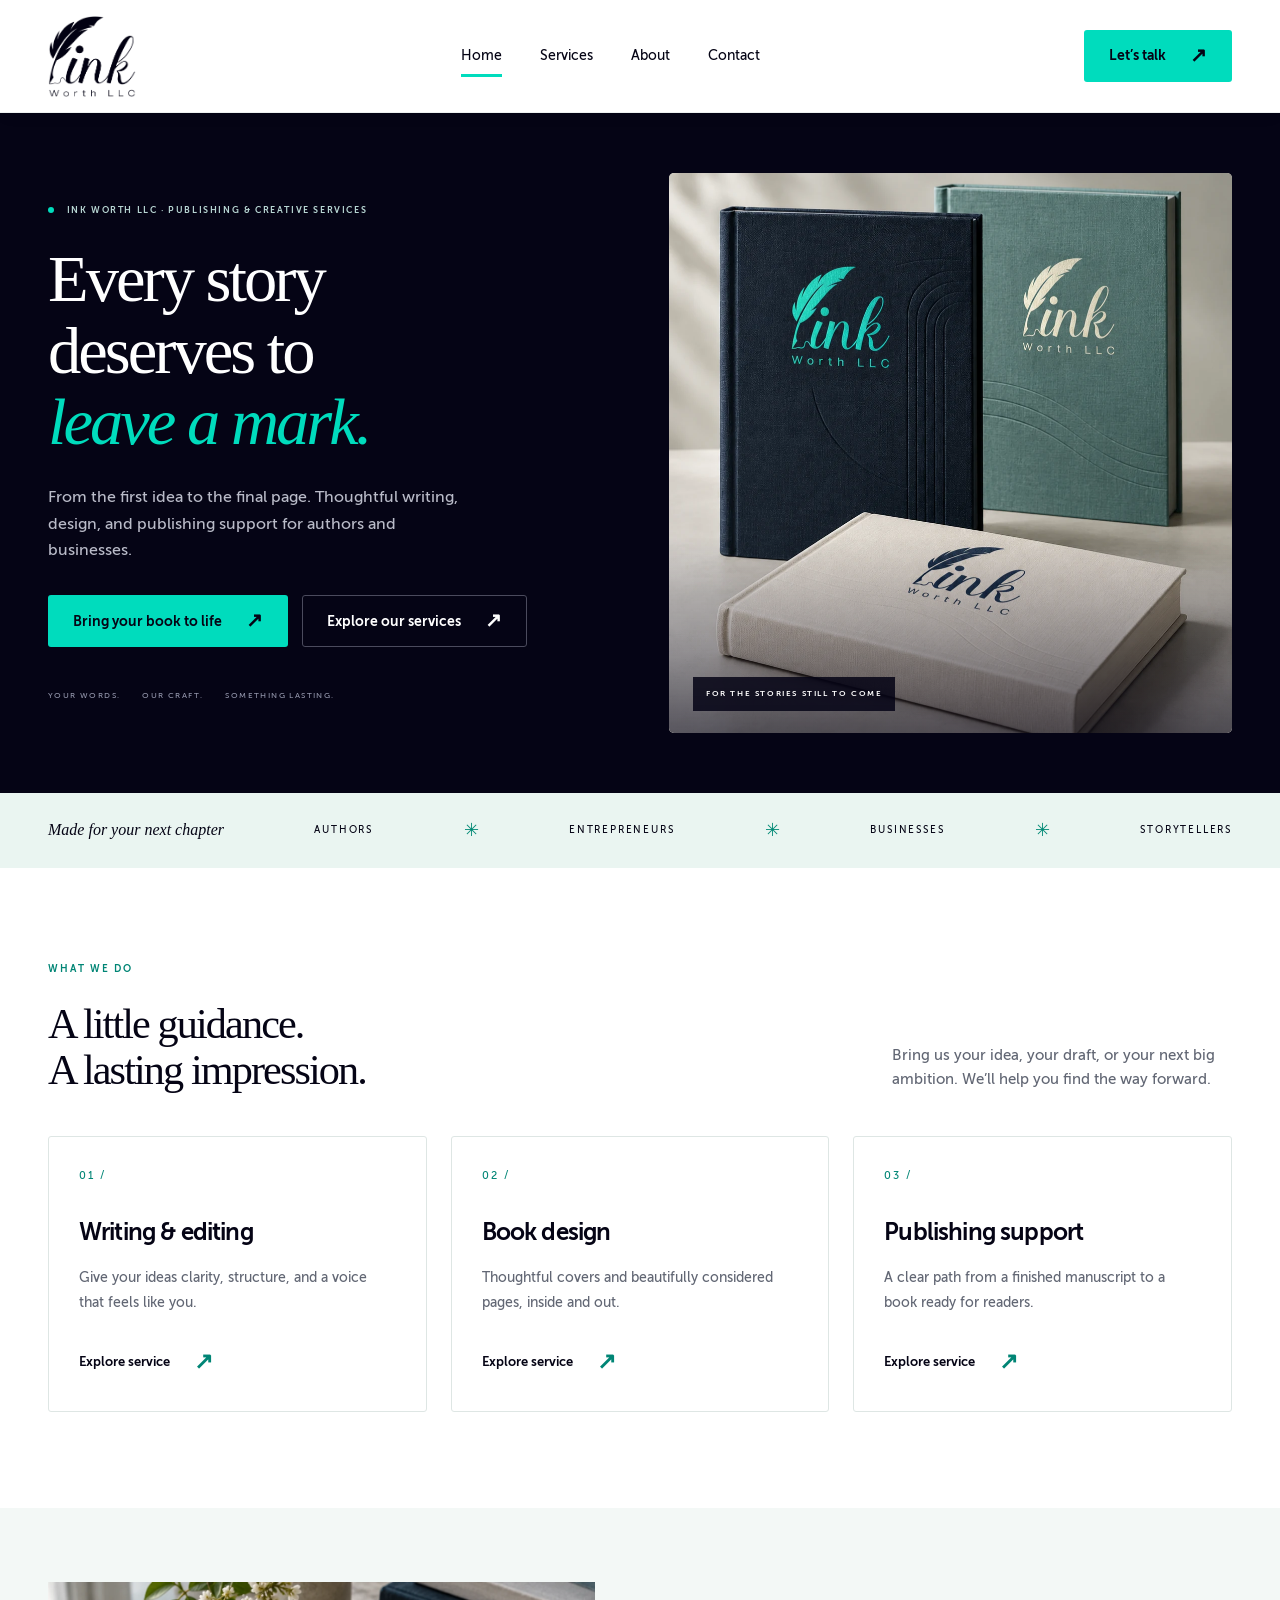
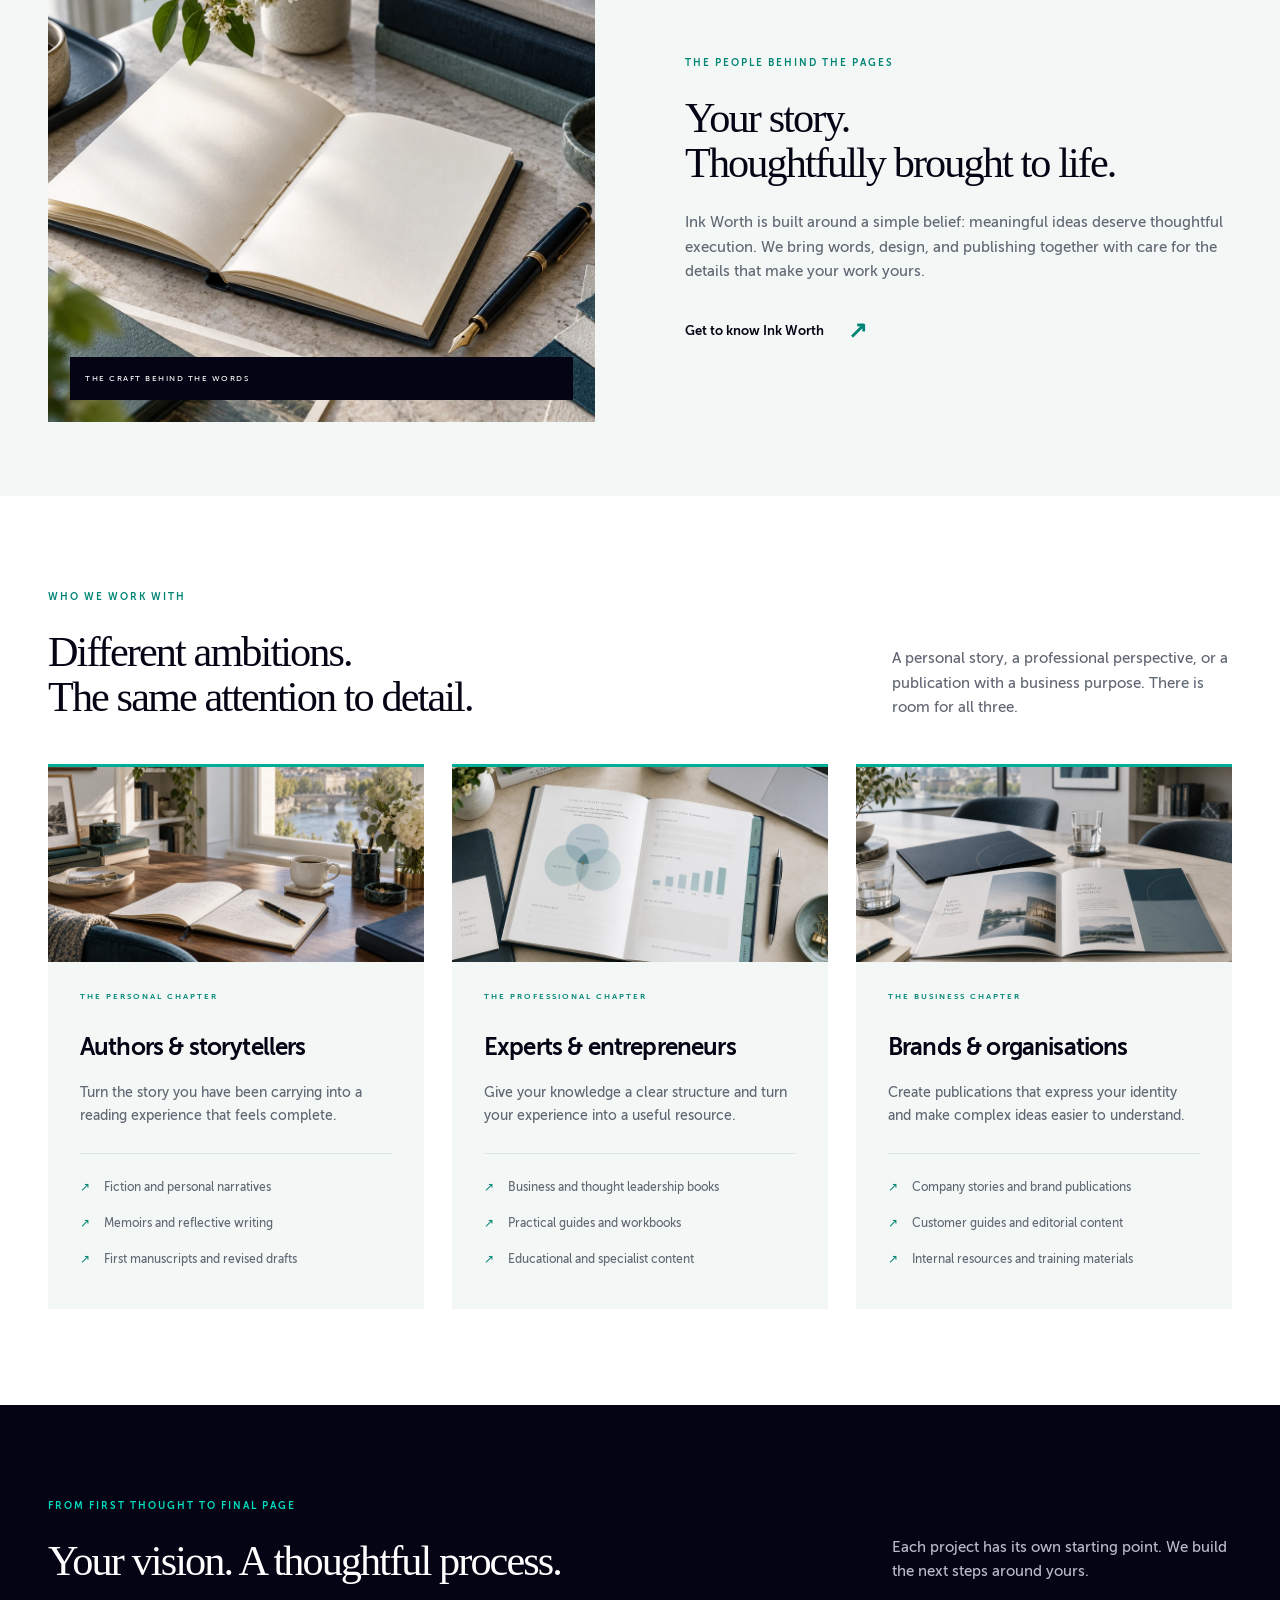
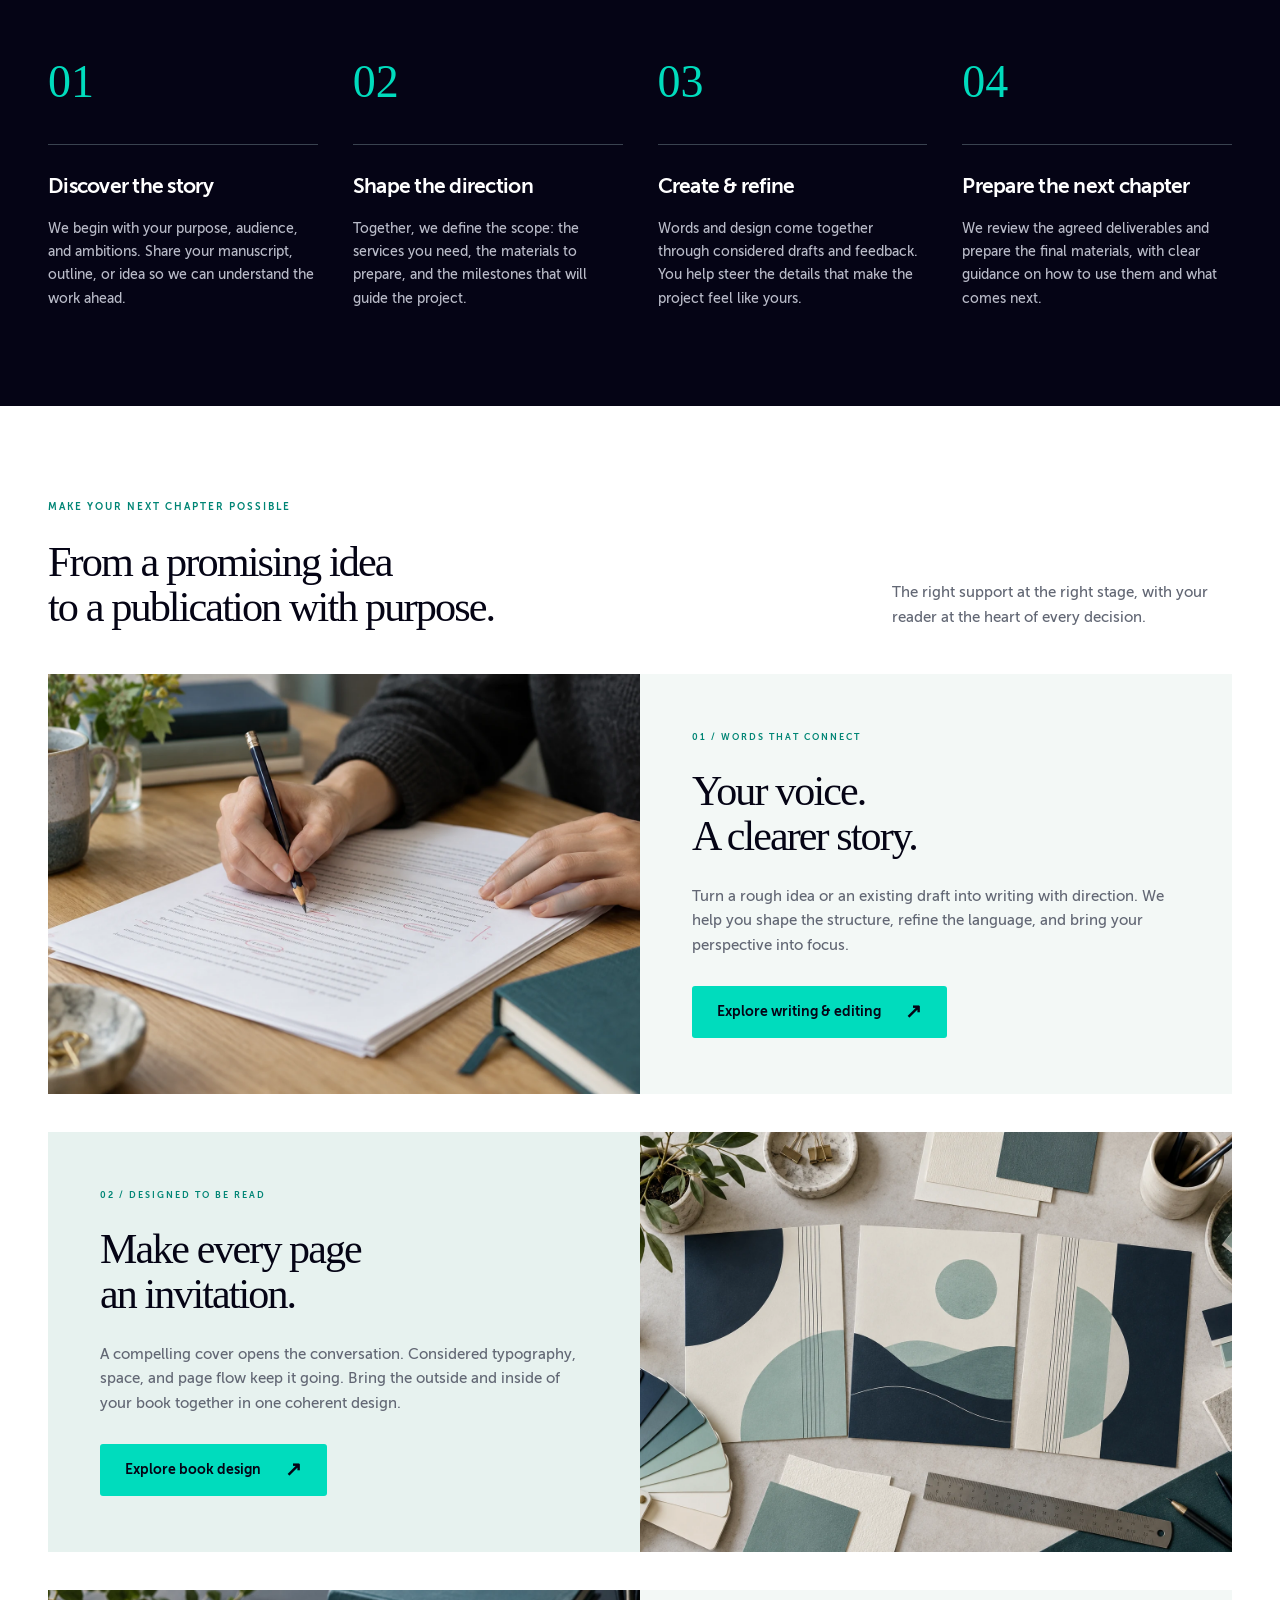
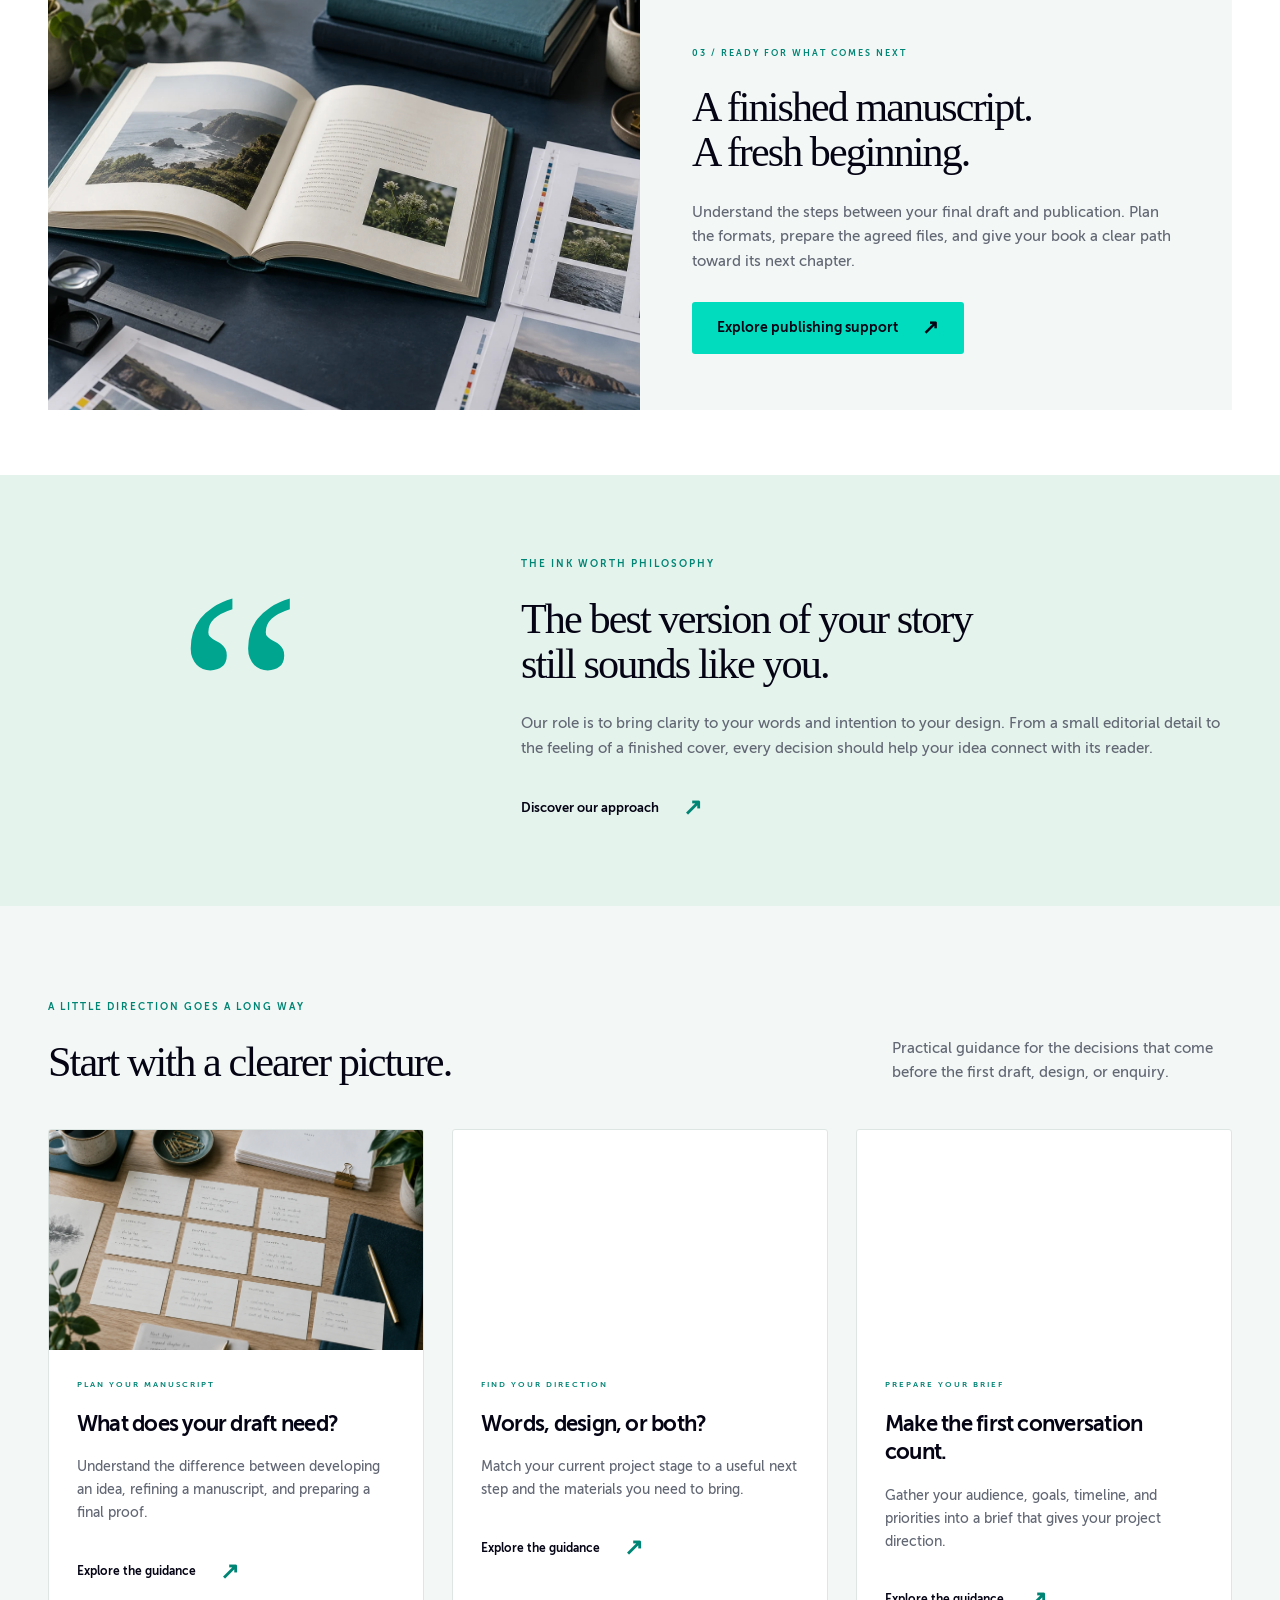
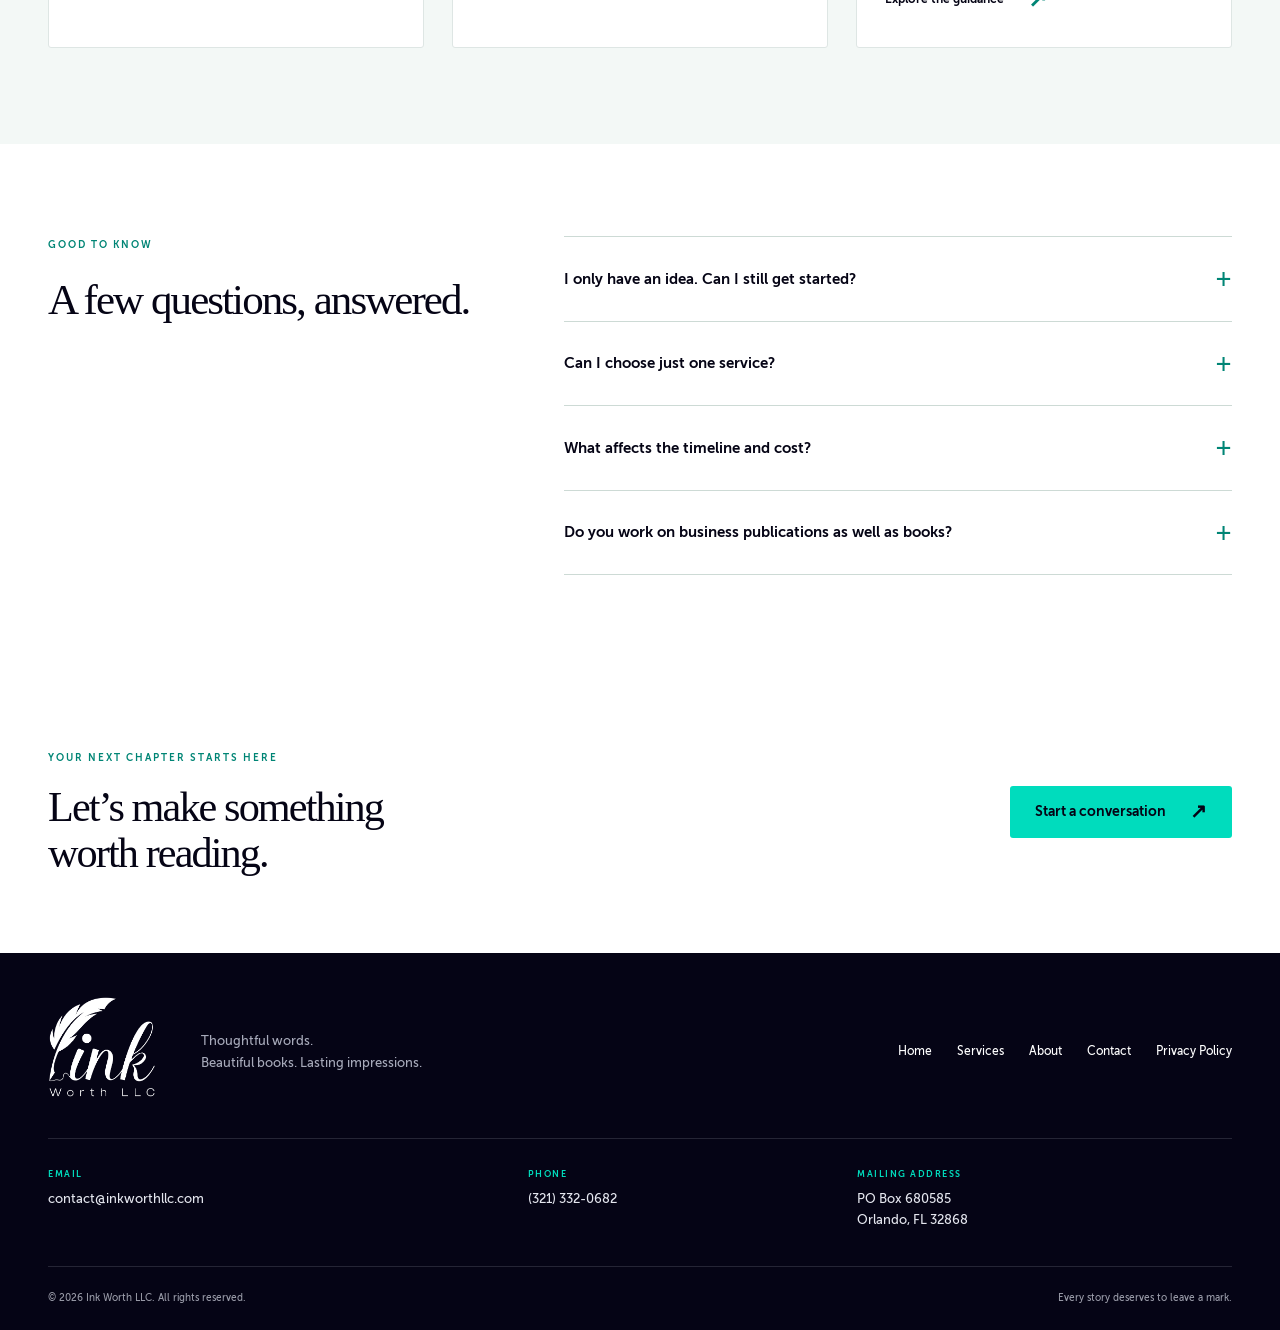
<file: index.html>
<!doctype html>
<html lang="en"><head><meta charset="utf-8"><meta name="viewport" content="width=device-width, initial-scale=1"><meta name="theme-color" content="#050415"><title>Ink Worth LLC | Every story deserves to leave a mark</title><meta name="description" content="Ink Worth LLC — thoughtful writing, book design, and publishing support for authors and businesses."><link rel="icon" type="image/png" href="assets/brand/favicon.png"><link rel="stylesheet" href="assets/site.css?v=18f8a04f5883"><script src="assets/site.js?v=ba85b4d8c1e2" defer></script><link rel="stylesheet" href="assets/details.css?v=ebef91e0d44c"><link rel="stylesheet" href="assets/photography.css?v=b8f21dc80476"></head><body><a class="skip-link" href="#main">Skip to content</a><header class="site-header"><div class="container header-inner"><a class="logo" href="index.html" aria-label="Ink Worth LLC home"><img src="assets/brand/logo-dark.png" alt="Ink Worth LLC" width="88" height="81"></a><button class="menu-toggle" aria-expanded="false" aria-controls="main-nav">Menu <span aria-hidden="true">☰</span></button><nav id="main-nav" aria-label="Main navigation"><a href="index.html" aria-current="page">Home</a><a href="services.html">Services</a><a href="about.html">About</a><a href="contact.html">Contact</a></nav><a class="button header-cta" href="contact.html">Let’s talk <span aria-hidden="true">↗</span></a></div></header><main id="main"><section class="hero"><div class="container hero-grid"><div class="hero-copy"><span class="eyebrow"><span class="dot"></span> INK WORTH LLC · PUBLISHING & CREATIVE SERVICES</span><h1>Every story<br>deserves to<br><em>leave a mark.</em></h1><p>From the first idea to the final page. Thoughtful writing, design, and publishing support for authors and businesses.</p><div class="hero-actions"><a class="button " href="contact.html">Bring your book to life<span aria-hidden="true">↗</span></a><a class="button secondary" href="services.html">Explore our services<span aria-hidden="true">↗</span></a></div><div class="hero-note"><span>YOUR WORDS.</span><span>OUR CRAFT.</span><span>SOMETHING LASTING.</span></div></div><div class="hero-photograph"><img class="" src="assets/photos/banner-branded.webp" alt="Navy, teal, and ivory clothbound books bearing the Ink Worth LLC logo" width="1122" height="1402" loading="eager" decoding="async" fetchpriority="high"><div class="photo-caption"><span class="eyebrow">FOR THE STORIES STILL TO COME</span><p>Something worth writing.<br>Something worth holding.</p><span class="photo-caption-rule"></span></div></div></div></section><div class="focus-strip"><div class="container"><span>Made for your next chapter</span><span>AUTHORS</span><b>✳</b><span>ENTREPRENEURS</span><b>✳</b><span>BUSINESSES</span><b>✳</b><span>STORYTELLERS</span></div></div><section class="section container"><div class="section-heading"><div><span class="eyebrow">WHAT WE DO</span><h2>A little guidance.<br>A lasting impression.</h2></div><p>Bring us your idea, your draft, or your next big ambition. We’ll help you find the way forward.</p></div><div class="cards"><a class="service-card" href="services.html#writing"><span class="card-number">01 /</span><h3>Writing & editing</h3><p>Give your ideas clarity, structure, and a voice that feels like you.</p><span class="text-link">Explore service <span aria-hidden="true">↗</span></span></a><a class="service-card" href="services.html#design"><span class="card-number">02 /</span><h3>Book design</h3><p>Thoughtful covers and beautifully considered pages, inside and out.</p><span class="text-link">Explore service <span aria-hidden="true">↗</span></span></a><a class="service-card" href="services.html#publishing"><span class="card-number">03 /</span><h3>Publishing support</h3><p>A clear path from a finished manuscript to a book ready for readers.</p><span class="text-link">Explore service <span aria-hidden="true">↗</span></span></a></div></section><section class="about-preview"><div class="container split"><div class="editorial-photo"><img class="" src="assets/photos/editorial-craft.webp" alt="An open stitched book and fountain pen on pale stone" width="1536" height="1024" loading="lazy" decoding="async"><span class="image-label">THE CRAFT BEHIND THE WORDS</span></div><div><span class="eyebrow">THE PEOPLE BEHIND THE PAGES</span><h2>Your story.<br>Thoughtfully brought to life.</h2><p>Ink Worth is built around a simple belief: meaningful ideas deserve thoughtful execution. We bring words, design, and publishing together with care for the details that make your work yours.</p><a class="text-link" href="about.html">Get to know Ink Worth <span aria-hidden="true">↗</span></a></div></div></section><section class="section container"><div class="section-heading"><div><span class="eyebrow">WHO WE WORK WITH</span><h2>Different ambitions.<br>The same attention to detail.</h2></div><p>A personal story, a professional perspective, or a publication with a business purpose. There is room for all three.</p></div><div class="audience-grid"><article class="audience-card"><div class="audience-photo"><img class="" src="assets/photos/author-desk.webp" alt="A quiet author workspace beside a sunlit window" width="1536" height="1024" loading="lazy" decoding="async"></div><span class="eyebrow">THE PERSONAL CHAPTER</span><h3>Authors & storytellers</h3><p>Turn the story you have been carrying into a reading experience that feels complete.</p><ul class="check-list"><li>Fiction and personal narratives</li><li>Memoirs and reflective writing</li><li>First manuscripts and revised drafts</li></ul></article><article class="audience-card"><div class="audience-photo"><img class="" src="assets/photos/expert-workbook.webp" alt="A structured workbook with teal tabs and a laptop" width="1536" height="1024" loading="lazy" decoding="async"></div><span class="eyebrow">THE PROFESSIONAL CHAPTER</span><h3>Experts & entrepreneurs</h3><p>Give your knowledge a clear structure and turn your experience into a useful resource.</p><ul class="check-list"><li>Business and thought leadership books</li><li>Practical guides and workbooks</li><li>Educational and specialist content</li></ul></article><article class="audience-card"><div class="audience-photo"><img class="" src="assets/photos/brand-publication.webp" alt="An editorial brochure and presentation folder on a meeting table" width="1536" height="1024" loading="lazy" decoding="async"></div><span class="eyebrow">THE BUSINESS CHAPTER</span><h3>Brands & organisations</h3><p>Create publications that express your identity and make complex ideas easier to understand.</p><ul class="check-list"><li>Company stories and brand publications</li><li>Customer guides and editorial content</li><li>Internal resources and training materials</li></ul></article></div></section><section class="journey section"><div class="container"><div class="section-heading"><div><span class="eyebrow">FROM FIRST THOUGHT TO FINAL PAGE</span><h2>Your vision. A thoughtful process.</h2></div><p>Each project has its own starting point. We build the next steps around yours.</p></div><div class="journey-grid"><article class="journey-step"><span class="step-index">01</span><h3>Discover the story</h3><p>We begin with your purpose, audience, and ambitions. Share your manuscript, outline, or idea so we can understand the work ahead.</p></article><article class="journey-step"><span class="step-index">02</span><h3>Shape the direction</h3><p>Together, we define the scope: the services you need, the materials to prepare, and the milestones that will guide the project.</p></article><article class="journey-step"><span class="step-index">03</span><h3>Create & refine</h3><p>Words and design come together through considered drafts and feedback. You help steer the details that make the project feel like yours.</p></article><article class="journey-step"><span class="step-index">04</span><h3>Prepare the next chapter</h3><p>We review the agreed deliverables and prepare the final materials, with clear guidance on how to use them and what comes next.</p></article></div></div></section><section class="section container feature-collection"><div class="section-heading"><div><span class="eyebrow">MAKE YOUR NEXT CHAPTER POSSIBLE</span><h2>From a promising idea<br>to a publication with purpose.</h2></div><p>The right support at the right stage, with your reader at the heart of every decision.</p></div><section class="photo-feature "><div class="feature-photo"><img class="" src="assets/photos/manuscript-editing.webp" alt="An editor reviewing a manuscript with a pencil" width="1536" height="1024" loading="lazy" decoding="async"></div><div class="feature-copy"><span class="eyebrow">01 / WORDS THAT CONNECT</span><h2>Your voice.<br>A clearer story.</h2><p>Turn a rough idea or an existing draft into writing with direction. We help you shape the structure, refine the language, and bring your perspective into focus.</p><a class="button" href="services.html#writing">Explore writing & editing<span aria-hidden="true">↗</span></a></div></section><section class="photo-feature reverse"><div class="feature-photo"><img class="" src="assets/photos/cover-design.webp" alt="Navy and teal cover concepts arranged with paper and color samples" width="1536" height="1024" loading="lazy" decoding="async"></div><div class="feature-copy"><span class="eyebrow">02 / DESIGNED TO BE READ</span><h2>Make every page<br>an invitation.</h2><p>A compelling cover opens the conversation. Considered typography, space, and page flow keep it going. Bring the outside and inside of your book together in one coherent design.</p><a class="button" href="services.html#design">Explore book design<span aria-hidden="true">↗</span></a></div></section><section class="photo-feature "><div class="feature-photo"><img class="" src="assets/photos/publishing-proof.webp" alt="An open hardcover book and publication proofs on a navy workbench" width="1536" height="1024" loading="lazy" decoding="async"></div><div class="feature-copy"><span class="eyebrow">03 / READY FOR WHAT COMES NEXT</span><h2>A finished manuscript.<br>A fresh beginning.</h2><p>Understand the steps between your final draft and publication. Plan the formats, prepare the agreed files, and give your book a clear path toward its next chapter.</p><a class="button" href="services.html#publishing">Explore publishing support<span aria-hidden="true">↗</span></a></div></section></section><section class="editorial-band"><div class="container split"><span class="large-quote" aria-hidden="true">“</span><div><span class="eyebrow">THE INK WORTH PHILOSOPHY</span><h2>The best version of your story<br>still sounds like you.</h2><p>Our role is to bring clarity to your words and intention to your design. From a small editorial detail to the feeling of a finished cover, every decision should help your idea connect with its reader.</p><a class="text-link" href="about.html">Discover our approach <span aria-hidden="true">↗</span></a></div></div></section><section class="resource-section section"><div class="container"><div class="section-heading"><div><span class="eyebrow">A LITTLE DIRECTION GOES A LONG WAY</span><h2>Start with a clearer picture.</h2></div><p>Practical guidance for the decisions that come before the first draft, design, or enquiry.</p></div><div class="resource-grid"><a class="resource-card" href="services.html#writing"><div class="resource-image"><img class="" src="assets/photos/draft-planning.webp" alt="Index cards arranged into a book outline" width="1536" height="1024" loading="lazy" decoding="async"></div><div class="resource-copy"><span class="eyebrow">PLAN YOUR MANUSCRIPT</span><h3>What does your draft need?</h3><p>Understand the difference between developing an idea, refining a manuscript, and preparing a final proof.</p><span class="text-link">Explore the guidance <span aria-hidden="true">↗</span></span></div></a><a class="resource-card" href="services.html#project-stage"><div class="resource-image"><img class="" src="assets/photos/design-direction.webp" alt="Paper and binding cloth samples for book design" width="1536" height="1024" loading="lazy" decoding="async"></div><div class="resource-copy"><span class="eyebrow">FIND YOUR DIRECTION</span><h3>Words, design, or both?</h3><p>Match your current project stage to a useful next step and the materials you need to bring.</p><span class="text-link">Explore the guidance <span aria-hidden="true">↗</span></span></div></a><a class="resource-card" href="contact.html#prepare-brief"><div class="resource-image"><img class="" src="assets/photos/project-brief.webp" alt="A project brief, reading glasses, and a teal notebook" width="1536" height="1024" loading="lazy" decoding="async"></div><div class="resource-copy"><span class="eyebrow">PREPARE YOUR BRIEF</span><h3>Make the first conversation count.</h3><p>Gather your audience, goals, timeline, and priorities into a brief that gives your project direction.</p><span class="text-link">Explore the guidance <span aria-hidden="true">↗</span></span></div></a></div></div></section><section class="section container faq-section"><div class="section-heading"><div><span class="eyebrow">GOOD TO KNOW</span><h2>A few questions, answered.</h2></div></div><div class="faq-list"><details><summary>I only have an idea. Can I still get started?<span aria-hidden="true">+</span></summary><div class="faq-answer"><p>Yes. A short outline, a few notes, or a description of your audience is a useful starting point. The first step is to clarify what you want to create and identify the support that would help you move forward.</p></div></details><details><summary>Can I choose just one service?<span aria-hidden="true">+</span></summary><div class="faq-answer"><p>You can discuss a focused piece of work, such as editing an existing draft or designing a cover, as well as support across several stages. The scope is agreed around your project.</p></div></details><details><summary>What affects the timeline and cost?<span aria-hidden="true">+</span></summary><div class="faq-answer"><p>Manuscript length, its current condition, design complexity, required formats, and the amount of revision all affect the scope. Share these details and any target date so the work can be planned realistically.</p></div></details><details><summary>Do you work on business publications as well as books?<span aria-hidden="true">+</span></summary><div class="faq-answer"><p>The same care for words and design applies to business guides, workbooks, brand stories, and educational materials. Tell us the purpose and who will read it so we can discuss the right approach.</p></div></details></div></section><section class="cta container"><div><span class="eyebrow">YOUR NEXT CHAPTER STARTS HERE</span><h2>Let’s make something<br>worth reading.</h2></div><a class="button " href="contact.html">Start a conversation<span aria-hidden="true">↗</span></a></section></main><footer><div class="container footer-top"><a href="index.html" aria-label="Ink Worth LLC home"><img src="assets/brand/logo-light.png" width="108" height="100" alt="Ink Worth LLC"></a><p>Thoughtful words.<br>Beautiful books. Lasting impressions.</p><nav aria-label="Footer navigation"><a href="index.html" aria-current="page">Home</a><a href="services.html">Services</a><a href="about.html">About</a><a href="contact.html">Contact</a><a href="privacy-policy.html">Privacy Policy</a></nav></div><div class="container"><address class="contact-details contact-details--footer"><div><span class="contact-label">Email</span><a href="mailto:contact@inkworthllc.com">contact@inkworthllc.com</a></div><div><span class="contact-label">Phone</span><a href="tel:+13213320682">(321) 332-0682</a></div><div><span class="contact-label">Mailing address</span><span>PO Box 680585<br>Orlando, FL 32868</span></div></address></div><div class="container footer-bottom"><span>© 2026 Ink Worth LLC. All rights reserved.</span><span>Every story deserves to leave a mark.</span></div></footer></body></html>
</file>
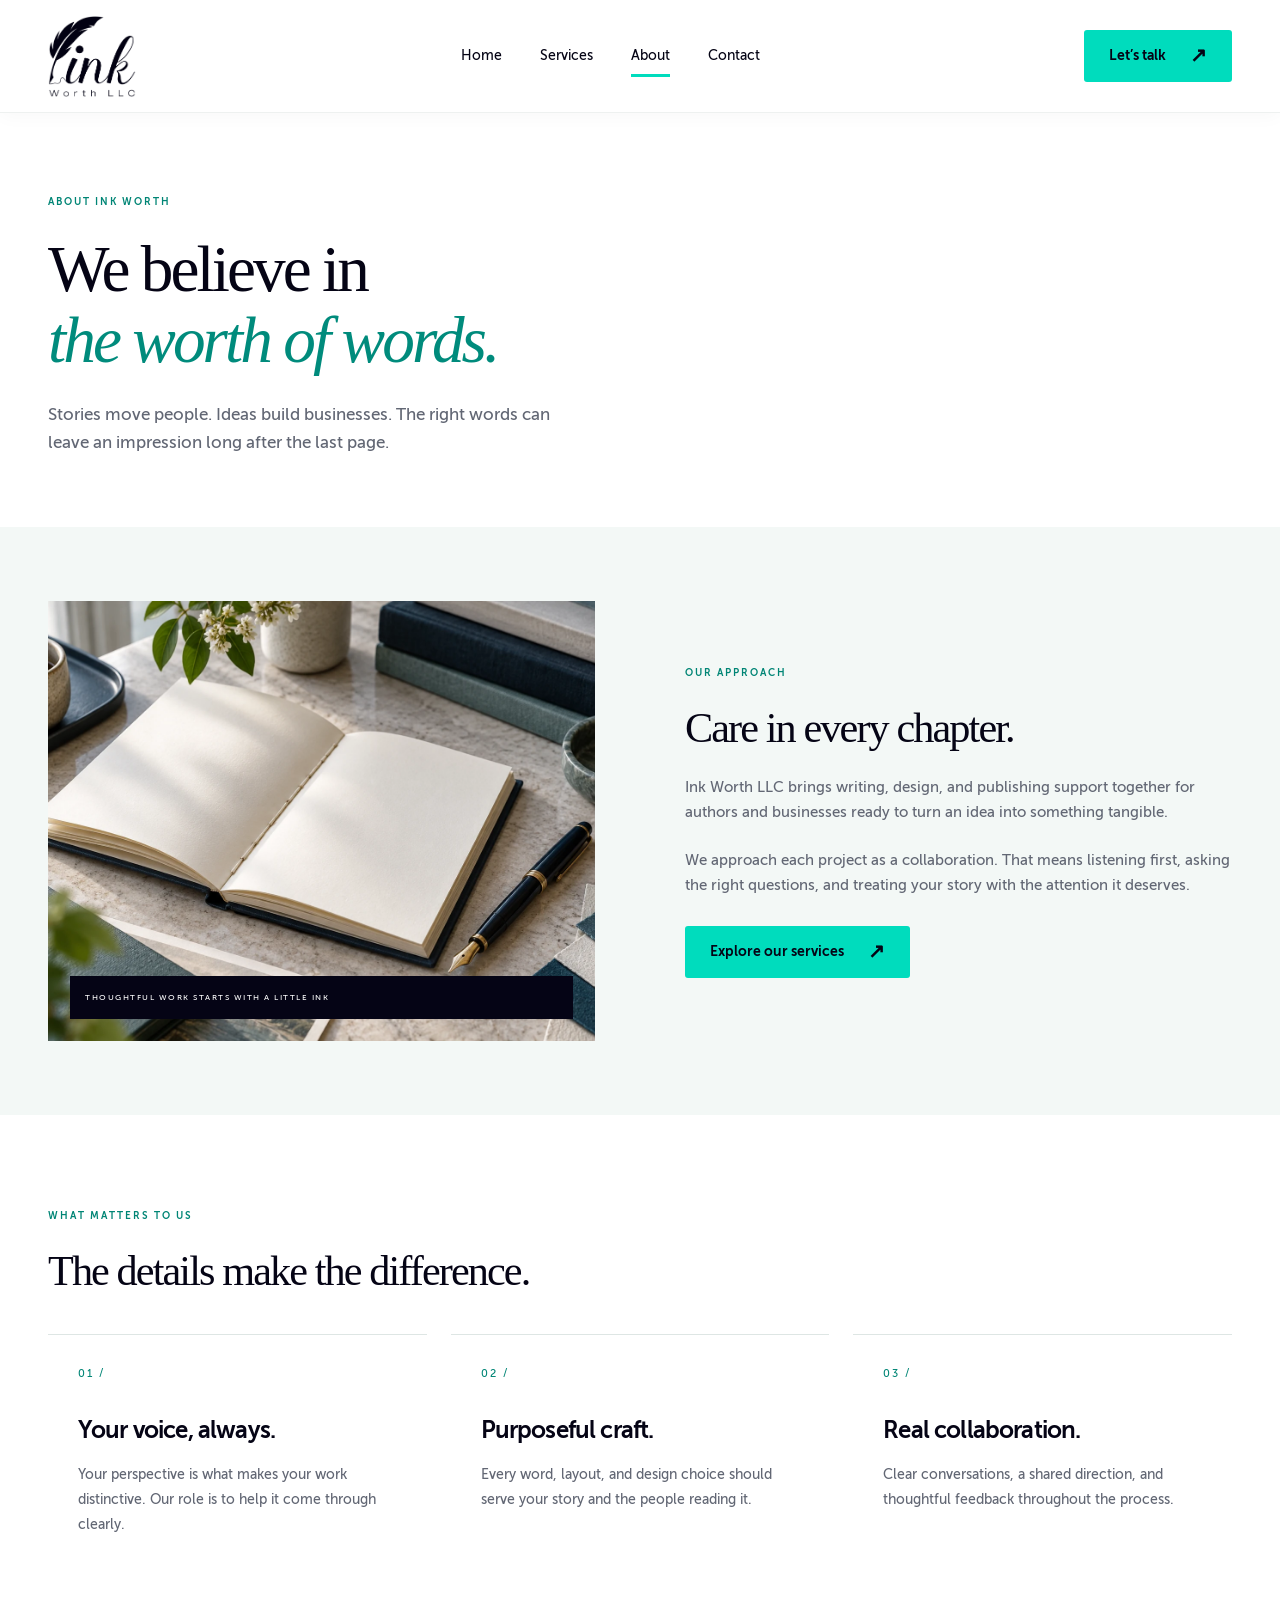
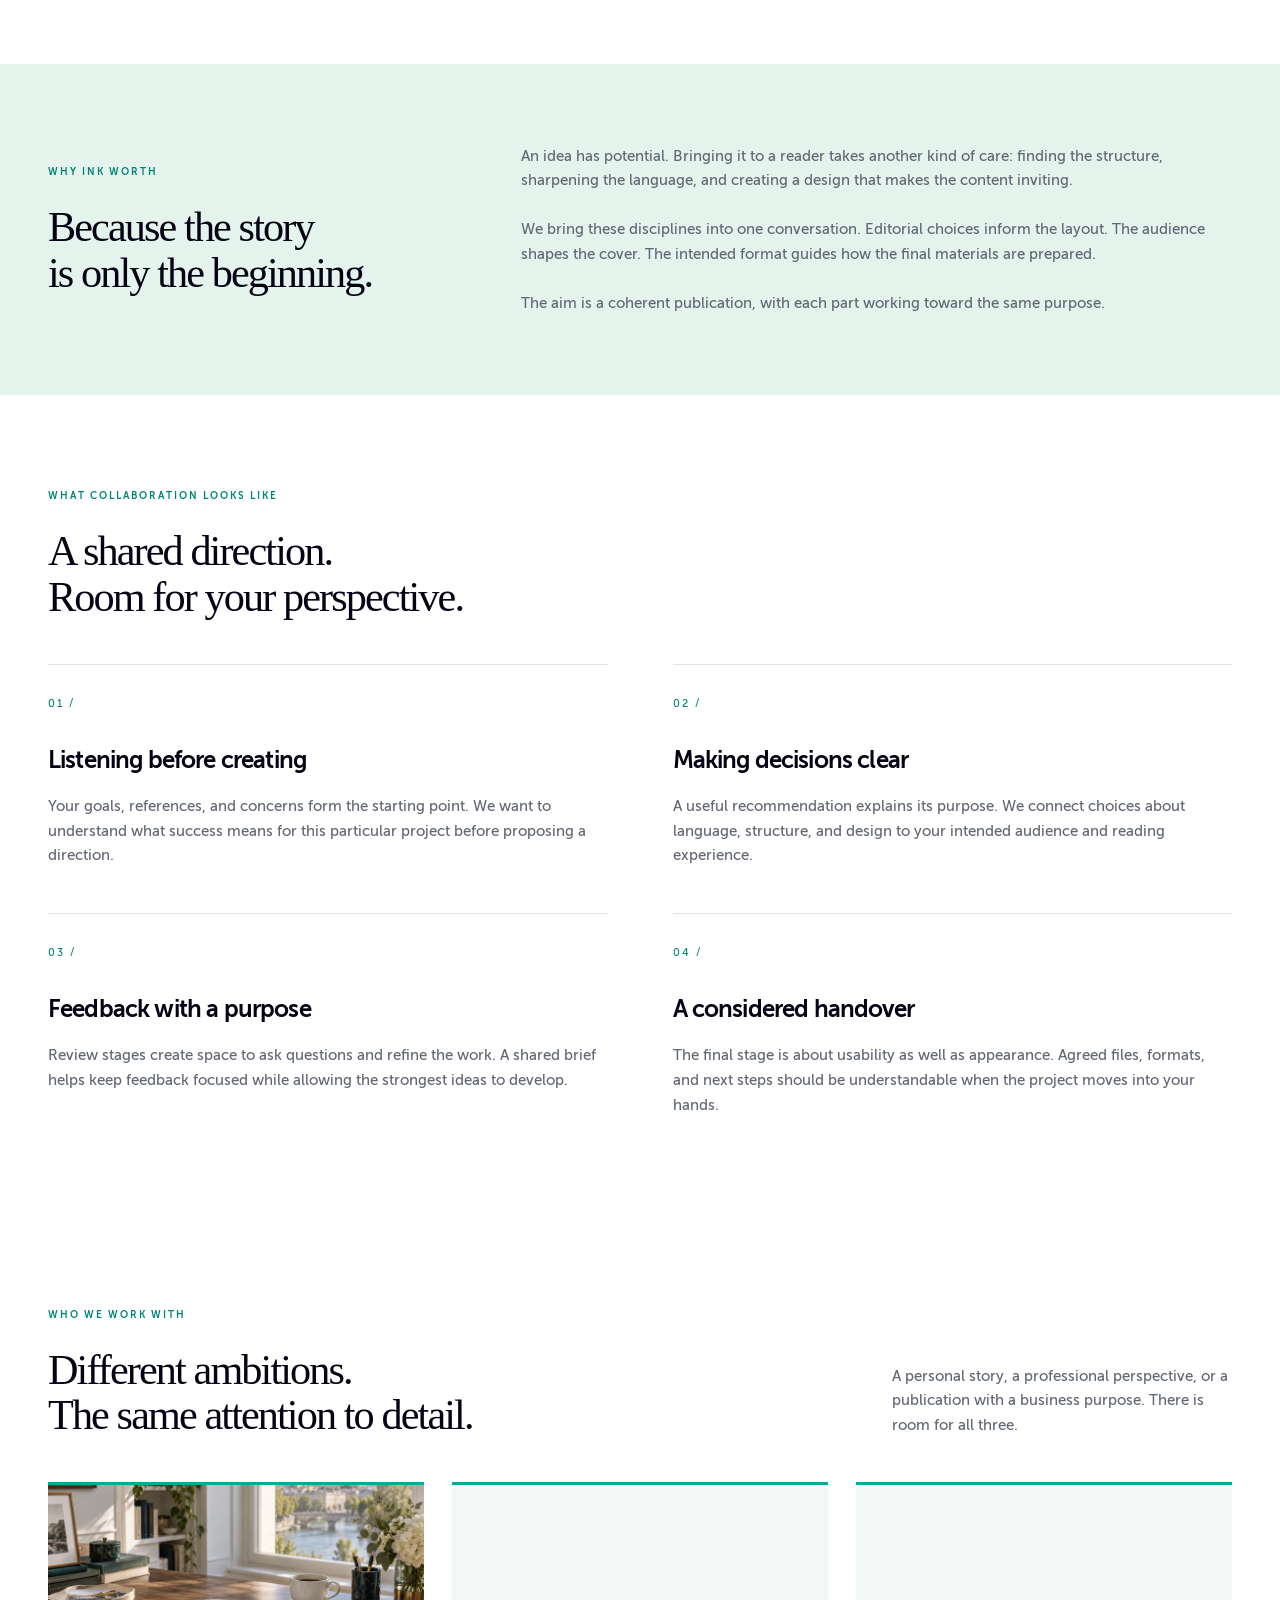
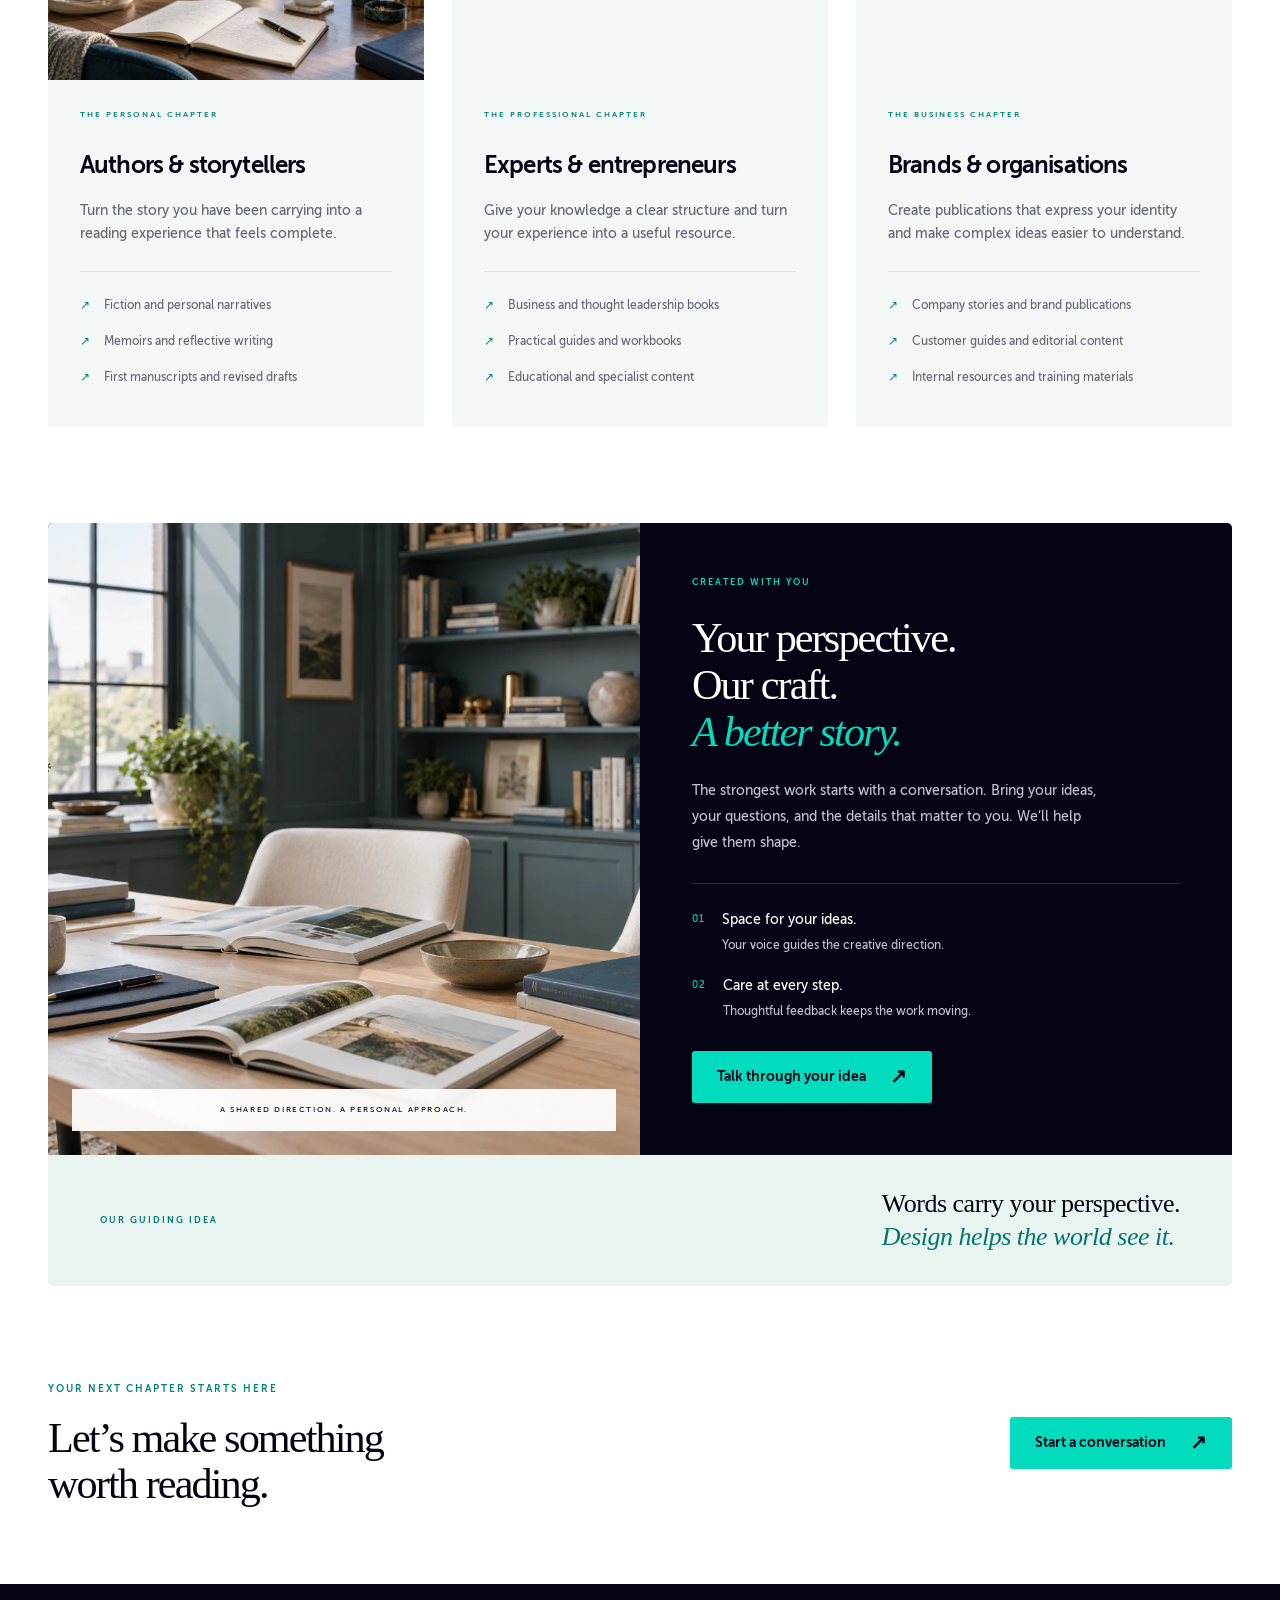
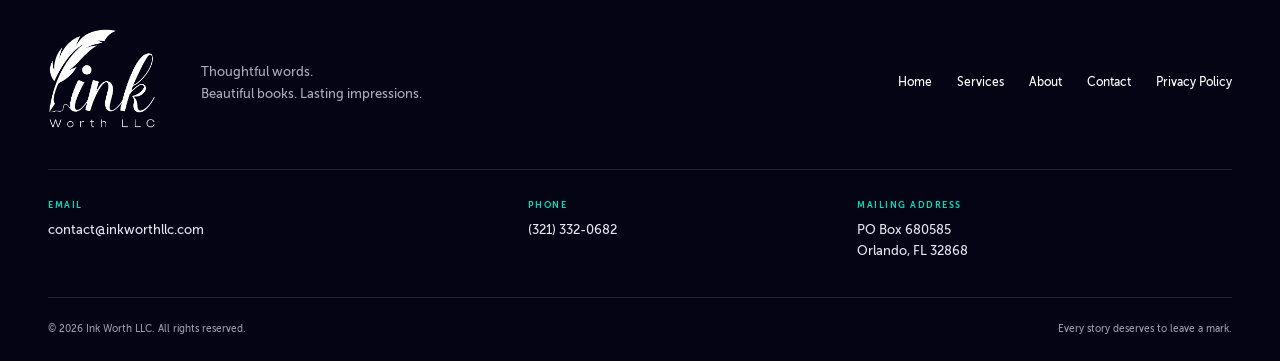
<file: about.html>
<!doctype html>
<html lang="en"><head><meta charset="utf-8"><meta name="viewport" content="width=device-width, initial-scale=1"><meta name="theme-color" content="#050415"><title>About | Ink Worth LLC</title><meta name="description" content="Ink Worth LLC — thoughtful writing, book design, and publishing support for authors and businesses."><link rel="icon" type="image/png" href="assets/brand/favicon.png"><link rel="stylesheet" href="assets/site.css?v=18f8a04f5883"><script src="assets/site.js?v=ba85b4d8c1e2" defer></script><link rel="stylesheet" href="assets/details.css?v=ebef91e0d44c"><link rel="stylesheet" href="assets/photography.css?v=b8f21dc80476"></head><body><a class="skip-link" href="#main">Skip to content</a><header class="site-header"><div class="container header-inner"><a class="logo" href="index.html" aria-label="Ink Worth LLC home"><img src="assets/brand/logo-dark.png" alt="Ink Worth LLC" width="88" height="81"></a><button class="menu-toggle" aria-expanded="false" aria-controls="main-nav">Menu <span aria-hidden="true">☰</span></button><nav id="main-nav" aria-label="Main navigation"><a href="index.html">Home</a><a href="services.html">Services</a><a href="about.html" aria-current="page">About</a><a href="contact.html">Contact</a></nav><a class="button header-cta" href="contact.html">Let’s talk <span aria-hidden="true">↗</span></a></div></header><main id="main"><section class="page-intro container"><span class="eyebrow">ABOUT INK WORTH</span><h1>We believe in<br><em>the worth of words.</em></h1><p>Stories move people. Ideas build businesses. The right words can leave an impression long after the last page.</p></section><section class="about-preview"><div class="container split"><div class="editorial-photo"><img class="" src="assets/photos/editorial-craft.webp" alt="An open stitched book and fountain pen on pale stone" width="1536" height="1024" loading="lazy" decoding="async"><span class="image-label">THOUGHTFUL WORK STARTS WITH A LITTLE INK</span></div><div><span class="eyebrow">OUR APPROACH</span><h2>Care in every chapter.</h2><p>Ink Worth LLC brings writing, design, and publishing support together for authors and businesses ready to turn an idea into something tangible.</p><p>We approach each project as a collaboration. That means listening first, asking the right questions, and treating your story with the attention it deserves.</p><a class="button " href="services.html">Explore our services<span aria-hidden="true">↗</span></a></div></div></section><section class="section container"><span class="eyebrow">WHAT MATTERS TO US</span><h2>The details make the difference.</h2><div class="cards"><div class="value-card"><span class="card-number">01 /</span><h3>Your voice, always.</h3><p>Your perspective is what makes your work distinctive. Our role is to help it come through clearly.</p></div><div class="value-card"><span class="card-number">02 /</span><h3>Purposeful craft.</h3><p>Every word, layout, and design choice should serve your story and the people reading it.</p></div><div class="value-card"><span class="card-number">03 /</span><h3>Real collaboration.</h3><p>Clear conversations, a shared direction, and thoughtful feedback throughout the process.</p></div></div></section><section class="editorial-band"><div class="container split"><div><span class="eyebrow">WHY INK WORTH</span><h2>Because the story<br>is only the beginning.</h2></div><div><p>An idea has potential. Bringing it to a reader takes another kind of care: finding the structure, sharpening the language, and creating a design that makes the content inviting.</p><p>We bring these disciplines into one conversation. Editorial choices inform the layout. The audience shapes the cover. The intended format guides how the final materials are prepared.</p><p>The aim is a coherent publication, with each part working toward the same purpose.</p></div></div></section><section class="section container"><div class="section-heading"><div><span class="eyebrow">WHAT COLLABORATION LOOKS LIKE</span><h2>A shared direction.<br>Room for your perspective.</h2></div></div><div class="principle-grid"><article><span class="card-number">01 /</span><h3>Listening before creating</h3><p>Your goals, references, and concerns form the starting point. We want to understand what success means for this particular project before proposing a direction.</p></article><article><span class="card-number">02 /</span><h3>Making decisions clear</h3><p>A useful recommendation explains its purpose. We connect choices about language, structure, and design to your intended audience and reading experience.</p></article><article><span class="card-number">03 /</span><h3>Feedback with a purpose</h3><p>Review stages create space to ask questions and refine the work. A shared brief helps keep feedback focused while allowing the strongest ideas to develop.</p></article><article><span class="card-number">04 /</span><h3>A considered handover</h3><p>The final stage is about usability as well as appearance. Agreed files, formats, and next steps should be understandable when the project moves into your hands.</p></article></div></section><section class="section container"><div class="section-heading"><div><span class="eyebrow">WHO WE WORK WITH</span><h2>Different ambitions.<br>The same attention to detail.</h2></div><p>A personal story, a professional perspective, or a publication with a business purpose. There is room for all three.</p></div><div class="audience-grid"><article class="audience-card"><div class="audience-photo"><img class="" src="assets/photos/author-desk.webp" alt="A quiet author workspace beside a sunlit window" width="1536" height="1024" loading="lazy" decoding="async"></div><span class="eyebrow">THE PERSONAL CHAPTER</span><h3>Authors & storytellers</h3><p>Turn the story you have been carrying into a reading experience that feels complete.</p><ul class="check-list"><li>Fiction and personal narratives</li><li>Memoirs and reflective writing</li><li>First manuscripts and revised drafts</li></ul></article><article class="audience-card"><div class="audience-photo"><img class="" src="assets/photos/expert-workbook.webp" alt="A structured workbook with teal tabs and a laptop" width="1536" height="1024" loading="lazy" decoding="async"></div><span class="eyebrow">THE PROFESSIONAL CHAPTER</span><h3>Experts & entrepreneurs</h3><p>Give your knowledge a clear structure and turn your experience into a useful resource.</p><ul class="check-list"><li>Business and thought leadership books</li><li>Practical guides and workbooks</li><li>Educational and specialist content</li></ul></article><article class="audience-card"><div class="audience-photo"><img class="" src="assets/photos/brand-publication.webp" alt="An editorial brochure and presentation folder on a meeting table" width="1536" height="1024" loading="lazy" decoding="async"></div><span class="eyebrow">THE BUSINESS CHAPTER</span><h3>Brands & organisations</h3><p>Create publications that express your identity and make complex ideas easier to understand.</p><ul class="check-list"><li>Company stories and brand publications</li><li>Customer guides and editorial content</li><li>Internal resources and training materials</li></ul></article></div></section><section class="container collaboration-section" id="collaboration" aria-labelledby="collaboration-title"><div class="collaboration-layout"><div class="collaboration-image"><img class="" src="assets/photos/studio-conversation.webp" alt="Books and notebooks arranged in a bright, welcoming publishing studio" width="1536" height="1024" loading="lazy" decoding="async"><span class="collaboration-image-note">A SHARED DIRECTION. A PERSONAL APPROACH.</span></div><div class="collaboration-copy"><span class="eyebrow">CREATED WITH YOU</span><h2 id="collaboration-title">Your perspective.<br>Our craft.<br><em>A better story.</em></h2><p>The strongest work starts with a conversation. Bring your ideas, your questions, and the details that matter to you. We’ll help give them shape.</p><div class="collaboration-points"><div><span aria-hidden="true">01</span><p><strong>Space for your ideas.</strong>Your voice guides the creative direction.</p></div><div><span aria-hidden="true">02</span><p><strong>Care at every step.</strong>Thoughtful feedback keeps the work moving.</p></div></div><a class="button" href="contact.html">Talk through your idea <span aria-hidden="true">↗</span></a></div></div><div class="collaboration-principle"><span class="eyebrow">OUR GUIDING IDEA</span><p>Words carry your perspective.<br><em>Design helps the world see it.</em></p></div></section><section class="cta container"><div><span class="eyebrow">YOUR NEXT CHAPTER STARTS HERE</span><h2>Let’s make something<br>worth reading.</h2></div><a class="button " href="contact.html">Start a conversation<span aria-hidden="true">↗</span></a></section></main><footer><div class="container footer-top"><a href="index.html" aria-label="Ink Worth LLC home"><img src="assets/brand/logo-light.png" width="108" height="100" alt="Ink Worth LLC"></a><p>Thoughtful words.<br>Beautiful books. Lasting impressions.</p><nav aria-label="Footer navigation"><a href="index.html">Home</a><a href="services.html">Services</a><a href="about.html" aria-current="page">About</a><a href="contact.html">Contact</a><a href="privacy-policy.html">Privacy Policy</a></nav></div><div class="container"><address class="contact-details contact-details--footer"><div><span class="contact-label">Email</span><a href="mailto:contact@inkworthllc.com">contact@inkworthllc.com</a></div><div><span class="contact-label">Phone</span><a href="tel:+13213320682">(321) 332-0682</a></div><div><span class="contact-label">Mailing address</span><span>PO Box 680585<br>Orlando, FL 32868</span></div></address></div><div class="container footer-bottom"><span>© 2026 Ink Worth LLC. All rights reserved.</span><span>Every story deserves to leave a mark.</span></div></footer></body></html>
</file>
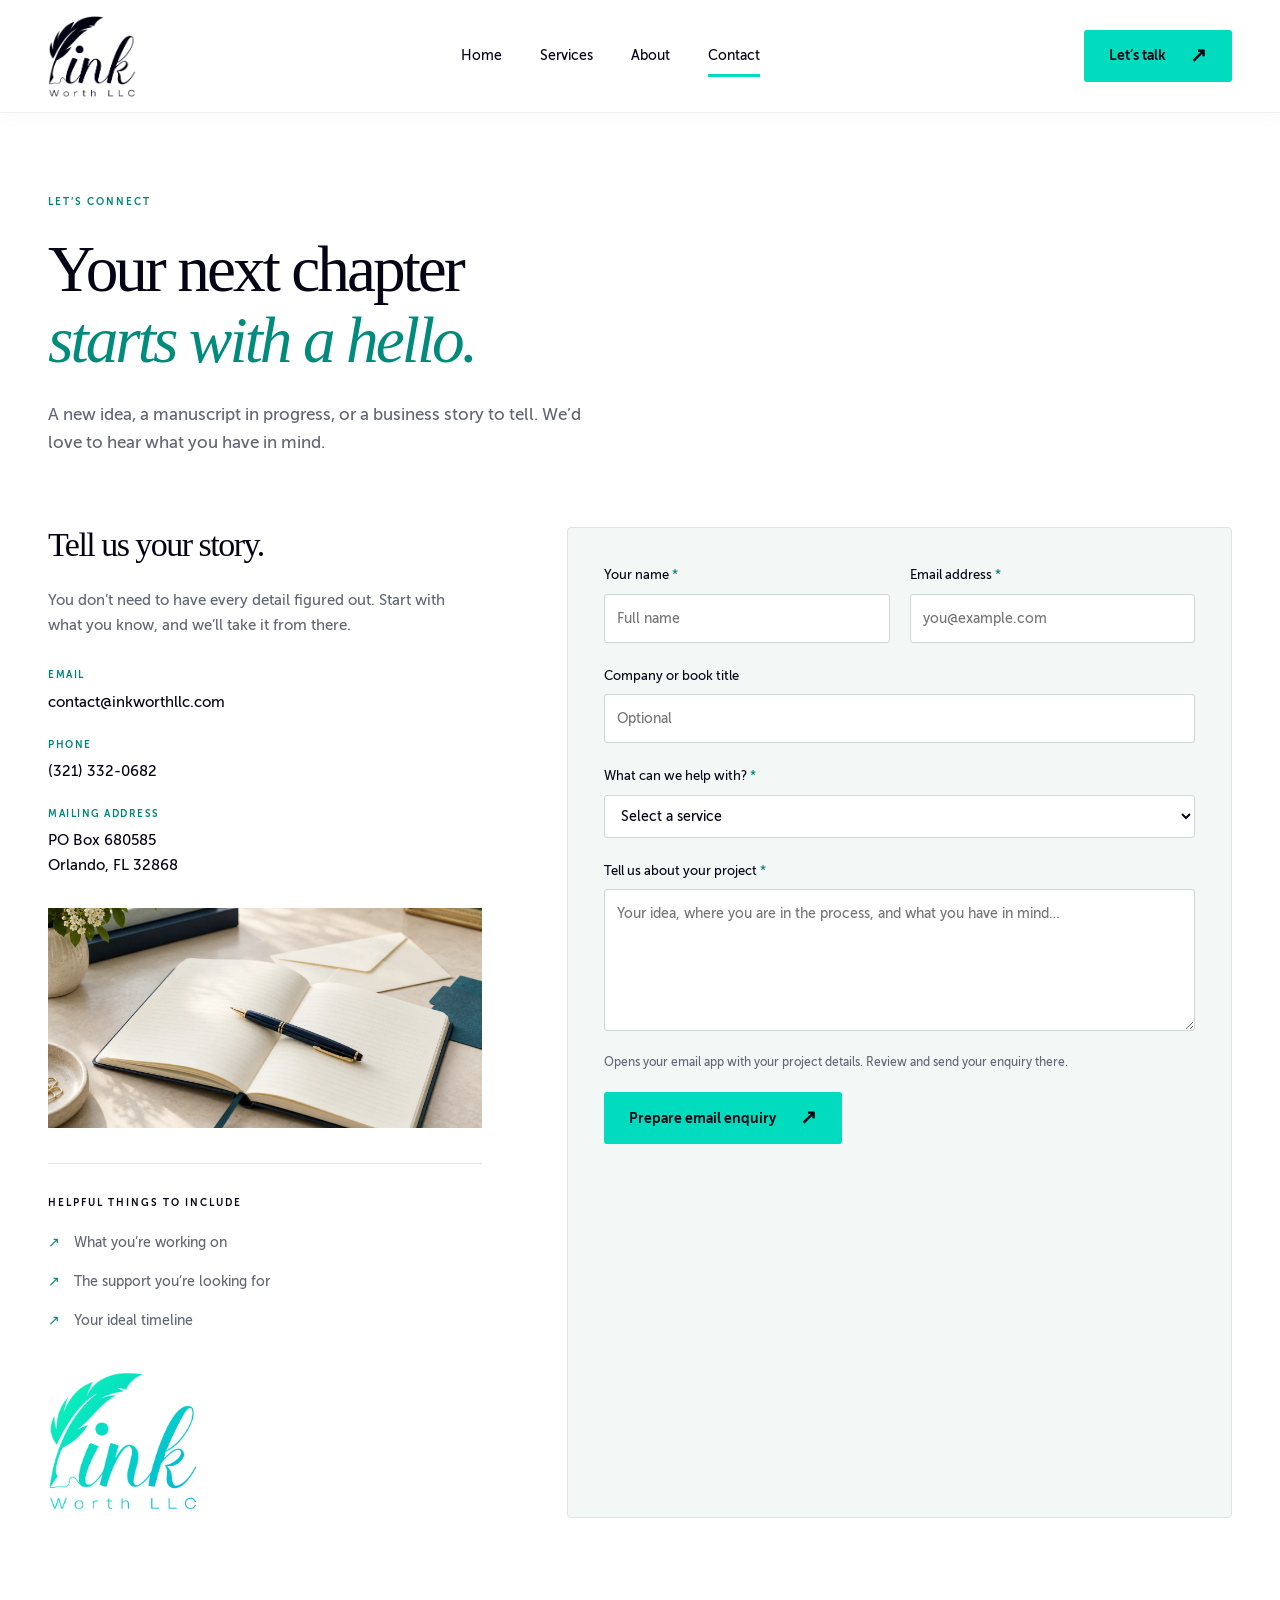
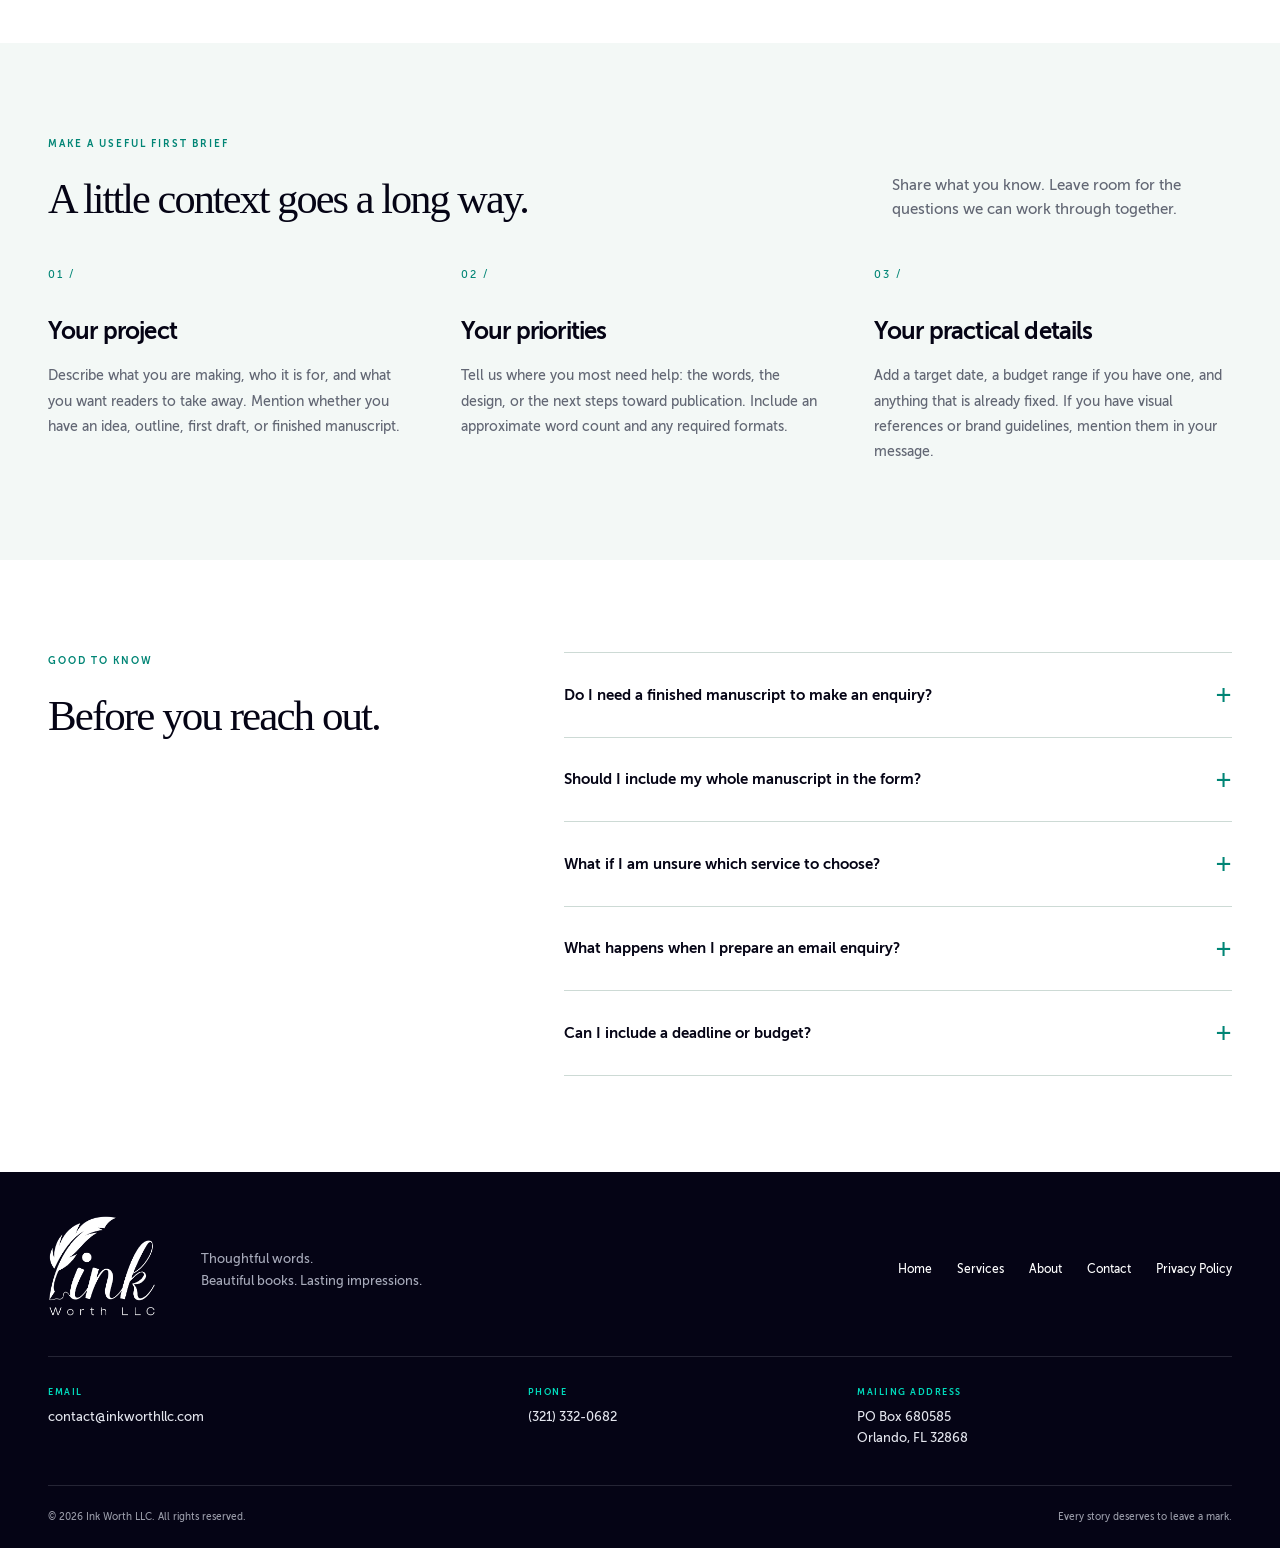
<file: contact.html>
<!doctype html>
<html lang="en"><head><meta charset="utf-8"><meta name="viewport" content="width=device-width, initial-scale=1"><meta name="theme-color" content="#050415"><title>Contact | Ink Worth LLC</title><meta name="description" content="Ink Worth LLC — thoughtful writing, book design, and publishing support for authors and businesses."><link rel="icon" type="image/png" href="assets/brand/favicon.png"><link rel="stylesheet" href="assets/site.css?v=18f8a04f5883"><script src="assets/site.js?v=ba85b4d8c1e2" defer></script><link rel="stylesheet" href="assets/details.css?v=ebef91e0d44c"><link rel="stylesheet" href="assets/photography.css?v=b8f21dc80476"></head><body><a class="skip-link" href="#main">Skip to content</a><header class="site-header"><div class="container header-inner"><a class="logo" href="index.html" aria-label="Ink Worth LLC home"><img src="assets/brand/logo-dark.png" alt="Ink Worth LLC" width="88" height="81"></a><button class="menu-toggle" aria-expanded="false" aria-controls="main-nav">Menu <span aria-hidden="true">☰</span></button><nav id="main-nav" aria-label="Main navigation"><a href="index.html">Home</a><a href="services.html">Services</a><a href="about.html">About</a><a href="contact.html" aria-current="page">Contact</a></nav><a class="button header-cta" href="contact.html">Let’s talk <span aria-hidden="true">↗</span></a></div></header><main id="main"><section class="page-intro container"><span class="eyebrow">LET’S CONNECT</span><h1>Your next chapter<br><em>starts with a hello.</em></h1><p>A new idea, a manuscript in progress, or a business story to tell. We’d love to hear what you have in mind.</p></section><section class="container contact-grid"><aside><h2>Tell us your story.</h2><p>You don’t need to have every detail figured out. Start with what you know, and we’ll take it from there.</p><address class="contact-details"><div><span class="contact-label">Email</span><a href="mailto:contact@inkworthllc.com">contact@inkworthllc.com</a></div><div><span class="contact-label">Phone</span><a href="tel:+13213320682">(321) 332-0682</a></div><div><span class="contact-label">Mailing address</span><span>PO Box 680585<br>Orlando, FL 32868</span></div></address><div class="contact-photograph"><img class="" src="assets/photos/contact-notebook.webp" alt="An open notebook, navy pen, and ivory envelope" width="1536" height="1024" loading="lazy" decoding="async"></div><div class="contact-note"><span class="eyebrow">HELPFUL THINGS TO INCLUDE</span><ul class="check-list"><li>What you’re working on</li><li>The support you’re looking for</li><li>Your ideal timeline</li></ul></div><img class="contact-logo" src="assets/brand/logo-color.png" alt="Ink Worth LLC" width="150" height="138"></aside><form id="enquiry-form" data-recipient="contact@inkworthllc.com"><div class="form-row"><label>Your name <span>*</span><input name="name" autocomplete="name" required maxlength="100" placeholder="Full name"></label><label>Email address <span>*</span><input name="email" type="email" autocomplete="email" required maxlength="254" placeholder="you@example.com"></label></div><label>Company or book title<input name="company" maxlength="200" placeholder="Optional"></label><label>What can we help with? <span>*</span><select name="service" required><option value="">Select a service</option><option value="writing">Writing & editing</option><option value="design">Book design</option><option value="publishing">Publishing support</option><option value="other">A little of everything / Not sure yet</option></select></label><label>Tell us about your project <span>*</span><textarea name="message" required rows="5" maxlength="5000" placeholder="Your idea, where you are in the process, and what you have in mind…"></textarea></label><p class="form-hint" id="form-hint">Opens your email app with your project details. Review and send your enquiry there.</p><button type="submit" class="button" id="submit-enquiry">Prepare email enquiry <span aria-hidden="true">↗</span></button><a id="prepared-email" class="text-link" hidden>Open prepared email ↗</a><p id="form-status" role="status" tabindex="-1"></p></form></section><section class="process section" id="prepare-brief"><div class="container"><div class="section-heading"><div><span class="eyebrow">MAKE A USEFUL FIRST BRIEF</span><h2>A little context goes a long way.</h2></div><p>Share what you know. Leave room for the questions we can work through together.</p></div><div class="cards"><article><span class="card-number">01 /</span><h3>Your project</h3><p>Describe what you are making, who it is for, and what you want readers to take away. Mention whether you have an idea, outline, first draft, or finished manuscript.</p></article><article><span class="card-number">02 /</span><h3>Your priorities</h3><p>Tell us where you most need help: the words, the design, or the next steps toward publication. Include an approximate word count and any required formats.</p></article><article><span class="card-number">03 /</span><h3>Your practical details</h3><p>Add a target date, a budget range if you have one, and anything that is already fixed. If you have visual references or brand guidelines, mention them in your message.</p></article></div></div></section><section class="section container faq-section"><div class="section-heading"><div><span class="eyebrow">GOOD TO KNOW</span><h2>Before you reach out.</h2></div></div><div class="faq-list"><details><summary>Do I need a finished manuscript to make an enquiry?<span aria-hidden="true">+</span></summary><div class="faq-answer"><p>No. Describe your idea and its current stage. An early conversation can focus on structure and direction, while a completed manuscript makes it easier to discuss editing or design requirements.</p></div></details><details><summary>Should I include my whole manuscript in the form?<span aria-hidden="true">+</span></summary><div class="faq-answer"><p>A short description is enough for the initial brief. Include the genre or topic, approximate length, and the kind of support you need. There is no manuscript upload on this form.</p></div></details><details><summary>What if I am unsure which service to choose?<span aria-hidden="true">+</span></summary><div class="faq-answer"><p>Select “A little of everything / Not sure yet” and describe what you want to achieve. Your current materials and priorities will help determine the most useful starting point.</p></div></details><details><summary>What happens when I prepare an email enquiry?<span aria-hidden="true">+</span></summary><div class="faq-answer"><p>The form opens your email app with your project details addressed to contact@inkworthllc.com. Review the message and send it from your email app. You can also email us directly or call (321) 332-0682.</p></div></details><details><summary>Can I include a deadline or budget?<span aria-hidden="true">+</span></summary><div class="faq-answer"><p>Yes. Include these in your project description. They help frame a realistic scope; sending an enquiry does not confirm availability, pricing, or a delivery date.</p></div></details></div></section></main><footer><div class="container footer-top"><a href="index.html" aria-label="Ink Worth LLC home"><img src="assets/brand/logo-light.png" width="108" height="100" alt="Ink Worth LLC"></a><p>Thoughtful words.<br>Beautiful books. Lasting impressions.</p><nav aria-label="Footer navigation"><a href="index.html">Home</a><a href="services.html">Services</a><a href="about.html">About</a><a href="contact.html" aria-current="page">Contact</a><a href="privacy-policy.html">Privacy Policy</a></nav></div><div class="container"><address class="contact-details contact-details--footer"><div><span class="contact-label">Email</span><a href="mailto:contact@inkworthllc.com">contact@inkworthllc.com</a></div><div><span class="contact-label">Phone</span><a href="tel:+13213320682">(321) 332-0682</a></div><div><span class="contact-label">Mailing address</span><span>PO Box 680585<br>Orlando, FL 32868</span></div></address></div><div class="container footer-bottom"><span>© 2026 Ink Worth LLC. All rights reserved.</span><span>Every story deserves to leave a mark.</span></div></footer></body></html>
</file>
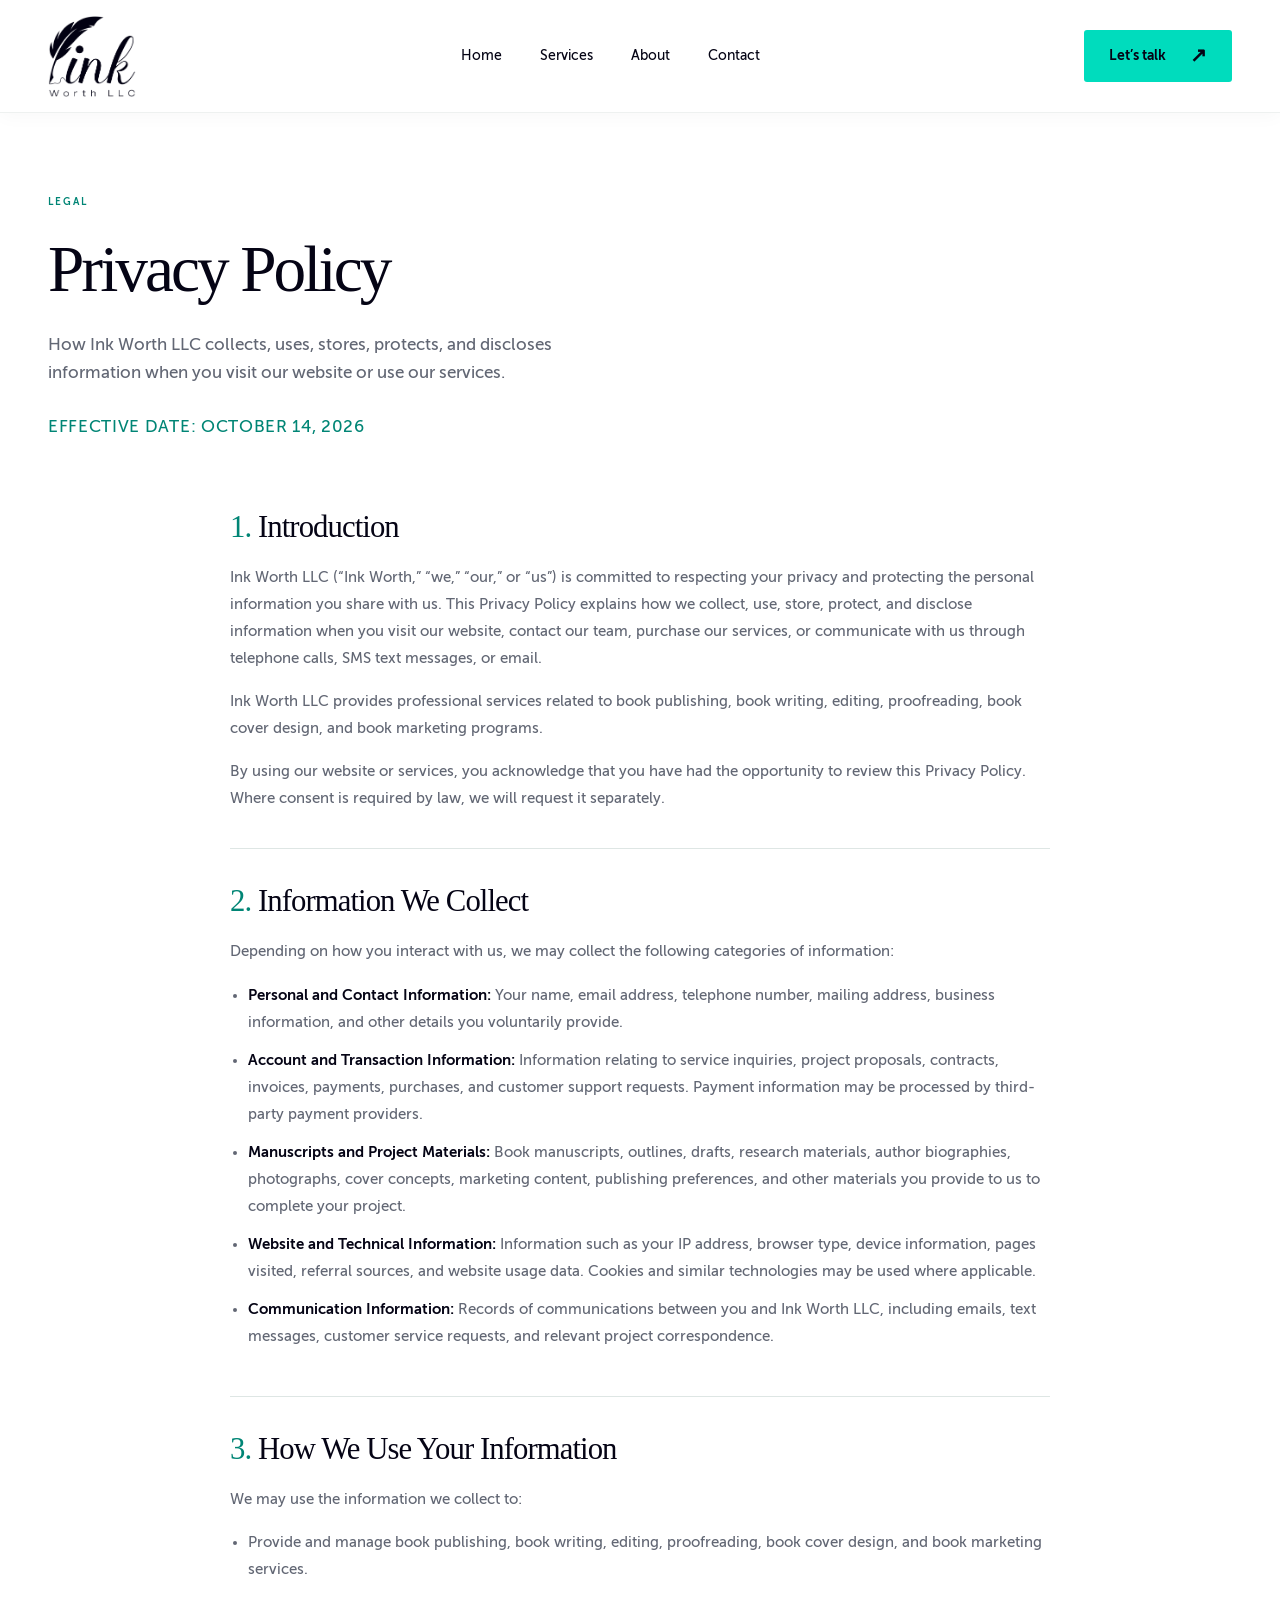
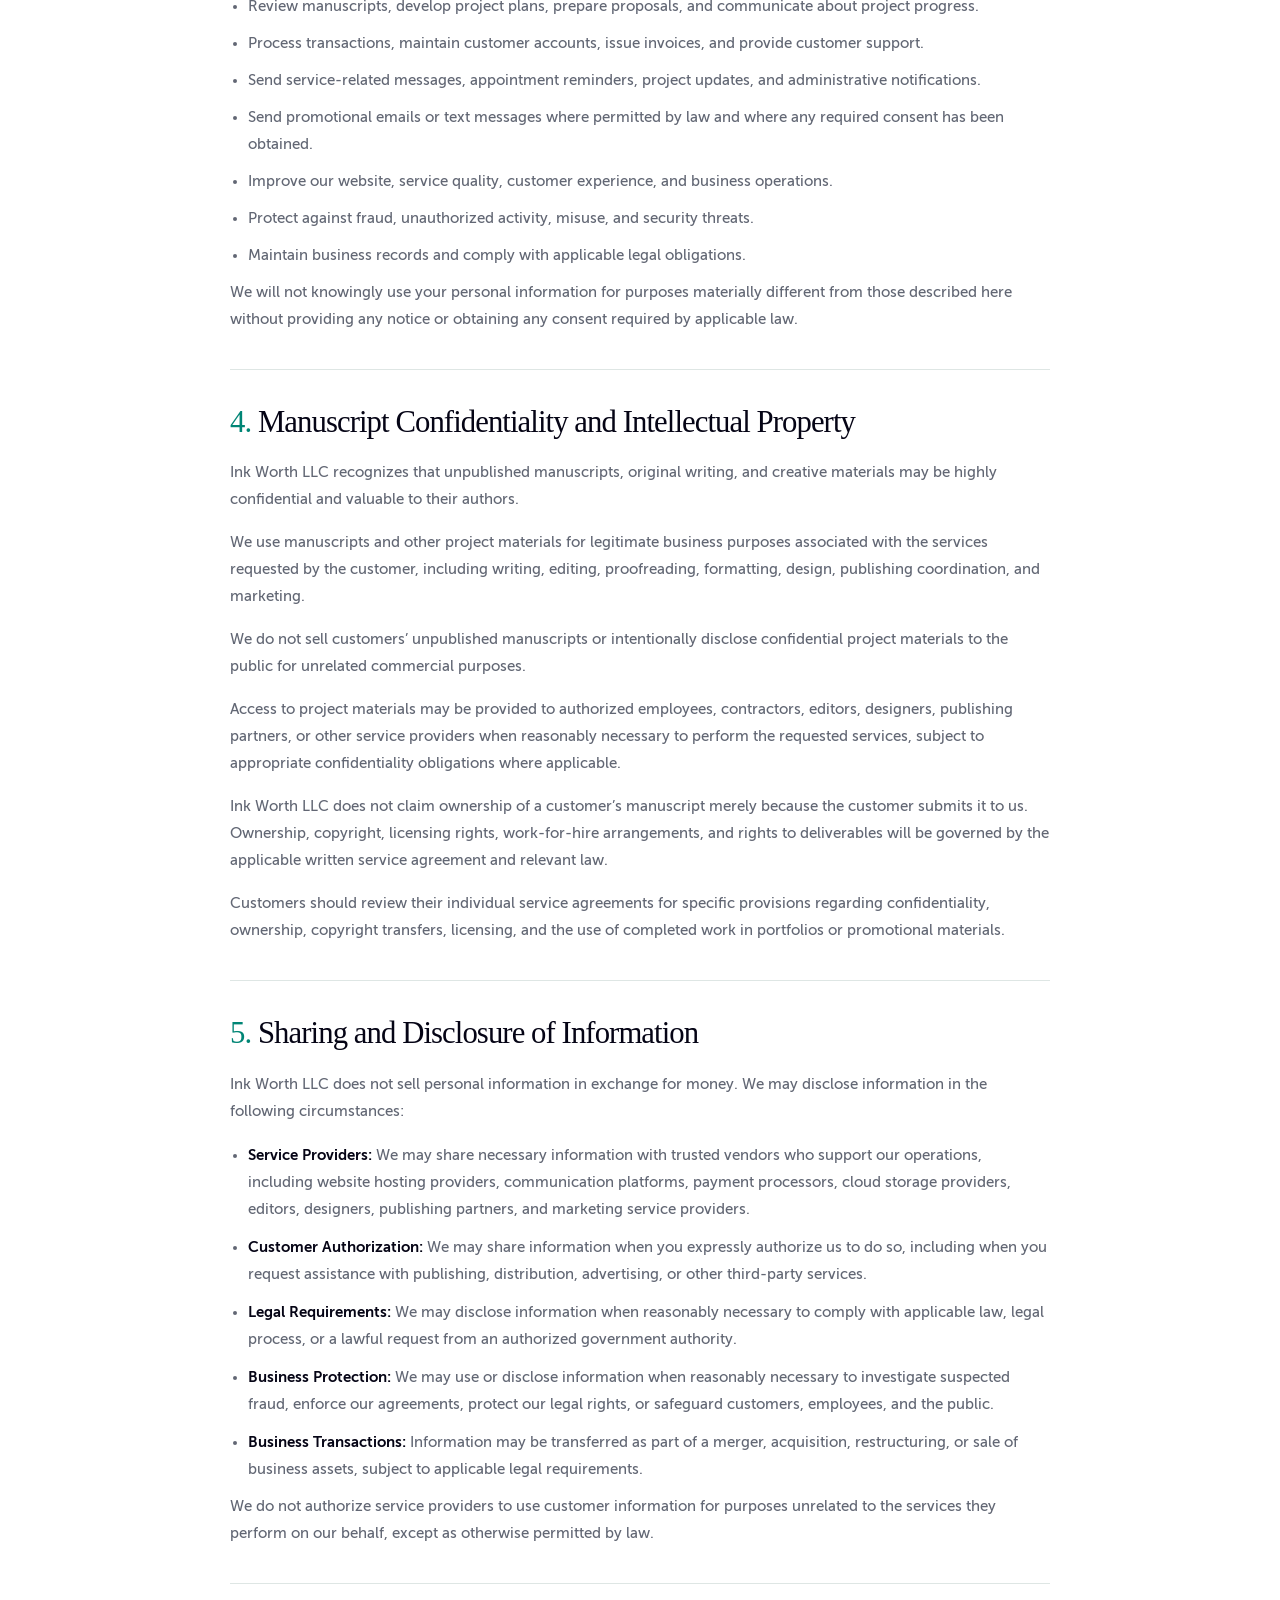
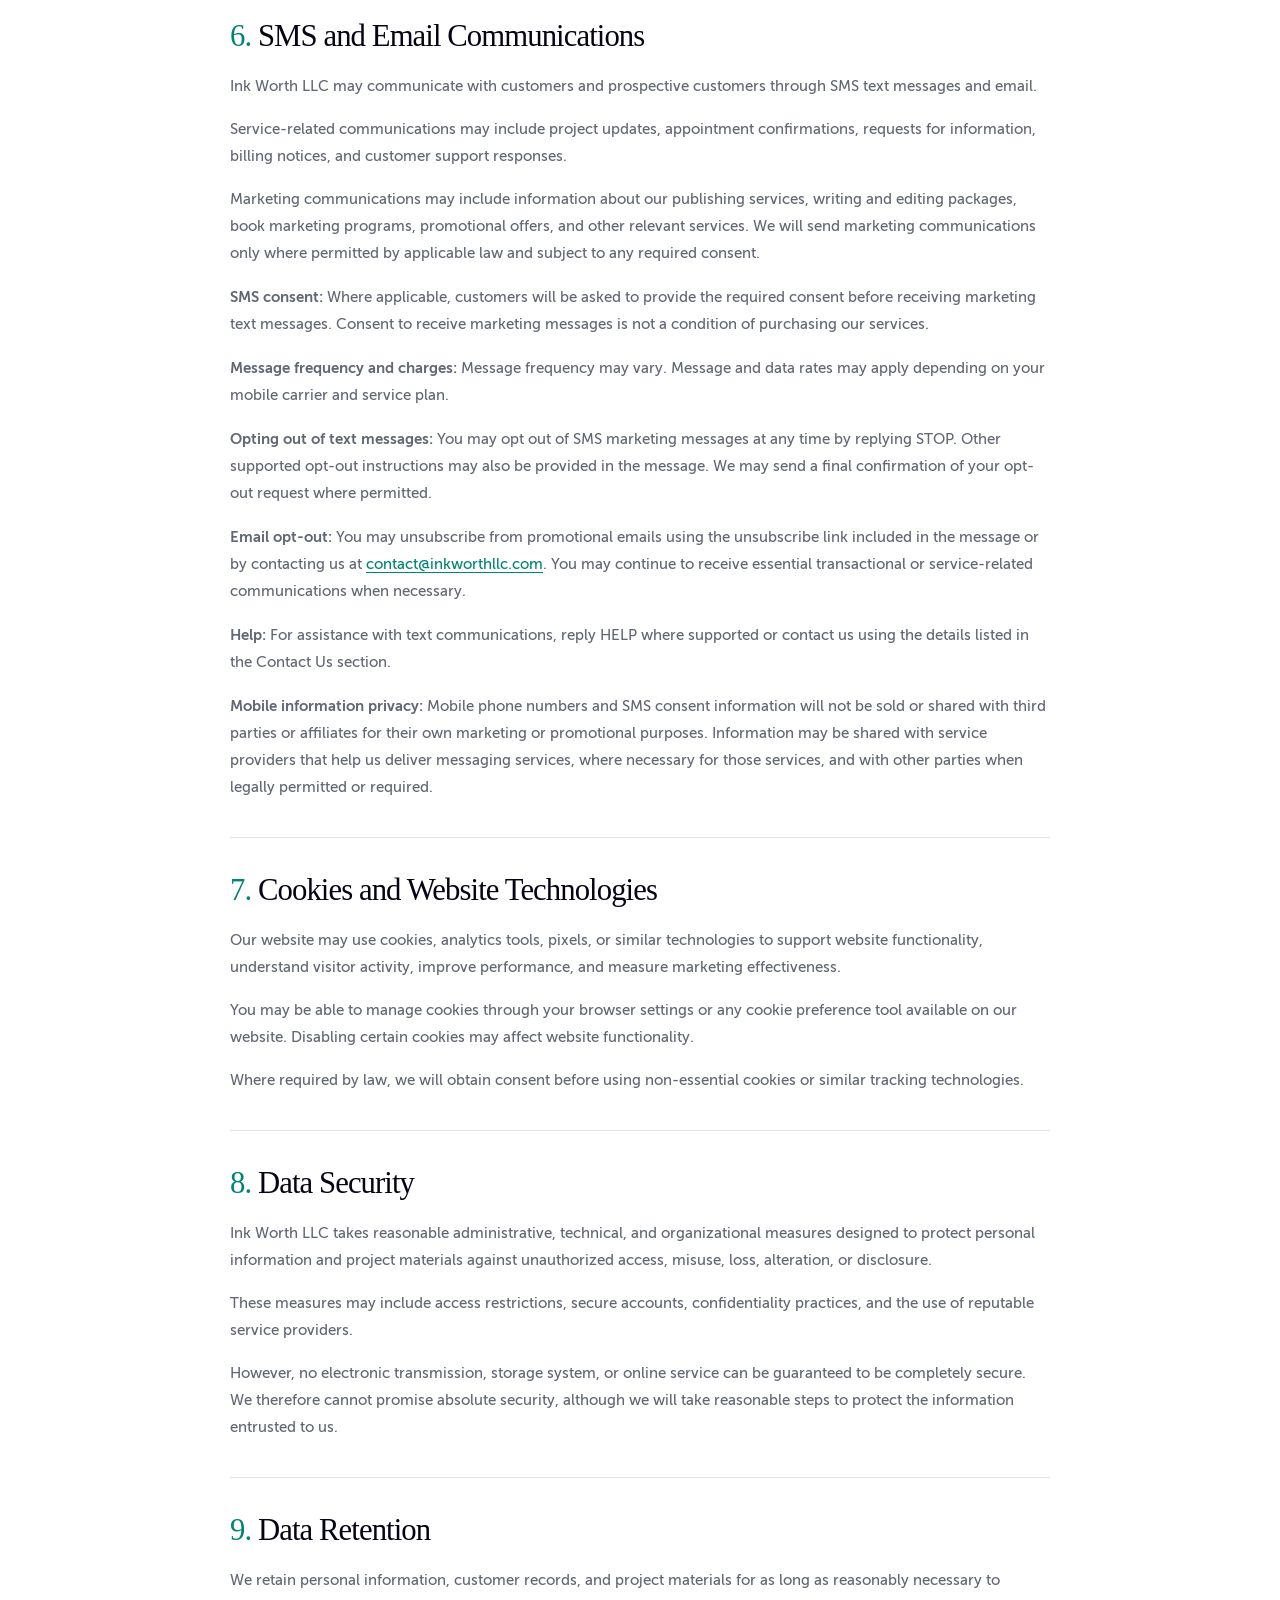
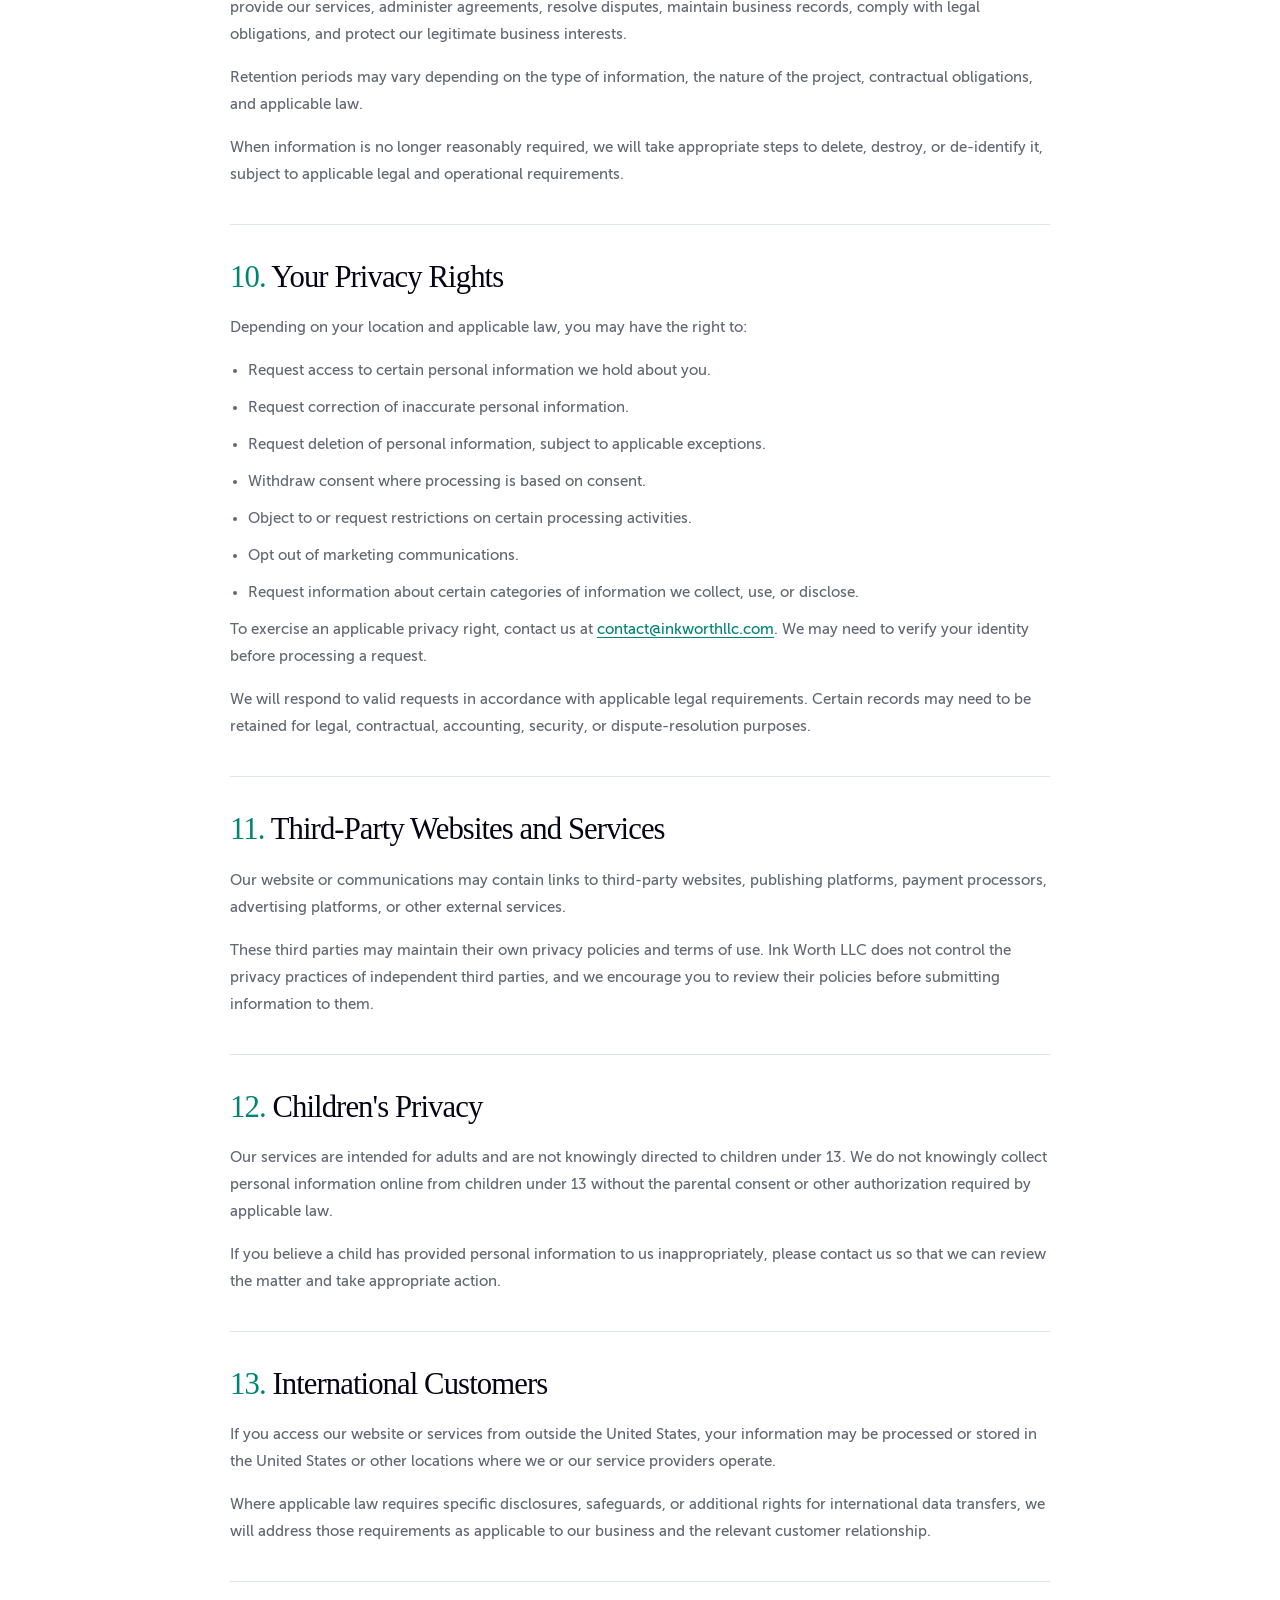
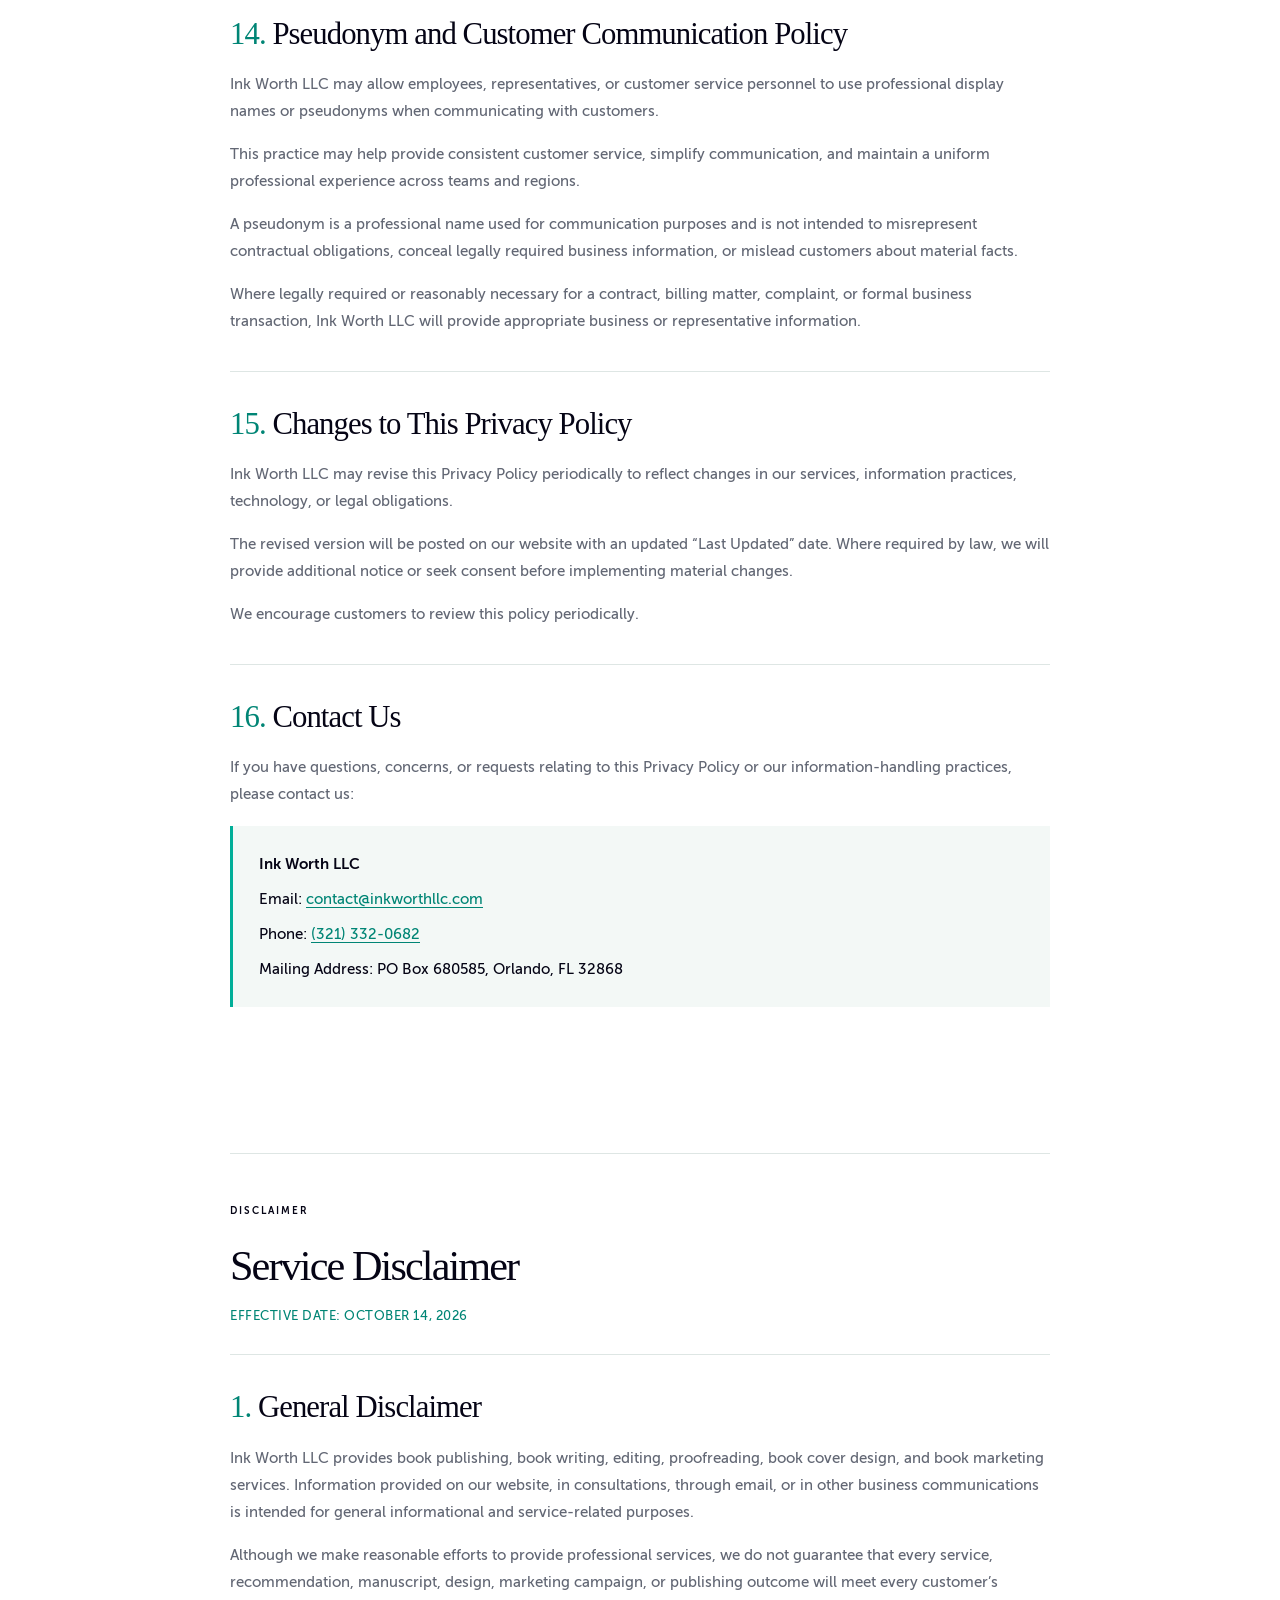
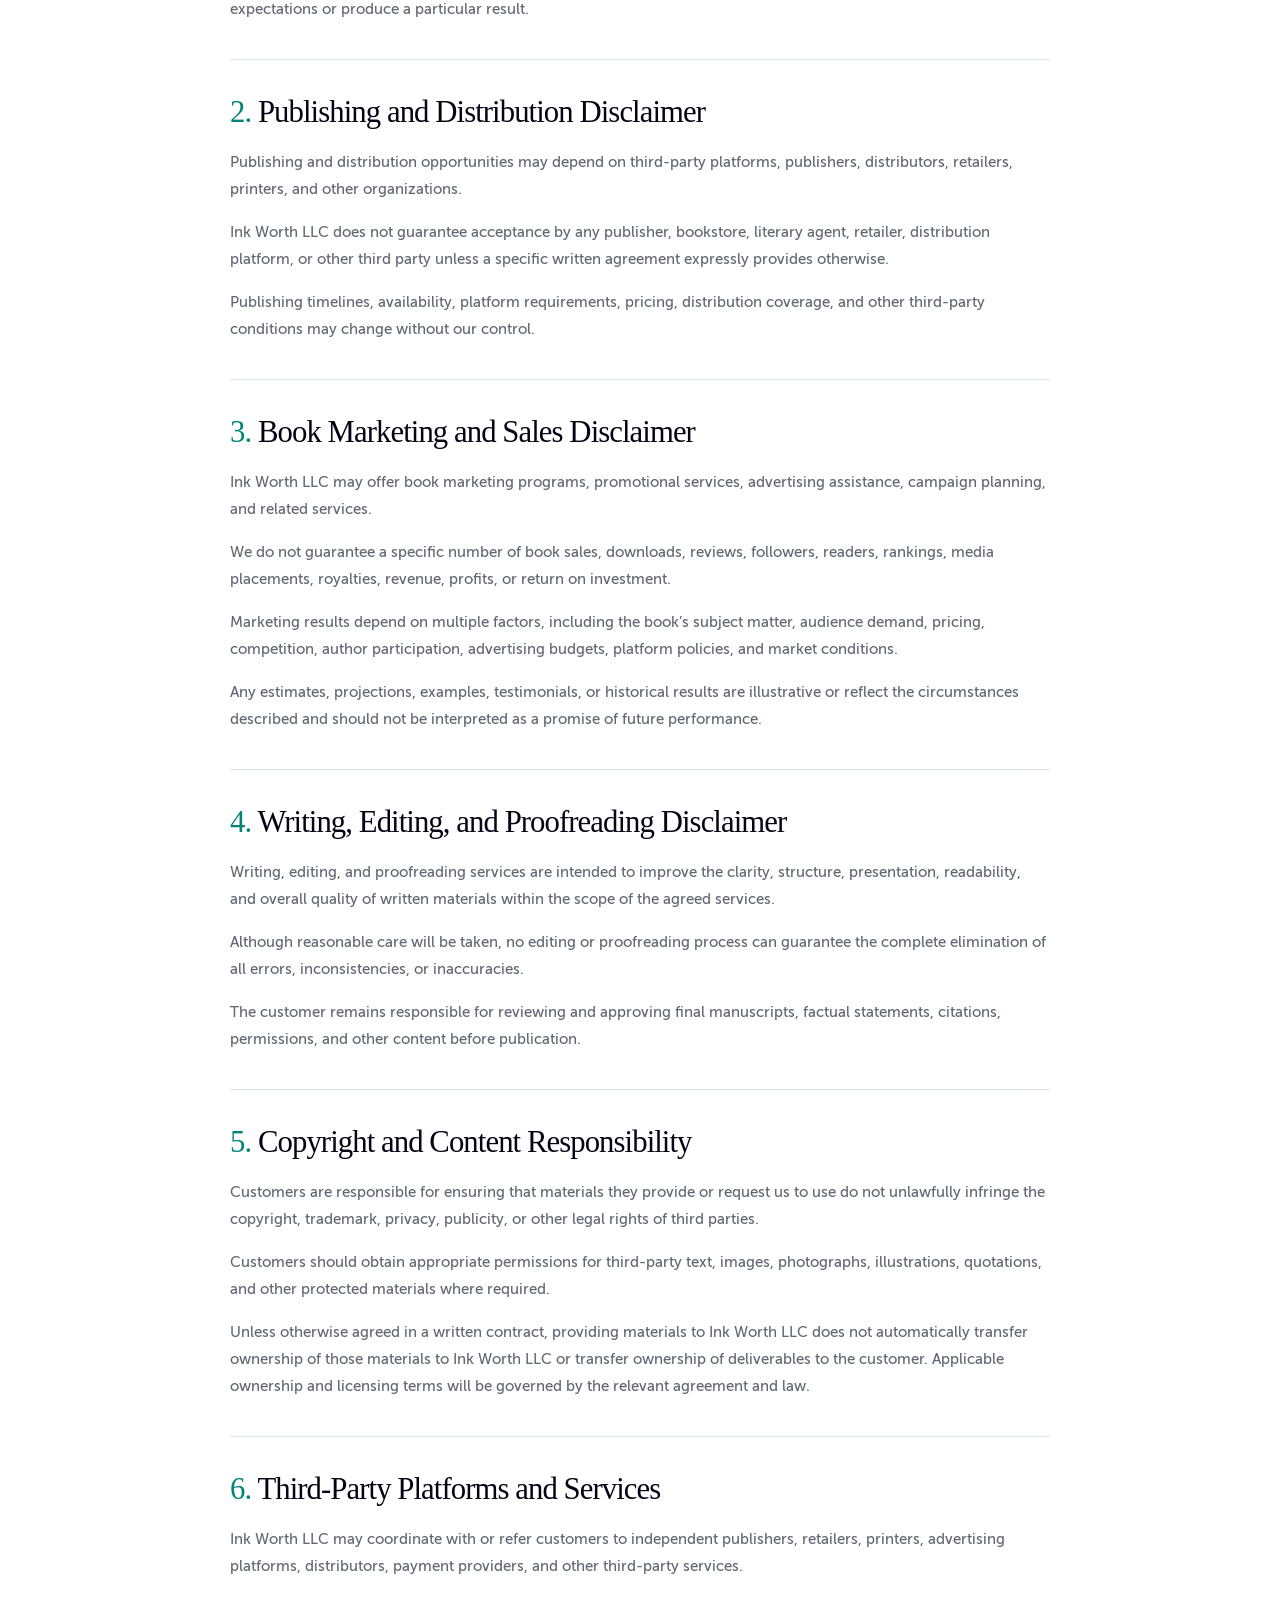
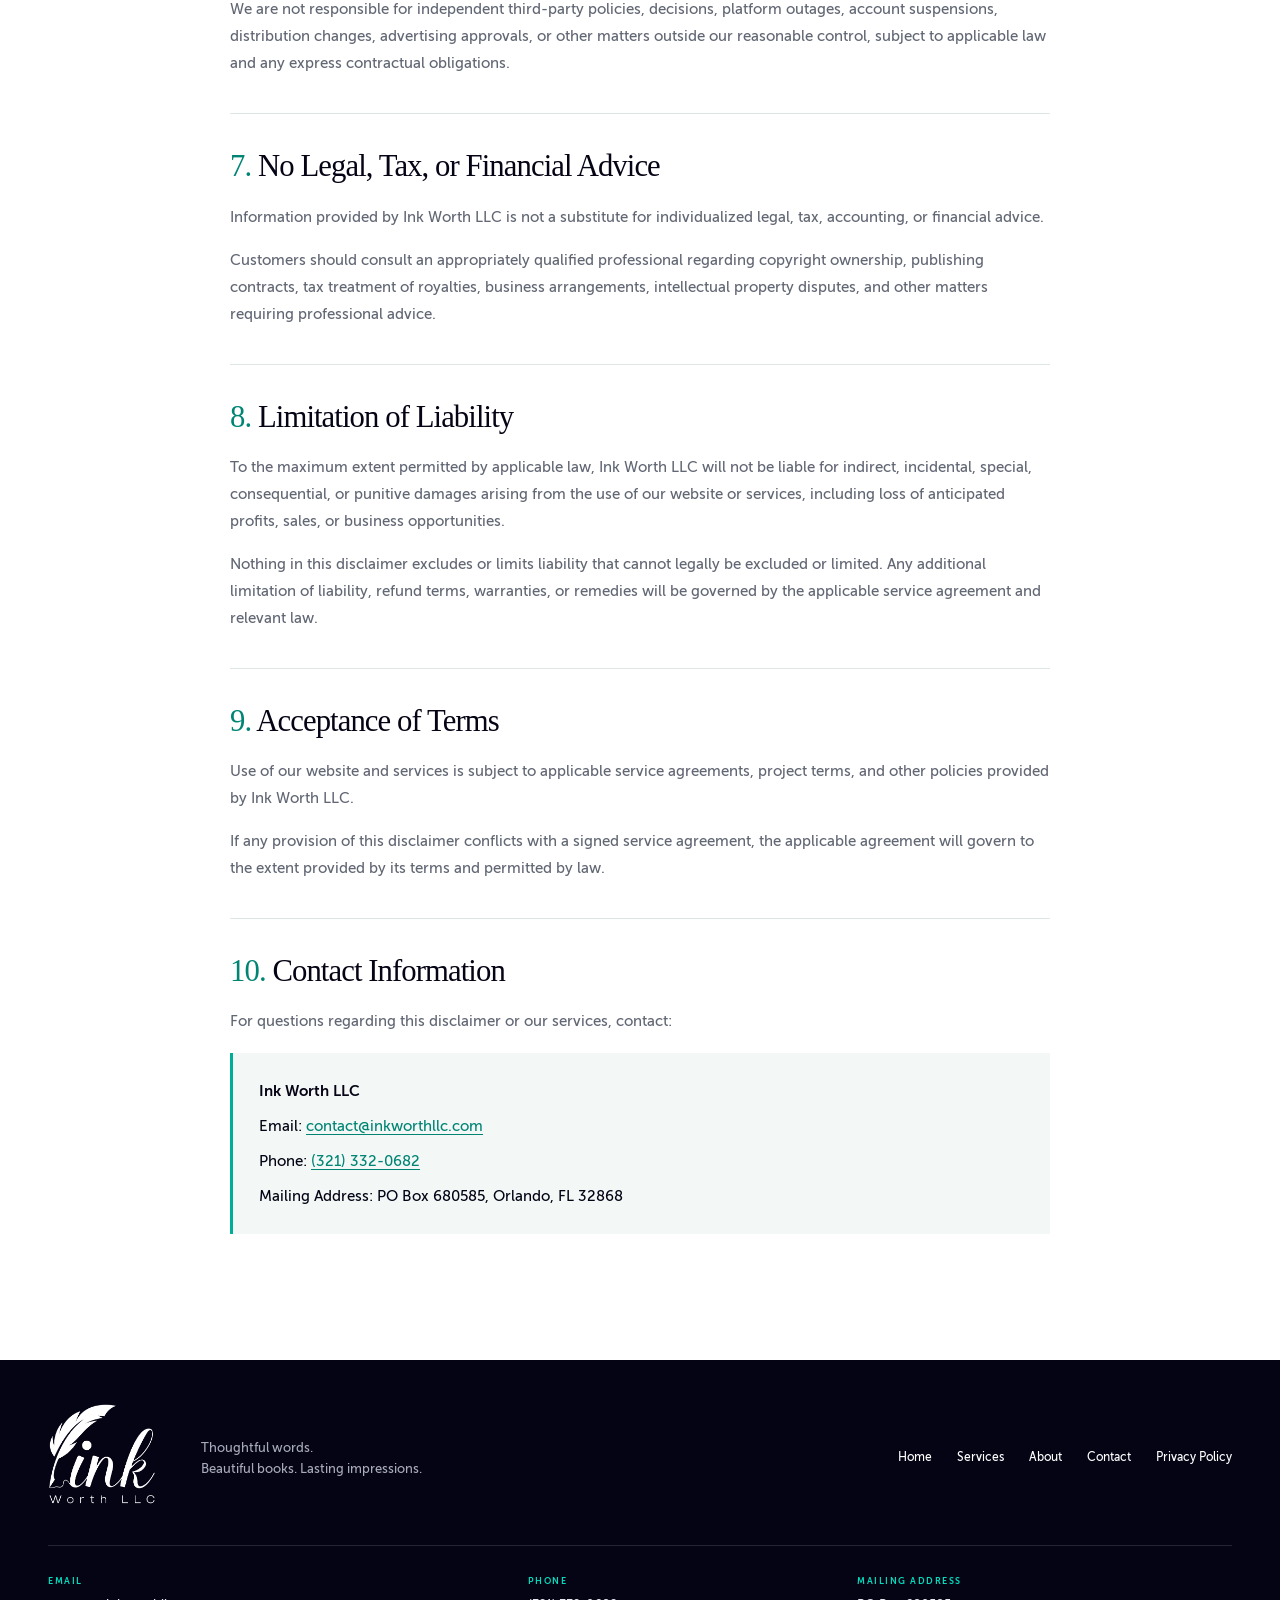
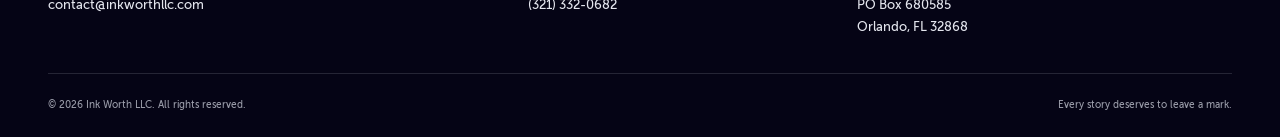
<file: privacy-policy.html>
<!doctype html>
<html lang="en"><head><meta charset="utf-8"><meta name="viewport" content="width=device-width, initial-scale=1"><meta name="theme-color" content="#050415"><title>Privacy Policy | Ink Worth LLC</title><meta name="description" content="Privacy Policy for Ink Worth LLC — how we collect, use, protect, and disclose information when you visit our website or use our publishing services."><link rel="icon" type="image/png" href="assets/brand/favicon.png"><link rel="stylesheet" href="assets/site.css?v=18f8a04f5883"><script src="assets/site.js?v=ba85b4d8c1e2" defer></script><link rel="stylesheet" href="assets/details.css?v=ebef91e0d44c"><link rel="stylesheet" href="assets/photography.css?v=b8f21dc80476"></head><body><a class="skip-link" href="#main">Skip to content</a><header class="site-header"><div class="container header-inner"><a class="logo" href="index.html" aria-label="Ink Worth LLC home"><img src="assets/brand/logo-dark.png" alt="Ink Worth LLC" width="88" height="81"></a><button class="menu-toggle" aria-expanded="false" aria-controls="main-nav">Menu <span aria-hidden="true">☰</span></button><nav id="main-nav" aria-label="Main navigation"><a href="index.html">Home</a><a href="services.html">Services</a><a href="about.html">About</a><a href="contact.html">Contact</a></nav><a class="button header-cta" href="contact.html">Let’s talk <span aria-hidden="true">↗</span></a></div></header><main id="main"><section class="page-intro container"><span class="eyebrow">LEGAL</span><h1>Privacy Policy</h1><p>How Ink Worth LLC collects, uses, stores, protects, and discloses information when you visit our website or use our services.</p><p class="policy-meta">Effective Date: October 14, 2026</p></section><section class="container policy-doc" aria-label="Privacy Policy"><article class="policy-section" id="section-1"><h2><span>1.</span> Introduction</h2><p>Ink Worth LLC (“Ink Worth,” “we,” “our,” or “us”) is committed to respecting your privacy and protecting the personal information you share with us. This Privacy Policy explains how we collect, use, store, protect, and disclose information when you visit our website, contact our team, purchase our services, or communicate with us through telephone calls, SMS text messages, or email.</p><p>Ink Worth LLC provides professional services related to book publishing, book writing, editing, proofreading, book cover design, and book marketing programs.</p><p>By using our website or services, you acknowledge that you have had the opportunity to review this Privacy Policy. Where consent is required by law, we will request it separately.</p></article><article class="policy-section" id="section-2"><h2><span>2.</span> Information We Collect</h2><p>Depending on how you interact with us, we may collect the following categories of information:</p><ul><li><strong>Personal and Contact Information:</strong> Your name, email address, telephone number, mailing address, business information, and other details you voluntarily provide.</li><li><strong>Account and Transaction Information:</strong> Information relating to service inquiries, project proposals, contracts, invoices, payments, purchases, and customer support requests. Payment information may be processed by third-party payment providers.</li><li><strong>Manuscripts and Project Materials:</strong> Book manuscripts, outlines, drafts, research materials, author biographies, photographs, cover concepts, marketing content, publishing preferences, and other materials you provide to us to complete your project.</li><li><strong>Website and Technical Information:</strong> Information such as your IP address, browser type, device information, pages visited, referral sources, and website usage data. Cookies and similar technologies may be used where applicable.</li><li><strong>Communication Information:</strong> Records of communications between you and Ink Worth LLC, including emails, text messages, customer service requests, and relevant project correspondence.</li></ul></article><article class="policy-section" id="section-3"><h2><span>3.</span> How We Use Your Information</h2><p>We may use the information we collect to:</p><ul><li>Provide and manage book publishing, book writing, editing, proofreading, book cover design, and book marketing services.</li><li>Review manuscripts, develop project plans, prepare proposals, and communicate about project progress.</li><li>Process transactions, maintain customer accounts, issue invoices, and provide customer support.</li><li>Send service-related messages, appointment reminders, project updates, and administrative notifications.</li><li>Send promotional emails or text messages where permitted by law and where any required consent has been obtained.</li><li>Improve our website, service quality, customer experience, and business operations.</li><li>Protect against fraud, unauthorized activity, misuse, and security threats.</li><li>Maintain business records and comply with applicable legal obligations.</li></ul><p>We will not knowingly use your personal information for purposes materially different from those described here without providing any notice or obtaining any consent required by applicable law.</p></article><article class="policy-section" id="section-4"><h2><span>4.</span> Manuscript Confidentiality and Intellectual Property</h2><p>Ink Worth LLC recognizes that unpublished manuscripts, original writing, and creative materials may be highly confidential and valuable to their authors.</p><p>We use manuscripts and other project materials for legitimate business purposes associated with the services requested by the customer, including writing, editing, proofreading, formatting, design, publishing coordination, and marketing.</p><p>We do not sell customers’ unpublished manuscripts or intentionally disclose confidential project materials to the public for unrelated commercial purposes.</p><p>Access to project materials may be provided to authorized employees, contractors, editors, designers, publishing partners, or other service providers when reasonably necessary to perform the requested services, subject to appropriate confidentiality obligations where applicable.</p><p>Ink Worth LLC does not claim ownership of a customer’s manuscript merely because the customer submits it to us. Ownership, copyright, licensing rights, work-for-hire arrangements, and rights to deliverables will be governed by the applicable written service agreement and relevant law.</p><p>Customers should review their individual service agreements for specific provisions regarding confidentiality, ownership, copyright transfers, licensing, and the use of completed work in portfolios or promotional materials.</p></article><article class="policy-section" id="section-5"><h2><span>5.</span> Sharing and Disclosure of Information</h2><p>Ink Worth LLC does not sell personal information in exchange for money. We may disclose information in the following circumstances:</p><ul><li><strong>Service Providers:</strong> We may share necessary information with trusted vendors who support our operations, including website hosting providers, communication platforms, payment processors, cloud storage providers, editors, designers, publishing partners, and marketing service providers.</li><li><strong>Customer Authorization:</strong> We may share information when you expressly authorize us to do so, including when you request assistance with publishing, distribution, advertising, or other third-party services.</li><li><strong>Legal Requirements:</strong> We may disclose information when reasonably necessary to comply with applicable law, legal process, or a lawful request from an authorized government authority.</li><li><strong>Business Protection:</strong> We may use or disclose information when reasonably necessary to investigate suspected fraud, enforce our agreements, protect our legal rights, or safeguard customers, employees, and the public.</li><li><strong>Business Transactions:</strong> Information may be transferred as part of a merger, acquisition, restructuring, or sale of business assets, subject to applicable legal requirements.</li></ul><p>We do not authorize service providers to use customer information for purposes unrelated to the services they perform on our behalf, except as otherwise permitted by law.</p></article><article class="policy-section" id="section-6"><h2><span>6.</span> SMS and Email Communications</h2><p>Ink Worth LLC may communicate with customers and prospective customers through SMS text messages and email.</p><p>Service-related communications may include project updates, appointment confirmations, requests for information, billing notices, and customer support responses.</p><p>Marketing communications may include information about our publishing services, writing and editing packages, book marketing programs, promotional offers, and other relevant services. We will send marketing communications only where permitted by applicable law and subject to any required consent.</p><p><strong>SMS consent:</strong> Where applicable, customers will be asked to provide the required consent before receiving marketing text messages. Consent to receive marketing messages is not a condition of purchasing our services.</p><p><strong>Message frequency and charges:</strong> Message frequency may vary. Message and data rates may apply depending on your mobile carrier and service plan.</p><p><strong>Opting out of text messages:</strong> You may opt out of SMS marketing messages at any time by replying STOP. Other supported opt-out instructions may also be provided in the message. We may send a final confirmation of your opt-out request where permitted.</p><p><strong>Email opt-out:</strong> You may unsubscribe from promotional emails using the unsubscribe link included in the message or by contacting us at <a href="mailto:contact@inkworthllc.com">contact@inkworthllc.com</a>. You may continue to receive essential transactional or service-related communications when necessary.</p><p><strong>Help:</strong> For assistance with text communications, reply HELP where supported or contact us using the details listed in the Contact Us section.</p><p><strong>Mobile information privacy:</strong> Mobile phone numbers and SMS consent information will not be sold or shared with third parties or affiliates for their own marketing or promotional purposes. Information may be shared with service providers that help us deliver messaging services, where necessary for those services, and with other parties when legally permitted or required.</p></article><article class="policy-section" id="section-7"><h2><span>7.</span> Cookies and Website Technologies</h2><p>Our website may use cookies, analytics tools, pixels, or similar technologies to support website functionality, understand visitor activity, improve performance, and measure marketing effectiveness.</p><p>You may be able to manage cookies through your browser settings or any cookie preference tool available on our website. Disabling certain cookies may affect website functionality.</p><p>Where required by law, we will obtain consent before using non-essential cookies or similar tracking technologies.</p></article><article class="policy-section" id="section-8"><h2><span>8.</span> Data Security</h2><p>Ink Worth LLC takes reasonable administrative, technical, and organizational measures designed to protect personal information and project materials against unauthorized access, misuse, loss, alteration, or disclosure.</p><p>These measures may include access restrictions, secure accounts, confidentiality practices, and the use of reputable service providers.</p><p>However, no electronic transmission, storage system, or online service can be guaranteed to be completely secure. We therefore cannot promise absolute security, although we will take reasonable steps to protect the information entrusted to us.</p></article><article class="policy-section" id="section-9"><h2><span>9.</span> Data Retention</h2><p>We retain personal information, customer records, and project materials for as long as reasonably necessary to provide our services, administer agreements, resolve disputes, maintain business records, comply with legal obligations, and protect our legitimate business interests.</p><p>Retention periods may vary depending on the type of information, the nature of the project, contractual obligations, and applicable law.</p><p>When information is no longer reasonably required, we will take appropriate steps to delete, destroy, or de-identify it, subject to applicable legal and operational requirements.</p></article><article class="policy-section" id="section-10"><h2><span>10.</span> Your Privacy Rights</h2><p>Depending on your location and applicable law, you may have the right to:</p><ul><li>Request access to certain personal information we hold about you.</li><li>Request correction of inaccurate personal information.</li><li>Request deletion of personal information, subject to applicable exceptions.</li><li>Withdraw consent where processing is based on consent.</li><li>Object to or request restrictions on certain processing activities.</li><li>Opt out of marketing communications.</li><li>Request information about certain categories of information we collect, use, or disclose.</li></ul><p>To exercise an applicable privacy right, contact us at <a href="mailto:contact@inkworthllc.com">contact@inkworthllc.com</a>. We may need to verify your identity before processing a request.</p><p>We will respond to valid requests in accordance with applicable legal requirements. Certain records may need to be retained for legal, contractual, accounting, security, or dispute-resolution purposes.</p></article><article class="policy-section" id="section-11"><h2><span>11.</span> Third-Party Websites and Services</h2><p>Our website or communications may contain links to third-party websites, publishing platforms, payment processors, advertising platforms, or other external services.</p><p>These third parties may maintain their own privacy policies and terms of use. Ink Worth LLC does not control the privacy practices of independent third parties, and we encourage you to review their policies before submitting information to them.</p></article><article class="policy-section" id="section-12"><h2><span>12.</span> Children's Privacy</h2><p>Our services are intended for adults and are not knowingly directed to children under 13. We do not knowingly collect personal information online from children under 13 without the parental consent or other authorization required by applicable law.</p><p>If you believe a child has provided personal information to us inappropriately, please contact us so that we can review the matter and take appropriate action.</p></article><article class="policy-section" id="section-13"><h2><span>13.</span> International Customers</h2><p>If you access our website or services from outside the United States, your information may be processed or stored in the United States or other locations where we or our service providers operate.</p><p>Where applicable law requires specific disclosures, safeguards, or additional rights for international data transfers, we will address those requirements as applicable to our business and the relevant customer relationship.</p></article><article class="policy-section" id="section-14"><h2><span>14.</span> Pseudonym and Customer Communication Policy</h2><p>Ink Worth LLC may allow employees, representatives, or customer service personnel to use professional display names or pseudonyms when communicating with customers.</p><p>This practice may help provide consistent customer service, simplify communication, and maintain a uniform professional experience across teams and regions.</p><p>A pseudonym is a professional name used for communication purposes and is not intended to misrepresent contractual obligations, conceal legally required business information, or mislead customers about material facts.</p><p>Where legally required or reasonably necessary for a contract, billing matter, complaint, or formal business transaction, Ink Worth LLC will provide appropriate business or representative information.</p></article><article class="policy-section" id="section-15"><h2><span>15.</span> Changes to This Privacy Policy</h2><p>Ink Worth LLC may revise this Privacy Policy periodically to reflect changes in our services, information practices, technology, or legal obligations.</p><p>The revised version will be posted on our website with an updated “Last Updated” date. Where required by law, we will provide additional notice or seek consent before implementing material changes.</p><p>We encourage customers to review this policy periodically.</p></article><article class="policy-section" id="section-16"><h2><span>16.</span> Contact Us</h2><p>If you have questions, concerns, or requests relating to this Privacy Policy or our information-handling practices, please contact us:</p><div class="policy-contact"><p><strong>Ink Worth LLC</strong></p><p>Email: <a href="mailto:contact@inkworthllc.com">contact@inkworthllc.com</a></p><p>Phone: <a href="tel:+13213320682">(321) 332-0682</a></p><p>Mailing Address: PO Box 680585, Orlando, FL 32868</p></div></article></section><section class="container policy-doc policy-doc--disclaimer" id="disclaimer" aria-label="Disclaimer"><div class="policy-divider"><span class="eyebrow">DISCLAIMER</span><h2>Service Disclaimer</h2><p class="policy-meta">Effective Date: October 14, 2026</p></div><article class="policy-section" id="disclaimer-1"><h2><span>1.</span> General Disclaimer</h2><p>Ink Worth LLC provides book publishing, book writing, editing, proofreading, book cover design, and book marketing services. Information provided on our website, in consultations, through email, or in other business communications is intended for general informational and service-related purposes.</p><p>Although we make reasonable efforts to provide professional services, we do not guarantee that every service, recommendation, manuscript, design, marketing campaign, or publishing outcome will meet every customer’s expectations or produce a particular result.</p></article><article class="policy-section" id="disclaimer-2"><h2><span>2.</span> Publishing and Distribution Disclaimer</h2><p>Publishing and distribution opportunities may depend on third-party platforms, publishers, distributors, retailers, printers, and other organizations.</p><p>Ink Worth LLC does not guarantee acceptance by any publisher, bookstore, literary agent, retailer, distribution platform, or other third party unless a specific written agreement expressly provides otherwise.</p><p>Publishing timelines, availability, platform requirements, pricing, distribution coverage, and other third-party conditions may change without our control.</p></article><article class="policy-section" id="disclaimer-3"><h2><span>3.</span> Book Marketing and Sales Disclaimer</h2><p>Ink Worth LLC may offer book marketing programs, promotional services, advertising assistance, campaign planning, and related services.</p><p>We do not guarantee a specific number of book sales, downloads, reviews, followers, readers, rankings, media placements, royalties, revenue, profits, or return on investment.</p><p>Marketing results depend on multiple factors, including the book’s subject matter, audience demand, pricing, competition, author participation, advertising budgets, platform policies, and market conditions.</p><p>Any estimates, projections, examples, testimonials, or historical results are illustrative or reflect the circumstances described and should not be interpreted as a promise of future performance.</p></article><article class="policy-section" id="disclaimer-4"><h2><span>4.</span> Writing, Editing, and Proofreading Disclaimer</h2><p>Writing, editing, and proofreading services are intended to improve the clarity, structure, presentation, readability, and overall quality of written materials within the scope of the agreed services.</p><p>Although reasonable care will be taken, no editing or proofreading process can guarantee the complete elimination of all errors, inconsistencies, or inaccuracies.</p><p>The customer remains responsible for reviewing and approving final manuscripts, factual statements, citations, permissions, and other content before publication.</p></article><article class="policy-section" id="disclaimer-5"><h2><span>5.</span> Copyright and Content Responsibility</h2><p>Customers are responsible for ensuring that materials they provide or request us to use do not unlawfully infringe the copyright, trademark, privacy, publicity, or other legal rights of third parties.</p><p>Customers should obtain appropriate permissions for third-party text, images, photographs, illustrations, quotations, and other protected materials where required.</p><p>Unless otherwise agreed in a written contract, providing materials to Ink Worth LLC does not automatically transfer ownership of those materials to Ink Worth LLC or transfer ownership of deliverables to the customer. Applicable ownership and licensing terms will be governed by the relevant agreement and law.</p></article><article class="policy-section" id="disclaimer-6"><h2><span>6.</span> Third-Party Platforms and Services</h2><p>Ink Worth LLC may coordinate with or refer customers to independent publishers, retailers, printers, advertising platforms, distributors, payment providers, and other third-party services.</p><p>We are not responsible for independent third-party policies, decisions, platform outages, account suspensions, distribution changes, advertising approvals, or other matters outside our reasonable control, subject to applicable law and any express contractual obligations.</p></article><article class="policy-section" id="disclaimer-7"><h2><span>7.</span> No Legal, Tax, or Financial Advice</h2><p>Information provided by Ink Worth LLC is not a substitute for individualized legal, tax, accounting, or financial advice.</p><p>Customers should consult an appropriately qualified professional regarding copyright ownership, publishing contracts, tax treatment of royalties, business arrangements, intellectual property disputes, and other matters requiring professional advice.</p></article><article class="policy-section" id="disclaimer-8"><h2><span>8.</span> Limitation of Liability</h2><p>To the maximum extent permitted by applicable law, Ink Worth LLC will not be liable for indirect, incidental, special, consequential, or punitive damages arising from the use of our website or services, including loss of anticipated profits, sales, or business opportunities.</p><p>Nothing in this disclaimer excludes or limits liability that cannot legally be excluded or limited. Any additional limitation of liability, refund terms, warranties, or remedies will be governed by the applicable service agreement and relevant law.</p></article><article class="policy-section" id="disclaimer-9"><h2><span>9.</span> Acceptance of Terms</h2><p>Use of our website and services is subject to applicable service agreements, project terms, and other policies provided by Ink Worth LLC.</p><p>If any provision of this disclaimer conflicts with a signed service agreement, the applicable agreement will govern to the extent provided by its terms and permitted by law.</p></article><article class="policy-section" id="disclaimer-10"><h2><span>10.</span> Contact Information</h2><p>For questions regarding this disclaimer or our services, contact:</p><div class="policy-contact"><p><strong>Ink Worth LLC</strong></p><p>Email: <a href="mailto:contact@inkworthllc.com">contact@inkworthllc.com</a></p><p>Phone: <a href="tel:+13213320682">(321) 332-0682</a></p><p>Mailing Address: PO Box 680585, Orlando, FL 32868</p></div></article></section></main><footer><div class="container footer-top"><a href="index.html" aria-label="Ink Worth LLC home"><img src="assets/brand/logo-light.png" width="108" height="100" alt="Ink Worth LLC"></a><p>Thoughtful words.<br>Beautiful books. Lasting impressions.</p><nav aria-label="Footer navigation"><a href="index.html">Home</a><a href="services.html">Services</a><a href="about.html">About</a><a href="contact.html">Contact</a><a href="privacy-policy.html" aria-current="page">Privacy Policy</a></nav></div><div class="container"><address class="contact-details contact-details--footer"><div><span class="contact-label">Email</span><a href="mailto:contact@inkworthllc.com">contact@inkworthllc.com</a></div><div><span class="contact-label">Phone</span><a href="tel:+13213320682">(321) 332-0682</a></div><div><span class="contact-label">Mailing address</span><span>PO Box 680585<br>Orlando, FL 32868</span></div></address></div><div class="container footer-bottom"><span>© 2026 Ink Worth LLC. All rights reserved.</span><span>Every story deserves to leave a mark.</span></div></footer></body></html>
</file>
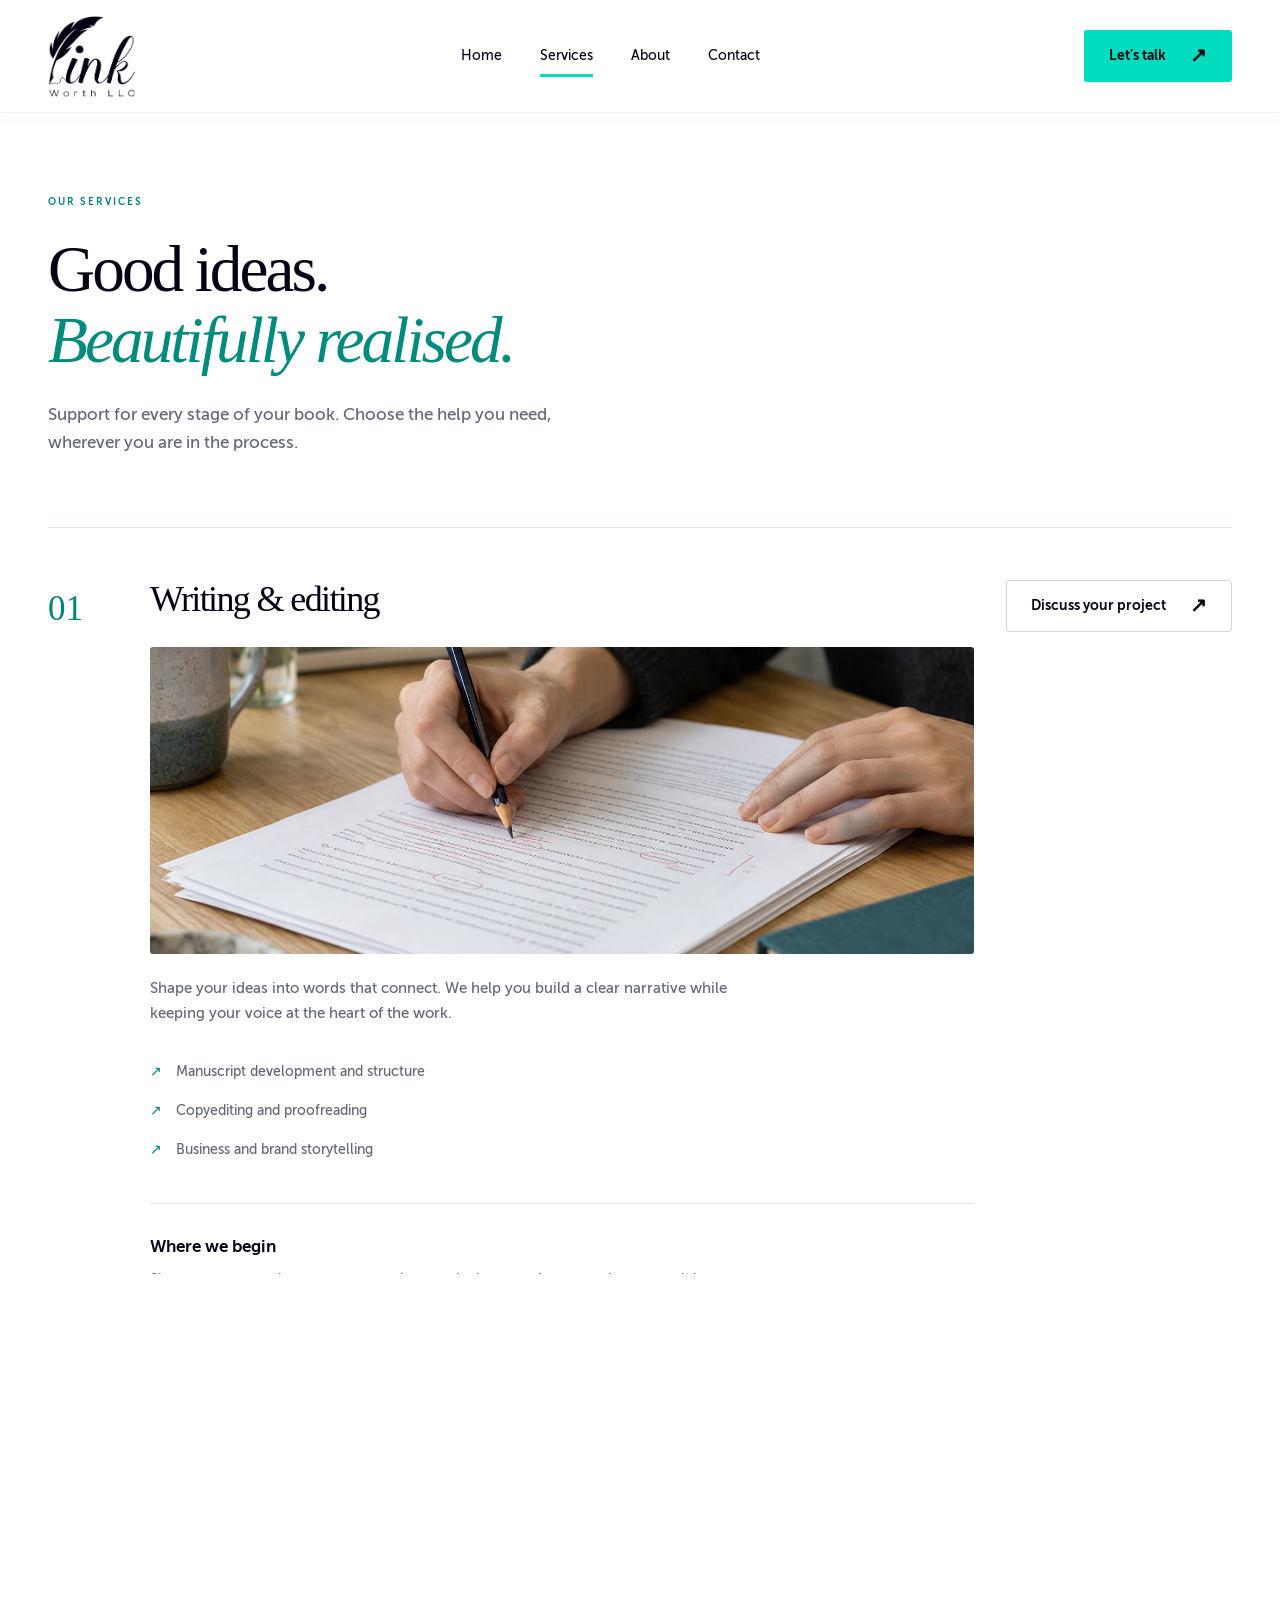
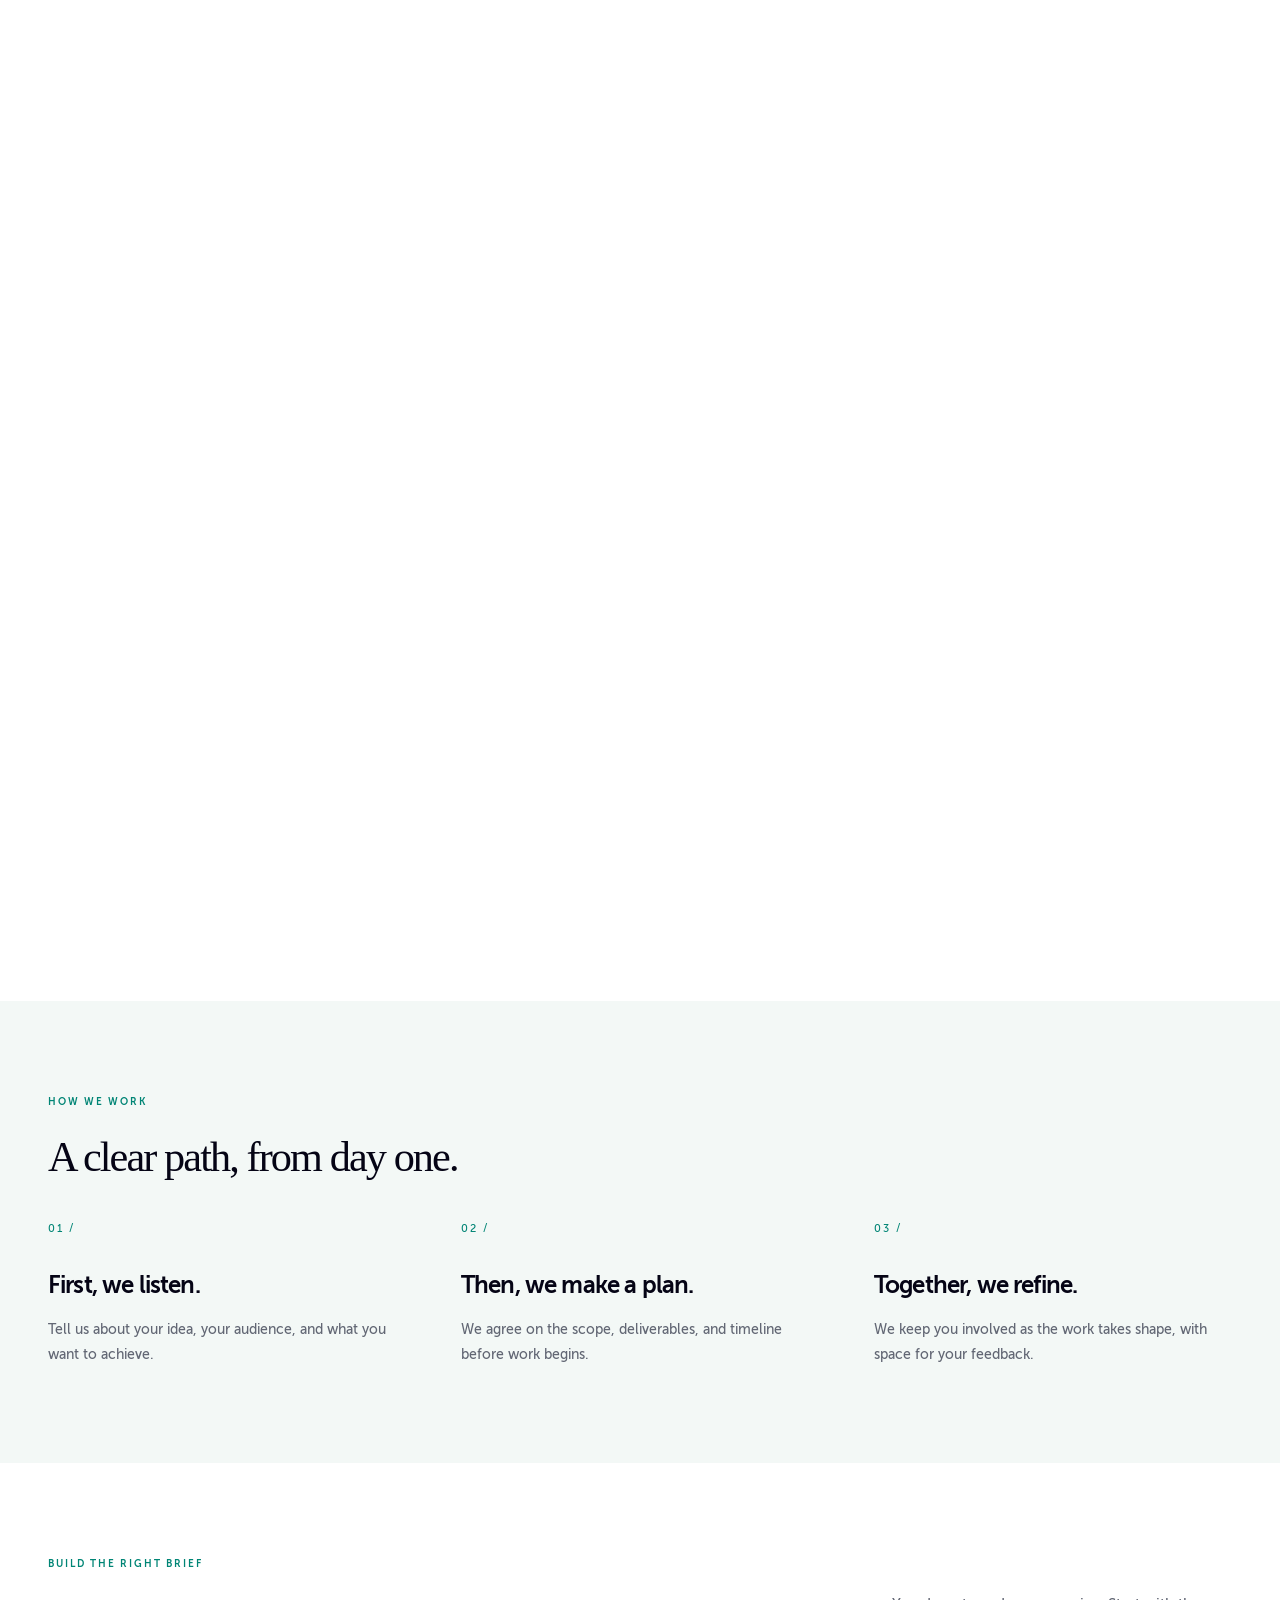
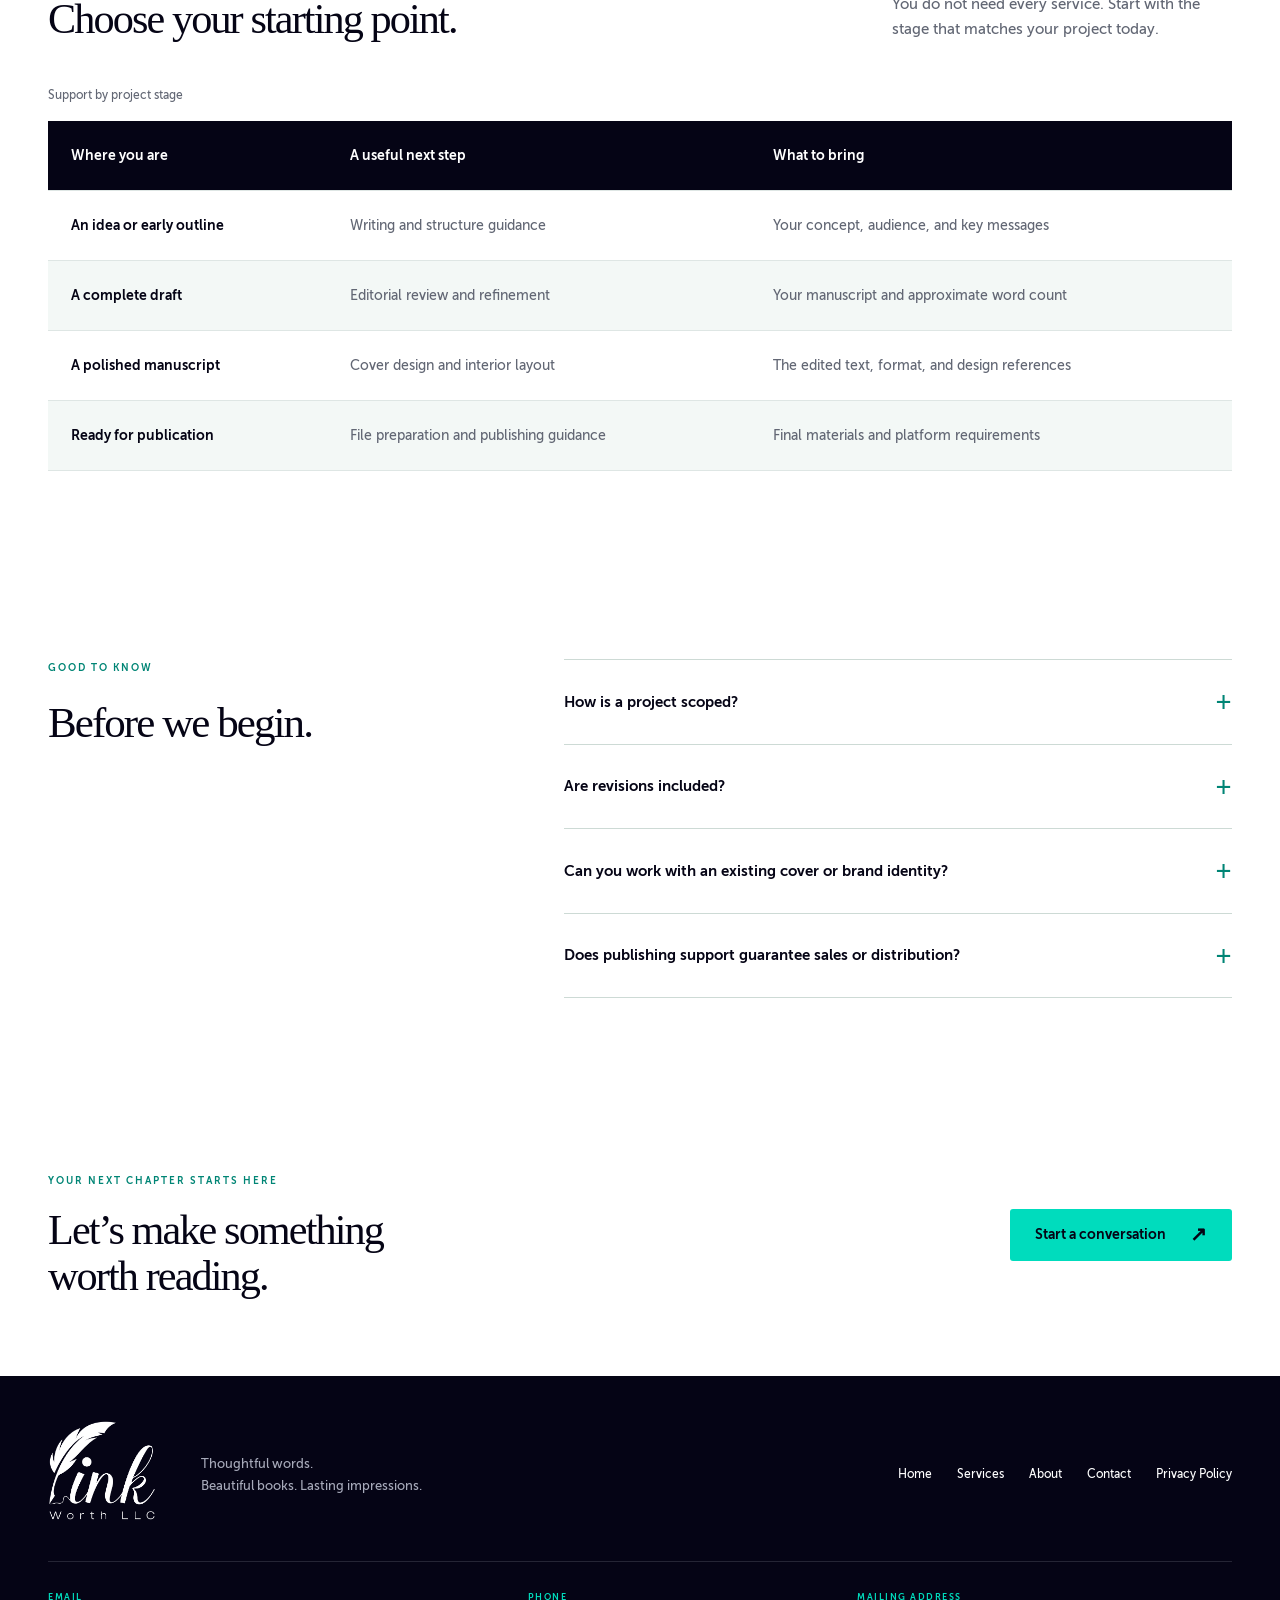
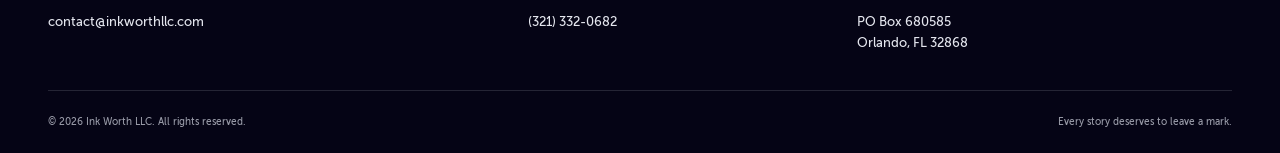
<file: services.html>
<!doctype html>
<html lang="en"><head><meta charset="utf-8"><meta name="viewport" content="width=device-width, initial-scale=1"><meta name="theme-color" content="#050415"><title>Services | Ink Worth LLC</title><meta name="description" content="Ink Worth LLC — thoughtful writing, book design, and publishing support for authors and businesses."><link rel="icon" type="image/png" href="assets/brand/favicon.png"><link rel="stylesheet" href="assets/site.css?v=18f8a04f5883"><script src="assets/site.js?v=ba85b4d8c1e2" defer></script><link rel="stylesheet" href="assets/details.css?v=ebef91e0d44c"><link rel="stylesheet" href="assets/photography.css?v=b8f21dc80476"><link rel="stylesheet" href="assets/service-scroll.css?v=086d1091fe64"><script src="assets/service-scroll.js?v=22d47039ba24" defer></script></head><body><a class="skip-link" href="#main">Skip to content</a><header class="site-header"><div class="container header-inner"><a class="logo" href="index.html" aria-label="Ink Worth LLC home"><img src="assets/brand/logo-dark.png" alt="Ink Worth LLC" width="88" height="81"></a><button class="menu-toggle" aria-expanded="false" aria-controls="main-nav">Menu <span aria-hidden="true">☰</span></button><nav id="main-nav" aria-label="Main navigation"><a href="index.html">Home</a><a href="services.html" aria-current="page">Services</a><a href="about.html">About</a><a href="contact.html">Contact</a></nav><a class="button header-cta" href="contact.html">Let’s talk <span aria-hidden="true">↗</span></a></div></header><main id="main"><section class="page-intro container"><span class="eyebrow">OUR SERVICES</span><h1>Good ideas.<br><em>Beautifully realised.</em></h1><p>Support for every stage of your book. Choose the help you need, wherever you are in the process.</p></section><section class="container service-details"><article class="service-detail" id="writing"><span class="detail-number">01</span><div><h2>Writing & editing</h2><div class="service-photograph"><img class="" src="assets/photos/manuscript-editing.webp" alt="An editor refining a printed manuscript" width="1536" height="1024" loading="lazy" decoding="async"></div><p>Shape your ideas into words that connect. We help you build a clear narrative while keeping your voice at the heart of the work.</p><ul class="check-list"><li>Manuscript development and structure</li><li>Copyediting and proofreading</li><li>Business and brand storytelling</li></ul><div class="service-notes"><div><h3>Where we begin</h3><p>Share your manuscript or a representative sample, its approximate word count, and the audience you want to reach. Let us know whether you need help with the overall structure, sentence-level clarity, or a final proofread.</p></div><div><h3>What we work on</h3><p>Depending on the agreed scope, we can address organisation, consistency, flow, tone, grammar, and readability. Structural editing and final proofreading serve different purposes; we clarify the level of attention your draft needs.</p></div><div><h3>What you take forward</h3><p>The agreed edited material and editorial guidance give you a clearer next draft. Revision rounds, file formats, and the boundaries of the edit are defined before work starts.</p></div></div></div><a class="button secondary" href="contact.html?service=writing">Discuss your project<span aria-hidden="true">↗</span></a></article><article class="service-detail" id="design"><span class="detail-number">02</span><div><h2>Book design</h2><div class="service-photograph"><img class="" src="assets/photos/cover-design.webp" alt="Book cover concepts, color swatches, and layout materials" width="1536" height="1024" loading="lazy" decoding="async"></div><p>Create a first impression that belongs to your story, with a reading experience that is just as considered.</p><ul class="check-list"><li>Book cover concepts and design</li><li>Interior layout and typesetting</li><li>Print and digital file preparation</li></ul><div class="service-notes"><div><h3>Where we begin</h3><p>Your manuscript, intended format, audience, and visual references establish the direction. If you have brand guidelines or a preferred printing platform, include those requirements in the brief.</p></div><div><h3>What we work on</h3><p>Cover concepts establish the visual tone while interior design considers hierarchy, typography, spacing, and page flow. The format and reading experience guide the design rather than decoration alone.</p></div><div><h3>What you take forward</h3><p>Final design files are prepared to the formats and specifications agreed for the project. Print layouts, ebook requirements, and editable source files are discussed individually so the handover is clear.</p></div></div></div><a class="button secondary" href="contact.html?service=design">Discuss your project<span aria-hidden="true">↗</span></a></article><article class="service-detail" id="publishing"><span class="detail-number">03</span><div><h2>Publishing support</h2><div class="service-photograph"><img class="" src="assets/photos/publishing-proof.webp" alt="An open bound book beside print proofs" width="1536" height="1024" loading="lazy" decoding="async"></div><p>Make the next steps feel manageable. We help you understand what your book needs to move from manuscript to publication.</p><ul class="check-list"><li>Publication planning and guidance</li><li>Print and ebook preparation</li><li>Launch materials and creative support</li></ul><div class="service-notes"><div><h3>Where we begin</h3><p>We review where your project stands, the formats you are considering, and your intended route to readers. A finished manuscript and a target publication date help identify the remaining preparation.</p></div><div><h3>What we work on</h3><p>Support can include a publication checklist, file preparation, and launch materials. Platform choices, production requirements, and the sequence of tasks are considered as part of your plan.</p></div><div><h3>What you take forward</h3><p>You receive the agreed prepared materials and a practical outline of next steps. Printing, platform accounts, distribution arrangements, and third-party charges are scoped separately when relevant.</p></div></div></div><a class="button secondary" href="contact.html?service=publishing">Discuss your project<span aria-hidden="true">↗</span></a></article></section><section class="process section"><div class="container"><span class="eyebrow">HOW WE WORK</span><h2>A clear path, from day one.</h2><div class="cards"><div><span class="card-number">01 /</span><h3>First, we listen.</h3><p>Tell us about your idea, your audience, and what you want to achieve.</p></div><div><span class="card-number">02 /</span><h3>Then, we make a plan.</h3><p>We agree on the scope, deliverables, and timeline before work begins.</p></div><div><span class="card-number">03 /</span><h3>Together, we refine.</h3><p>We keep you involved as the work takes shape, with space for your feedback.</p></div></div></div></section><section class="section container"><div class="section-heading"><div><span class="eyebrow">BUILD THE RIGHT BRIEF</span><h2>Choose your starting point.</h2></div><p>You do not need every service. Start with the stage that matches your project today.</p></div><div class="comparison-wrap" id="project-stage"><table><caption>Support by project stage</caption><thead><tr><th scope="col">Where you are</th><th scope="col">A useful next step</th><th scope="col">What to bring</th></tr></thead><tbody><tr><th scope="row">An idea or early outline</th><td>Writing and structure guidance</td><td>Your concept, audience, and key messages</td></tr><tr><th scope="row">A complete draft</th><td>Editorial review and refinement</td><td>Your manuscript and approximate word count</td></tr><tr><th scope="row">A polished manuscript</th><td>Cover design and interior layout</td><td>The edited text, format, and design references</td></tr><tr><th scope="row">Ready for publication</th><td>File preparation and publishing guidance</td><td>Final materials and platform requirements</td></tr></tbody></table></div></section><section class="section container faq-section"><div class="section-heading"><div><span class="eyebrow">GOOD TO KNOW</span><h2>Before we begin.</h2></div></div><div class="faq-list"><details><summary>How is a project scoped?<span aria-hidden="true">+</span></summary><div class="faq-answer"><p>The scope describes the work, deliverables, review stages, and responsibilities. It should also identify anything outside the project, such as printing fees or additional formats, before work begins.</p></div></details><details><summary>Are revisions included?<span aria-hidden="true">+</span></summary><div class="faq-answer"><p>The number and type of review rounds are agreed for each project. Feedback works best when it is gathered into a clear set of comments at each milestone. New requirements may change the scope.</p></div></details><details><summary>Can you work with an existing cover or brand identity?<span aria-hidden="true">+</span></summary><div class="faq-answer"><p>Share the original files, usage permissions, brand guidelines, and the changes you need. These help establish whether existing materials can be adapted or whether a new design is appropriate.</p></div></details><details><summary>Does publishing support guarantee sales or distribution?<span aria-hidden="true">+</span></summary><div class="faq-answer"><p>No. Preparing a publication does not guarantee platform acceptance, retail placement, or sales. Those outcomes depend on external requirements, distribution decisions, marketing, and reader demand.</p></div></details></div></section><section class="cta container"><div><span class="eyebrow">YOUR NEXT CHAPTER STARTS HERE</span><h2>Let’s make something<br>worth reading.</h2></div><a class="button " href="contact.html">Start a conversation<span aria-hidden="true">↗</span></a></section></main><footer><div class="container footer-top"><a href="index.html" aria-label="Ink Worth LLC home"><img src="assets/brand/logo-light.png" width="108" height="100" alt="Ink Worth LLC"></a><p>Thoughtful words.<br>Beautiful books. Lasting impressions.</p><nav aria-label="Footer navigation"><a href="index.html">Home</a><a href="services.html" aria-current="page">Services</a><a href="about.html">About</a><a href="contact.html">Contact</a><a href="privacy-policy.html">Privacy Policy</a></nav></div><div class="container"><address class="contact-details contact-details--footer"><div><span class="contact-label">Email</span><a href="mailto:contact@inkworthllc.com">contact@inkworthllc.com</a></div><div><span class="contact-label">Phone</span><a href="tel:+13213320682">(321) 332-0682</a></div><div><span class="contact-label">Mailing address</span><span>PO Box 680585<br>Orlando, FL 32868</span></div></address></div><div class="container footer-bottom"><span>© 2026 Ink Worth LLC. All rights reserved.</span><span>Every story deserves to leave a mark.</span></div></footer></body></html>
</file>
<file: assets/site.css>
@font-face{font-family:Museo;src:url('../media/fonts/MuseoSans/woff2/MuseoSans_500.woff2') format('woff2');font-weight:400;font-display:swap}@font-face{font-family:Museo;src:url('../media/fonts/MuseoSans/woff2/MuseoSans_700.woff2') format('woff2');font-weight:700;font-display:swap}
:root{--ink:#050415;--mint:#00dcbd;--cyan:#00b1d0;--muted:#626774;--line:#dee6e4;--paper:#f3f8f6}*{box-sizing:border-box}html{scroll-behavior:smooth;scroll-padding-top:115px}body{margin:0;color:var(--ink);background:#fff;font-family:Museo,Arial,sans-serif;font-size:16px;line-height:1.65}a{color:inherit;text-decoration:none}button,input,select,textarea{font:inherit}button,a,input,select,textarea{-webkit-tap-highlight-color:transparent}a:focus-visible,button:focus-visible{outline:3px solid #008e84;outline-offset:6px}img{max-width:100%;object-fit:contain}h1,h2,h3,p{margin:0}h1,h2{font-family:Georgia,'Times New Roman',serif;font-weight:400;letter-spacing:-.045em;line-height:1.08}h1{font-size:clamp(52px,5.6vw,82px)}h2{font-size:clamp(35px,3.3vw,48px)}h3{font-size:24px;line-height:1.3;letter-spacing:-.035em}p{color:var(--muted)}.container{width:min(1200px,calc(100% - 96px));margin-inline:auto}.site-header{background:#fff;position:relative;z-index:10;border-bottom:1px solid #eef1f0}.header-inner{height:112px;display:flex;align-items:center;justify-content:space-between}.logo{display:flex;align-items:center}.logo img{width:88px;height:81px}.header-inner nav{display:flex;gap:38px}.header-inner nav a{font-size:14px;position:relative;padding:12px 0}.header-inner nav a[aria-current=page]:after{content:'';position:absolute;height:3px;background:var(--mint);bottom:3px;left:0;right:0}.button{display:inline-flex;align-items:center;justify-content:space-between;gap:24px;padding:15px 24px;font-size:14px;font-weight:700;line-height:1.4;background:var(--mint);color:var(--ink);border:1px solid transparent;border-radius:3px;cursor:pointer;transition:background .2s,transform .2s}.button:hover{background:#18edce;transform:translateY(-2px)}.button span{font-size:20px;line-height:1}.button.secondary{background:transparent;border-color:#cfd6d5}.button.secondary:hover{background:#eef9f6}.header-cta{min-width:141px}.menu-toggle{display:none}.hero{background:var(--ink);color:#fff;overflow:hidden}.hero-grid{display:grid;grid-template-columns:1.05fr 1fr;min-height:659px;align-items:center;gap:32px}.hero-copy{padding:62px 0}.eyebrow{display:block;font-size:10px;font-weight:700;letter-spacing:2px;line-height:1.7;margin-bottom:24px}.hero .eyebrow{color:#b8d6d3;font-size:9px;letter-spacing:1.6px}.dot{display:inline-block;width:6px;height:6px;border-radius:50%;background:var(--mint);margin-right:9px}.hero h1 em,.page-intro h1 em{font-weight:400;color:var(--mint)}.hero p{color:#b9bbc8;max-width:425px;margin-top:26px;font-size:16px}.hero-actions{display:flex;gap:14px;margin-top:32px;flex-wrap:wrap}.hero .secondary{border-color:#4b4b5d;color:white}.hero .secondary:hover{background:#242338}.hero-note{display:flex;gap:22px;font-size:8px;letter-spacing:1.4px;color:#9295aa;margin-top:42px}.book-scene{position:relative;height:555px;isolation:isolate;perspective:1500px}.orbit{position:absolute;border:1px solid #28403e;border-radius:50%;width:480px;height:480px;left:20px;top:35px;z-index:-1}.orbit-two{width:360px;height:360px;left:80px;top:95px;border-style:dashed;border-color:#263137}.scene-label{position:absolute;right:3px;top:29px;font-size:8px;letter-spacing:2px;color:#8b9c9f}.book{position:absolute;width:240px;height:345px;padding:26px 25px;box-shadow:18px 25px 36px #0006;border-radius:2px 5px 5px 2px;border-left:5px solid #ffffff18}.book:after{content:'';position:absolute;left:3px;right:3px;height:9px;bottom:-8px;background:repeating-linear-gradient(#dfdfd0 0px,#dfdfd0 1px,#fff 1px,#fff 2px);transform:skewX(-35deg);transform-origin:top;border-radius:0 0 3px 3px}.book-back{left:15px;top:117px;background:#c6eadf;color:#16423b;transform:rotate(-14deg);height:327px;width:227px}.book-kicker{font-size:6px;letter-spacing:1.7px;display:block}.book-title{font-family:Georgia,serif;font-size:43px;line-height:1.05;letter-spacing:-2px;margin-top:27px}.book-bottom{position:absolute;left:25px;bottom:23px;font-size:6px;letter-spacing:2px}.book-lines{margin-top:25px;width:145px;height:125px;border-radius:80% 0 80% 0;background:repeating-radial-gradient(ellipse at bottom left,transparent 0,transparent 9px,#467d66 10px,#467d66 11px)}.book-front{left:205px;top:89px;transform:rotate(11deg);background:#0c3e3c;border-color:#25625b;color:#e5fff4;width:251px;height:360px}.book-front .book-title{font-size:58px;margin-top:25px}.book-title i{color:var(--mint);font-weight:400}.book-front img{position:absolute;width:60px;height:55px;right:24px;bottom:25px}.cover-rule{height:1px;background:#77ad9155;margin-top:25px}.scene-caption{position:absolute;bottom:33px;left:90px;transform:rotate(-4deg);font-size:11px;color:#c5d4cf}.spark{color:var(--mint);font-size:29px;vertical-align:middle;margin-right:12px}.focus-strip{background:#eaf5f1}.focus-strip .container{min-height:75px;display:flex;align-items:center;justify-content:space-between;gap:20px}.focus-strip span{font-size:10px;letter-spacing:1.8px}.focus-strip span:first-child{font-family:Georgia,serif;font-size:16px;font-style:italic;letter-spacing:0}.focus-strip b{color:#008975;font-size:18px;font-weight:400}.section{padding-top:92px;padding-bottom:96px}.section-heading{display:flex;justify-content:space-between;align-items:flex-end;gap:45px;margin-bottom:44px}.section-heading p{max-width:340px;font-size:15px}.section .eyebrow,.split .eyebrow,.cta .eyebrow,.page-intro .eyebrow{color:#008575}.cards{display:grid;grid-template-columns:repeat(3,1fr);gap:24px;margin-top:40px}.service-card{padding:30px;border:1px solid var(--line);border-radius:3px;transition:background .2s,border-color .2s}.service-card:hover{background:var(--paper);border-color:#88b9ac}.card-number{display:block;font-size:11px;letter-spacing:2px;color:#008575;margin-bottom:32px}.cards h3{margin-bottom:16px}.cards p{font-size:14px;line-height:1.8}.text-link{display:inline-flex;align-items:center;gap:24px;font-size:13px;font-weight:700;margin-top:28px}.text-link span{font-size:23px;color:#008575}.about-preview{background:var(--paper);padding:74px 0}.split{display:grid;grid-template-columns:1fr 1fr;gap:90px;align-items:center}.split p{margin-top:24px;font-size:15px}.split .button{margin-top:28px}.brand-panel{background:#deede7;min-height:365px;display:flex;flex-direction:column;align-items:center;justify-content:center;padding:38px;gap:27px}.brand-panel img{width:220px;height:auto}.brand-panel span{font-size:8px;letter-spacing:1.6px;text-align:center}.cta{padding-top:78px;padding-bottom:78px;display:flex;align-items:center;justify-content:space-between;gap:30px}.cta .eyebrow{margin-bottom:18px}footer{background:var(--ink);color:white;padding:44px 0 23px}.footer-top{display:flex;align-items:center;gap:45px}.footer-top p{font-size:13px;color:#a7aaba}.footer-top nav{display:flex;flex-wrap:wrap;gap:18px 25px;margin-left:auto;font-size:12px;justify-content:flex-end}.footer-bottom{border-top:1px solid #252535;margin-top:36px;padding-top:23px;display:flex;justify-content:space-between;color:#999ba8;font-size:10px}.skip-link{position:fixed;top:-80px;left:15px;z-index:100;background:var(--mint);padding:12px}.skip-link:focus{top:10px}.page-intro{padding-top:80px;padding-bottom:70px}.page-intro h1{font-size:clamp(48px,5.1vw,72px)}.page-intro h1 em{color:#008b7c}.page-intro p{max-width:540px;margin-top:26px;font-size:17px}.service-detail{border-top:1px solid var(--line);padding:52px 0;display:grid;grid-template-columns:70px 1fr auto;gap:32px;align-items:start;scroll-margin-top:25px}.service-detail h2{font-size:36px}.service-detail p{max-width:580px;margin-top:22px;font-size:15px}.detail-number{font-family:Georgia,serif;font-size:35px;color:#008575}.check-list{padding:0;list-style:none;margin:26px 0 0;color:var(--muted);font-size:14px}.check-list li{padding:8px 0}.check-list li:before{content:'↗';color:#008575;margin-right:14px}.process{background:var(--paper);margin-top:35px}.process .cards{gap:55px}.value-card{padding:30px;border-top:1px solid var(--line)}.contact-grid{display:grid;grid-template-columns:.85fr 1.3fr;gap:85px;padding-bottom:90px}.contact-grid h2{font-size:34px}.contact-grid aside>p{margin-top:24px;font-size:15px}.contact-note{margin-top:35px;padding-top:30px;border-top:1px solid var(--line)}.contact-note .eyebrow{margin-bottom:0}.contact-note .check-list{margin-top:12px}.contact-logo{margin-top:32px}.contact-grid form{background:var(--paper);padding:36px;border:1px solid var(--line);border-radius:4px}label{display:block;font-size:13px;margin-bottom:22px}label span{color:#008575}input,select,textarea{display:block;width:100%;border:1px solid #cdd8d4;border-radius:3px;padding:12px;background:white;color:var(--ink);margin-top:8px;font-size:14px}textarea{resize:vertical;min-height:140px}input:focus,select:focus,textarea:focus{outline:2px solid #008575;outline-offset:2px}.form-row{display:grid;grid-template-columns:1fr 1fr;gap:20px}.form-hint{font-size:12px;margin-bottom:20px}#form-status{font-size:13px;margin-top:16px;color:#006c60}#form-status:empty{display:none}
@media(min-width:1450px){.hero-grid{min-height:710px}.book-scene{transform:scale(1.07)}}@media(max-width:1050px){.container{width:calc(100% - 56px)}.hero-grid{grid-template-columns:1fr 1fr;gap:0}.book-scene{transform:scale(.8);transform-origin:center left;margin-right:-65px}.hero h1{font-size:65px}.hero-actions{gap:12px}.hero-actions .button{font-size:12px;padding:14px 17px}.split{gap:45px}.contact-grid{gap:40px}.service-detail{grid-template-columns:45px 1fr}.service-detail>.button{grid-column:2;justify-self:start}.hero-note{gap:12px;font-size:7px}}
@media(max-width:760px){.container{width:calc(100% - 40px)}.header-inner{height:90px}.logo img{height:65px;width:71px}.header-cta{margin-left:auto;margin-right:20px;min-width:auto;padding:12px 16px}.menu-toggle{display:flex;gap:10px;align-items:center;order:3;background:none;border:0;font-size:13px;padding:10px 0;cursor:pointer}.header-inner nav{display:none;position:absolute;top:90px;left:0;right:0;background:white;flex-direction:column;gap:0;padding:20px}.header-inner nav.is-open{display:flex;border-bottom:1px solid var(--line);box-shadow:0 15px 20px #0001}.header-inner nav a{padding:13px}.header-inner nav a[aria-current=page]:after{right:auto;left:13px;width:25px}.hero-grid{grid-template-columns:1fr}.hero-copy{padding:47px 0 10px}.hero h1{font-size:65px}.hero .eyebrow{font-size:8px}.hero p{font-size:15px}.hero-note{margin-top:28px}.book-scene{width:490px;justify-self:center;transform:scale(.78);transform-origin:center center;margin:-26px 0 -48px;height:510px}.scene-caption{bottom:4px}.focus-strip .container{padding:22px 0;flex-wrap:wrap;justify-content:center;gap:12px 20px}.focus-strip span:first-child{width:100%;text-align:center;margin-bottom:6px}.focus-strip span{font-size:8px}.focus-strip b{font-size:12px}.section{padding-top:58px;padding-bottom:58px}.section-heading{display:block}.section-heading p{margin-top:22px}.cards{grid-template-columns:1fr;gap:18px;margin-top:30px}.card-number{margin-bottom:20px}.service-card{padding:27px}.split{grid-template-columns:1fr;gap:38px}.brand-panel{min-height:310px}.about-preview{padding:45px 0}.cta{padding-top:55px;padding-bottom:55px;align-items:flex-start;flex-direction:column}.footer-top{flex-wrap:wrap;gap:25px}.footer-top img{width:85px;height:auto}.footer-top nav{margin-left:0;width:100%;justify-content:space-between}.footer-bottom{gap:12px;flex-direction:column}.page-intro{padding-top:55px;padding-bottom:48px}.page-intro h1{font-size:48px}.page-intro p{font-size:16px}.service-detail{gap:17px;grid-template-columns:30px 1fr;padding:36px 0}.service-detail h2{font-size:31px}.detail-number{font-size:24px}.process .cards{gap:32px}.value-card{padding:22px 0}.contact-grid{grid-template-columns:1fr;gap:32px;padding-bottom:55px}.contact-logo{display:none}.contact-grid form{padding:24px}.form-row{grid-template-columns:1fr;gap:0}}
@media(max-width:760px){.hero-grid{grid-template-columns:minmax(0,1fr)}.hero-copy{min-width:0}.hero h1{font-size:clamp(48px,15vw,65px)}.book-scene{transform:scale(.7)}.hero p{max-width:100%}}
@media(max-width:360px){.book-scene{transform:scale(.6);margin-top:-55px;margin-bottom:-75px}.hero-note{font-size:6px;gap:10px}.header-cta{margin-right:14px}}
:root{--header-height:113px;--sticky-top:calc(var(--header-height) + 20px)}
html{scroll-padding-top:var(--sticky-top)}
body{padding-top:var(--header-height)}
.site-header{position:fixed;top:0;left:0;right:0;z-index:1000;background:#fff;box-shadow:0 3px 18px #05041508}
.skip-link{z-index:1100}
@media(max-width:760px){:root{--header-height:91px}.header-inner nav{top:100%;max-height:calc(100svh - var(--header-height));overflow-y:auto}}
@media(prefers-reduced-motion:reduce){html{scroll-behavior:auto}*{transition:none!important}}
</file>
<file: assets/details.css>
.journey{background:var(--ink);color:#fff}.journey .eyebrow{color:var(--mint)}.journey .section-heading p,.journey-step p{color:#b9bbc8}.journey-grid{display:grid;grid-template-columns:repeat(4,minmax(0,1fr));gap:35px;margin-top:60px}.step-index{display:block;font-family:Georgia,serif;font-size:46px;color:var(--mint);border-bottom:1px solid #3a4350;padding-bottom:24px;margin-bottom:28px}.journey-step h3{font-size:21px;margin-bottom:17px}.journey-step p{font-size:14px}.audience-grid{display:grid;grid-template-columns:repeat(3,minmax(0,1fr));gap:28px}.audience-card{padding:32px;background:var(--paper);border-top:3px solid #00ae98}.audience-card .eyebrow{font-size:8px;margin-bottom:28px}.audience-card h3{margin-bottom:18px}.audience-card p{font-size:14px}.audience-card .check-list{font-size:12px;border-top:1px solid var(--line);padding-top:16px}.showcase{background:#eef4f1}.format-grid{display:grid;grid-template-columns:repeat(3,minmax(0,1fr));gap:30px}.format-art{min-height:335px;display:flex;align-items:center;justify-content:center;margin-bottom:27px;overflow:hidden}.art-story{background:#dce9e2}.art-guide{background:#d1e4e2}.art-workbook{background:#e5e6de}.mini-cover{position:relative;display:flex;flex-direction:column;width:190px;height:265px;padding:24px;background:#173e3b;color:#e4f3e7;border-left:5px solid #ffffff30;box-shadow:12px 20px 22px #071d292b;transform:rotate(-8deg);transition:transform .45s,box-shadow .45s}.mini-cover:after{content:'';position:absolute;bottom:-5px;height:5px;left:0;right:3px;background:repeating-linear-gradient(#faf8ed 0px,#faf8ed 1px,#bbbbae 1px,#bbbbae 2px)}.mini-cover small{font-size:6px;letter-spacing:1.3px}.mini-cover strong{font-family:Georgia,serif;font-weight:400;font-size:35px;line-height:1.12;letter-spacing:-1px;margin-top:36px}.mini-cover i{color:#00dfb7}.mini-cover>span{margin-top:auto;font-size:6px;letter-spacing:1.1px}.art-guide .mini-cover{background:#ecf6e8;color:#153d3a;transform:rotate(7deg)}.art-guide .mini-cover i{color:#008575}.art-workbook .mini-cover{background:#101427;color:#fff;transform:rotate(-5deg);background-image:linear-gradient(140deg,transparent 55%,#05bcaa35 55%,#05bcaa35 75%,transparent 75%)}.format-grid h3{font-size:23px;margin-bottom:14px}.format-grid p{font-size:14px}.sample-note{font-size:11px;margin-top:32px}.editorial-band{padding:80px 0;background:#e5f3ed}.editorial-band .split{grid-template-columns:.7fr 1.3fr}.large-quote{font-family:Georgia,serif;font-size:280px;line-height:.8;color:#00a58f;justify-self:center}.editorial-band p:first-child{margin-top:0}.faq-section{display:grid;grid-template-columns:.8fr 1.2fr;gap:70px}.faq-section .section-heading{align-items:flex-start;margin-bottom:0}.faq-section h2{font-size:43px}.faq-list{min-width:0}.faq-list details{border-top:1px solid #cddad5}.faq-list details:last-child{border-bottom:1px solid #cddad5}.faq-list summary{padding:23px 0;display:flex;gap:25px;align-items:center;justify-content:space-between;list-style:none;cursor:pointer;font-size:15px;font-weight:700;line-height:1.5}.faq-list summary::-webkit-details-marker{display:none}.faq-list summary span{font-size:25px;color:#008575;font-weight:400;transition:transform .25s}.faq-list details[open] summary span{transform:rotate(45deg)}.faq-list summary:focus-visible{outline:2px solid #008575;outline-offset:5px}.faq-answer{padding:0 28px 24px 0}.faq-answer p{font-size:14px;line-height:1.85}.service-notes{display:grid;gap:24px;margin-top:34px;padding-top:28px;border-top:1px solid var(--line)}.service-notes h3{font-size:17px;letter-spacing:0}.service-notes p{margin-top:10px;font-size:14px}.comparison-wrap{overflow-x:auto}table{border-collapse:collapse;width:100%;text-align:left;font-size:14px}caption{text-align:left;font-size:12px;color:var(--muted);margin-bottom:15px}th,td{padding:23px;border-bottom:1px solid var(--line);vertical-align:top}thead{background:var(--ink);color:#fff}tbody th{font-weight:700}tbody tr:nth-child(even){background:var(--paper)}td{color:var(--muted)}.principle-grid{display:grid;grid-template-columns:1fr 1fr;gap:45px 65px}.principle-grid article{border-top:1px solid var(--line);padding-top:30px}.principle-grid h3{margin-bottom:18px}.principle-grid p{font-size:15px}.mission-note{text-align:center;border-top:1px solid var(--line);padding:75px 0}.mission-note p{max-width:540px;margin:25px auto 0}.mission-note .eyebrow{color:#008575}.policy-meta{margin-top:18px;font-size:13px;letter-spacing:.04em;text-transform:uppercase;color:#008575}.page-intro .policy-meta{max-width:none}.policy-doc{max-width:820px;padding-bottom:70px}.policy-section{padding:36px 0;border-top:1px solid var(--line)}.policy-section:first-child{border-top:0;padding-top:0}.policy-section h2{font-size:clamp(26px,2.4vw,34px);margin-bottom:20px;letter-spacing:-.03em}.policy-section h2 span{color:#008575}.policy-section p,.policy-section li{font-size:15px;line-height:1.8;color:var(--muted)}.policy-section p+p,.policy-section ul{margin-top:16px}.policy-section ul{padding-left:1.15em;margin:16px 0 0}.policy-section li{margin:10px 0}.policy-section li strong{color:var(--ink);font-weight:700}.policy-section a{color:#008575;text-decoration:underline;text-underline-offset:3px}.policy-contact{margin-top:18px;padding:24px 26px;background:var(--paper);border-left:3px solid #00ae98}.policy-contact p{margin:0;color:var(--ink);font-size:15px}.policy-contact p+p{margin-top:8px}.policy-contact a{color:#008575}.policy-doc--disclaimer{padding-top:20px;padding-bottom:90px}.policy-divider{padding:48px 0 28px;border-top:1px solid var(--line);margin-top:20px}.policy-divider h2{font-size:clamp(35px,3.3vw,48px);margin-top:14px}.policy-divider .policy-meta{margin-top:16px}
@media(hover:hover) and (prefers-reduced-motion:no-preference){.format-grid article:hover .mini-cover{transform:rotate(0deg) translateY(-8px);box-shadow:12px 26px 30px #071d2938}.service-card:hover{transform:translateY(-6px)}.text-link span,.button span{transition:transform .2s}.text-link:hover span,.button:hover span{transform:translate(3px,-3px)}}
@media(prefers-reduced-motion:no-preference){.service-card{transition:background .2s,border-color .2s,transform .3s}.hero-copy>*{animation:enter .75s both}.hero-copy h1{animation-delay:.1s}.hero-copy>p{animation-delay:.2s}.hero-actions{animation-delay:.3s}.hero-note{animation-delay:.4s}.book-front{animation:front-drift 4.5s ease-in-out 1}.book-back{animation:back-drift 4.5s ease-in-out 1}.orbit-two{animation:orbit-turn 4.5s ease-out 1}.page-intro>*{animation:enter .7s both}.page-intro h1{animation-delay:.1s}.page-intro p{animation-delay:.2s}.faq-list details[open] .faq-answer{animation:enter .3s ease-out}.spark{display:inline-block;animation:spark-turn 3.5s ease-out 1}}
@keyframes enter{from{opacity:0;transform:translateY(20px)}to{opacity:1;transform:translateY(0)}}@keyframes front-drift{0%,100%{transform:rotate(11deg) translateY(0)}50%{transform:rotate(8deg) translateY(-16px)}}@keyframes back-drift{0%,100%{transform:rotate(-14deg) translateY(0)}50%{transform:rotate(-10deg) translateY(12px)}}@keyframes orbit-turn{from{transform:rotate(-40deg);opacity:.3}to{transform:rotate(0);opacity:1}}@keyframes spark-turn{from{transform:rotate(-120deg)}to{transform:rotate(0)}}
@media(max-width:1050px){.journey-grid{grid-template-columns:1fr 1fr;gap:35px}.audience-grid{gap:16px}.audience-card{padding:22px}.format-grid{gap:18px}.mini-cover{width:165px;height:245px;padding:20px}.mini-cover strong{font-size:31px}.faq-section{gap:35px}.faq-section h2{font-size:36px}}
@media(max-width:760px){.audience-grid,.format-grid,.principle-grid{grid-template-columns:1fr;gap:28px}.journey-grid{grid-template-columns:1fr;gap:30px;margin-top:30px}.step-index{font-size:36px;padding-bottom:12px;margin-bottom:18px}.audience-card{padding:28px}.format-art{min-height:330px}.mini-cover{width:195px;height:270px;padding:25px}.mini-cover strong{font-size:36px}.format-grid{gap:40px}.editorial-band{padding:50px 0}.editorial-band .split{grid-template-columns:1fr;gap:25px}.large-quote{font-size:140px;line-height:.5;justify-self:start;padding-top:25px}.faq-section{grid-template-columns:1fr;gap:25px}.faq-section h2{font-size:35px}.faq-list summary{font-size:14px}.mission-note{padding:50px 0}.service-notes p{font-size:14px}th,td{padding:14px 9px;font-size:12px}.contact-grid+.process .section-heading{margin-bottom:25px}.policy-doc{padding-bottom:50px}.policy-section{padding:28px 0}.policy-section h2{font-size:24px}.policy-section p,.policy-section li{font-size:14px}.policy-contact{padding:20px}.policy-doc--disclaimer{padding-bottom:60px}.policy-divider{padding:36px 0 20px}}
@media(prefers-reduced-motion:reduce){*,*::before,*::after{animation:none!important;transition:none!important}}
</file>
<file: assets/photography.css>
.hero-grid{grid-template-columns:1fr 1fr;gap:58px;padding-top:42px;padding-bottom:42px;min-height:680px}.hero-copy{padding:25px 0}.hero h1{font-size:clamp(52px,5.2vw,76px)}.hero-photograph{position:relative;height:560px;overflow:hidden;border-radius:3px}.hero-photograph>img{width:100%;height:100%;object-fit:cover;object-position:48% center}.hero-photograph:after{content:'';position:absolute;inset:0;background:linear-gradient(180deg,#06051a00 25%,#06051a26 50%,#06051aeb 100%)}.photo-caption{position:absolute;bottom:36px;left:32px;right:32px;z-index:1}.photo-caption .eyebrow{font-size:9px;color:var(--mint);margin-bottom:17px}.photo-caption p{font-family:Georgia,serif;font-size:30px;line-height:1.2;color:#fff;margin:0}.photo-caption-rule{display:block;margin-top:24px;width:70px;height:2px;background:var(--mint)}.editorial-photo{position:relative;min-width:0;overflow:hidden}.editorial-photo img{display:block;width:100%;height:440px;object-fit:cover}.image-label{position:absolute;left:22px;bottom:22px;right:22px;background:var(--ink);padding:15px;color:#fff;font-size:8px;letter-spacing:1.5px}.audience-card{overflow:hidden;padding-top:0}.audience-photo{margin:0 -32px 28px;height:195px;overflow:hidden}.audience-photo img{width:100%;height:100%;object-fit:cover}.photo-feature{display:grid;grid-template-columns:1fr 1fr;align-items:center;background:var(--paper);margin-top:38px;overflow:hidden}.feature-photo{align-self:stretch;min-height:420px;overflow:hidden}.feature-photo img{width:100%;height:100%;display:block;object-fit:cover;min-height:420px}.feature-copy{padding:52px}.feature-copy .eyebrow{font-size:9px}.feature-copy h2{font-size:42px}.feature-copy p{font-size:15px;margin-top:24px}.feature-copy .button{margin-top:28px}.photo-feature.reverse .feature-photo{order:2}.photo-feature.reverse{background:#e7f2ef}.resource-section{background:var(--paper)}.resource-grid{display:grid;grid-template-columns:repeat(3,minmax(0,1fr));gap:28px}.resource-card{background:white;border:1px solid var(--line);border-radius:3px;overflow:hidden}.resource-image{height:220px;overflow:hidden}.resource-image img{height:100%;width:100%;object-fit:cover}.resource-copy{padding:28px}.resource-copy .eyebrow{font-size:8px;margin-bottom:18px}.resource-copy h3{font-size:22px}.resource-copy p{font-size:14px;margin-top:17px}.resource-copy .text-link{font-size:12px}.service-photograph{height:230px;overflow:hidden;margin-top:28px}.service-photograph img{width:100%;height:100%;object-fit:cover}.about-photo-banner{position:relative;overflow:hidden;margin-bottom:65px}.about-photo-banner>img{display:block;width:100%;height:440px;object-fit:cover}.about-photo-banner>div{position:absolute;bottom:0;left:0;right:0;padding:65px 36px 30px;background:linear-gradient(transparent,#050415f5)}.about-photo-banner .eyebrow{color:var(--mint);font-size:9px;margin-bottom:12px}.about-photo-banner p{color:white;font-family:Georgia,serif;font-size:32px}.contact-photograph{margin-top:30px;height:220px;overflow:hidden}.contact-photograph img{width:100%;height:100%;object-fit:cover}.feature-collection{padding-bottom:65px}
@media(hover:hover) and (prefers-reduced-motion:no-preference){.feature-photo img,.audience-photo img,.resource-image img{transition:transform .8s cubic-bezier(.2,.65,.3,1)}.photo-feature:hover .feature-photo img,.audience-card:hover img,.resource-card:hover img{transform:scale(1.04)}.resource-card{transition:box-shadow .25s,transform .25s}.resource-card:hover{transform:translateY(-5px);box-shadow:0 14px 26px #0a383011}}
@media(prefers-reduced-motion:no-preference){.hero-photograph{animation:enter .85s .15s backwards}.hero-photograph>img{animation:photo-settle 4s ease-out both}}@keyframes photo-settle{from{transform:scale(1.08)}to{transform:scale(1)}}
@media(max-width:1050px){.hero-grid{gap:28px}.hero h1{font-size:58px}.hero-photograph{height:530px}.feature-copy{padding:32px}.feature-copy h2{font-size:35px}.audience-photo{margin-left:-22px;margin-right:-22px}.resource-grid{gap:18px}.resource-copy{padding:22px}.feature-photo,.feature-photo img{min-height:390px}}
@media(max-width:760px){.hero-grid{grid-template-columns:minmax(0,1fr);padding-top:24px;padding-bottom:30px;gap:30px}.hero-copy{padding:20px 0 0}.hero h1{font-size:clamp(48px,15vw,65px)}.hero-photograph{height:390px}.photo-caption{left:25px;bottom:28px}.photo-caption p{font-size:27px}.editorial-photo img{height:335px}.audience-card{padding-top:0}.audience-photo{margin-left:-28px;margin-right:-28px;height:210px}.photo-feature{grid-template-columns:minmax(0,1fr);margin-top:28px}.photo-feature.reverse .feature-photo{order:0}.feature-photo,.feature-photo img{min-height:0;height:280px}.feature-copy{padding:30px 24px}.feature-copy h2{font-size:33px}.resource-grid{grid-template-columns:1fr;gap:28px}.resource-image{height:230px}.resource-copy{padding:28px}.service-photograph{height:190px}.about-photo-banner>img{height:365px}.about-photo-banner>div{padding:65px 22px 25px}.about-photo-banner p{font-size:27px}.about-photo-banner{margin-bottom:40px}.feature-collection{padding-bottom:50px}}
.hero-photograph{background:#d6d6cb;border-radius:5px}.hero-photograph>img{object-position:center 48%}.hero-photograph:after{background:linear-gradient(180deg,transparent 65%,#05041599 100%)}.photo-caption{bottom:22px;left:24px;right:24px}.photo-caption .eyebrow{color:#fff;font-size:8px;letter-spacing:1.6px;background:#050415db;display:inline-block;padding:10px 13px;margin:0}.photo-caption p,.photo-caption-rule{display:none}
.feature-photo img[src$="publishing-studio.png"]{object-position:center 48%}.resource-image img[src$="publishing-studio.png"]{object-position:center 42%}.service-photograph img[src$="publishing-studio.png"]{object-position:center 45%}
.service-photograph{height:clamp(260px,24vw,340px);border-radius:3px}.service-notes>div{padding:4px 0}.hero-photograph>img[src$="banner-branded.webp"]{object-position:center 48%}
@media(max-width:760px){.service-photograph{height:220px}.service-notes>div{padding:8px 0}}
.collaboration-section{margin-top:0;margin-bottom:16px;scroll-margin-top:30px}.collaboration-layout{display:grid;grid-template-columns:1fr 1fr;background:var(--ink);border-radius:5px 5px 0 0;overflow:hidden}.collaboration-image{position:relative;min-height:580px;overflow:hidden}.collaboration-image>img{display:block;position:absolute;inset:0;width:100%;height:100%;object-fit:cover;object-position:47% center}.collaboration-image-note{position:absolute;bottom:24px;left:24px;right:24px;padding:14px 18px;background:#ffffffed;color:var(--ink);font-size:8px;letter-spacing:1.6px;text-align:center}.collaboration-copy{padding:52px;color:#fff}.collaboration-copy>.eyebrow{color:var(--mint);font-size:9px;margin-bottom:23px}.collaboration-copy h2{font-size:clamp(36px,3.3vw,48px);line-height:1.12}.collaboration-copy h2 em{color:var(--mint);font-weight:400}.collaboration-copy>p{font-size:14px;color:#bfc4d1;margin-top:23px;line-height:1.85;max-width:415px}.collaboration-points{border-top:1px solid #303044;margin-top:27px;padding-top:24px;display:grid;gap:19px}.collaboration-points>div{display:flex;align-items:flex-start;gap:17px}.collaboration-points>div>span{color:var(--mint);font-size:10px;letter-spacing:1px;padding-top:3px}.collaboration-points p{color:#bfc4d1;font-size:12px;line-height:1.7}.collaboration-points strong{display:block;color:white;font-size:14px;font-weight:400;margin-bottom:3px}.collaboration-copy>.button{margin-top:29px}.collaboration-principle{display:flex;align-items:center;justify-content:space-between;gap:30px;padding:32px 52px;background:#e9f3ef;border-radius:0 0 5px 5px}.collaboration-principle .eyebrow{color:#00776d;margin:0;font-size:9px}.collaboration-principle>p{font-family:Georgia,serif;font-size:26px;line-height:1.3;letter-spacing:-.5px;color:var(--ink)}.collaboration-principle em{color:#00776d}
@media(max-width:1050px){.collaboration-copy{padding:36px}.collaboration-principle{padding:28px 36px}.collaboration-image{min-height:560px}}
@media(max-width:760px){.collaboration-layout{grid-template-columns:minmax(0,1fr)}.collaboration-image{min-height:0;height:285px}.collaboration-image>img{object-position:center 56%}.collaboration-copy{padding:33px 27px}.collaboration-copy h2{font-size:39px}.collaboration-copy>p{font-size:14px}.collaboration-image-note{left:17px;right:17px;bottom:17px;padding:12px 10px;font-size:7px;letter-spacing:1.2px}.collaboration-principle{align-items:flex-start;flex-direction:column;padding:28px 27px;gap:17px}.collaboration-principle>p{font-size:24px}.collaboration-section{margin-bottom:0}.collaboration-copy>.button{max-width:100%;font-size:13px}}
.contact-details{font-style:normal;display:grid;gap:22px;margin-top:30px;font-size:15px;color:var(--ink)}.contact-details>div{min-width:0}.contact-label{display:block;color:#008575;font-size:10px;font-weight:700;letter-spacing:1.5px;text-transform:uppercase;margin-bottom:6px}.contact-details a{overflow-wrap:anywhere}.contact-details a:hover{text-decoration:underline;text-underline-offset:4px}.contact-details--footer{grid-template-columns:1.2fr .8fr 1fr;gap:30px;border-top:1px solid #252535;padding-top:28px;margin-top:32px;color:#e4e6ee;font-size:13px}.contact-details--footer .contact-label{color:var(--mint);font-size:9px}#prepared-email{display:flex;width:fit-content;font-size:12px;margin-top:18px}#prepared-email[hidden]{display:none}
@media(max-width:760px){.contact-details--footer{grid-template-columns:1fr;gap:22px}.contact-details{font-size:14px}.contact-details--footer{font-size:13px}}
@media(prefers-reduced-motion:reduce){.hero-photograph,.hero-photograph>img{animation:none!important}}
</file>
<file: assets/service-scroll.css>
.service-scroll-track{position:relative}
.service-scroll-viewport{position:sticky;top:var(--sticky-top);height:calc(100svh - var(--header-height) - 40px);overflow:clip;background:#fff;border-top:1px solid var(--line)}
.service-scroll-viewport>.service-details{position:relative;width:100%;margin:0;will-change:transform}
.service-scroll-viewport .service-detail:first-child{border-top:0}
@media(prefers-reduced-motion:reduce){.service-scroll-viewport{position:static;height:auto;overflow:visible}.service-scroll-viewport>.service-details{transform:none!important}}
</file>
